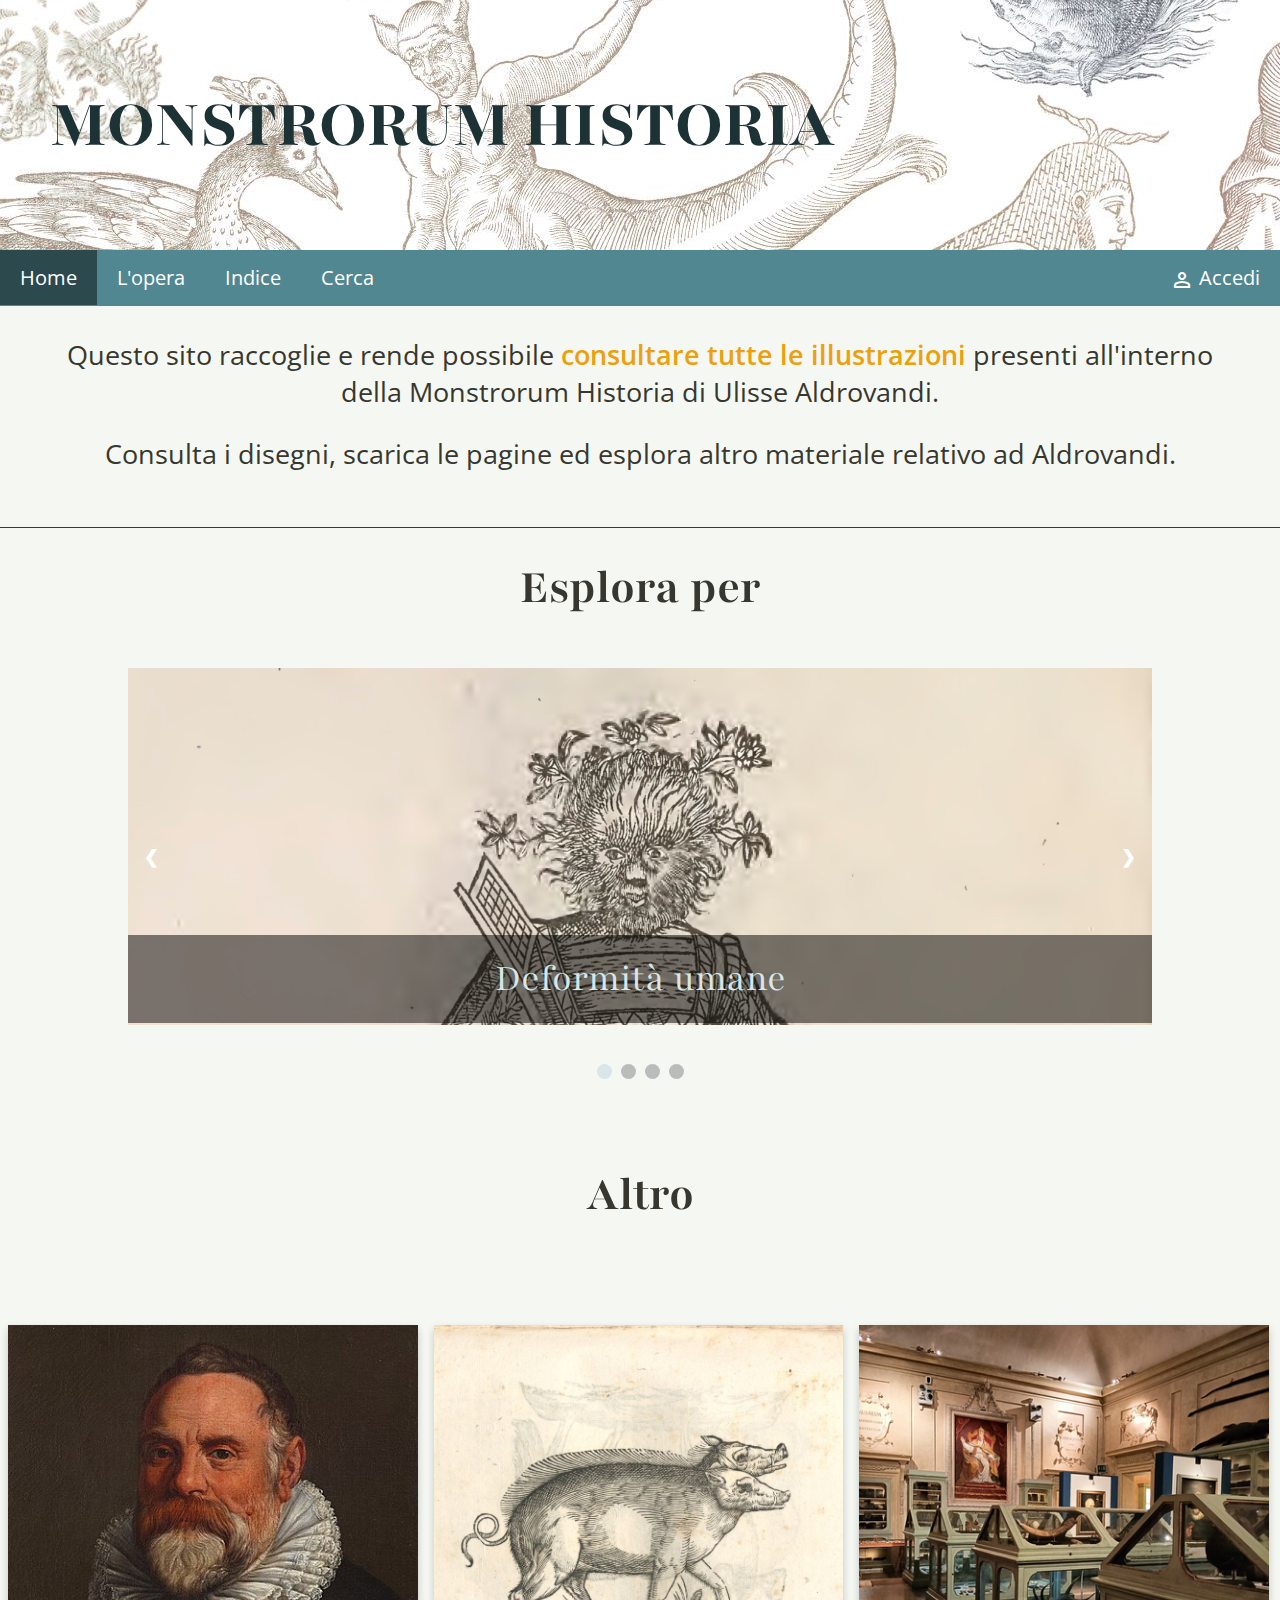
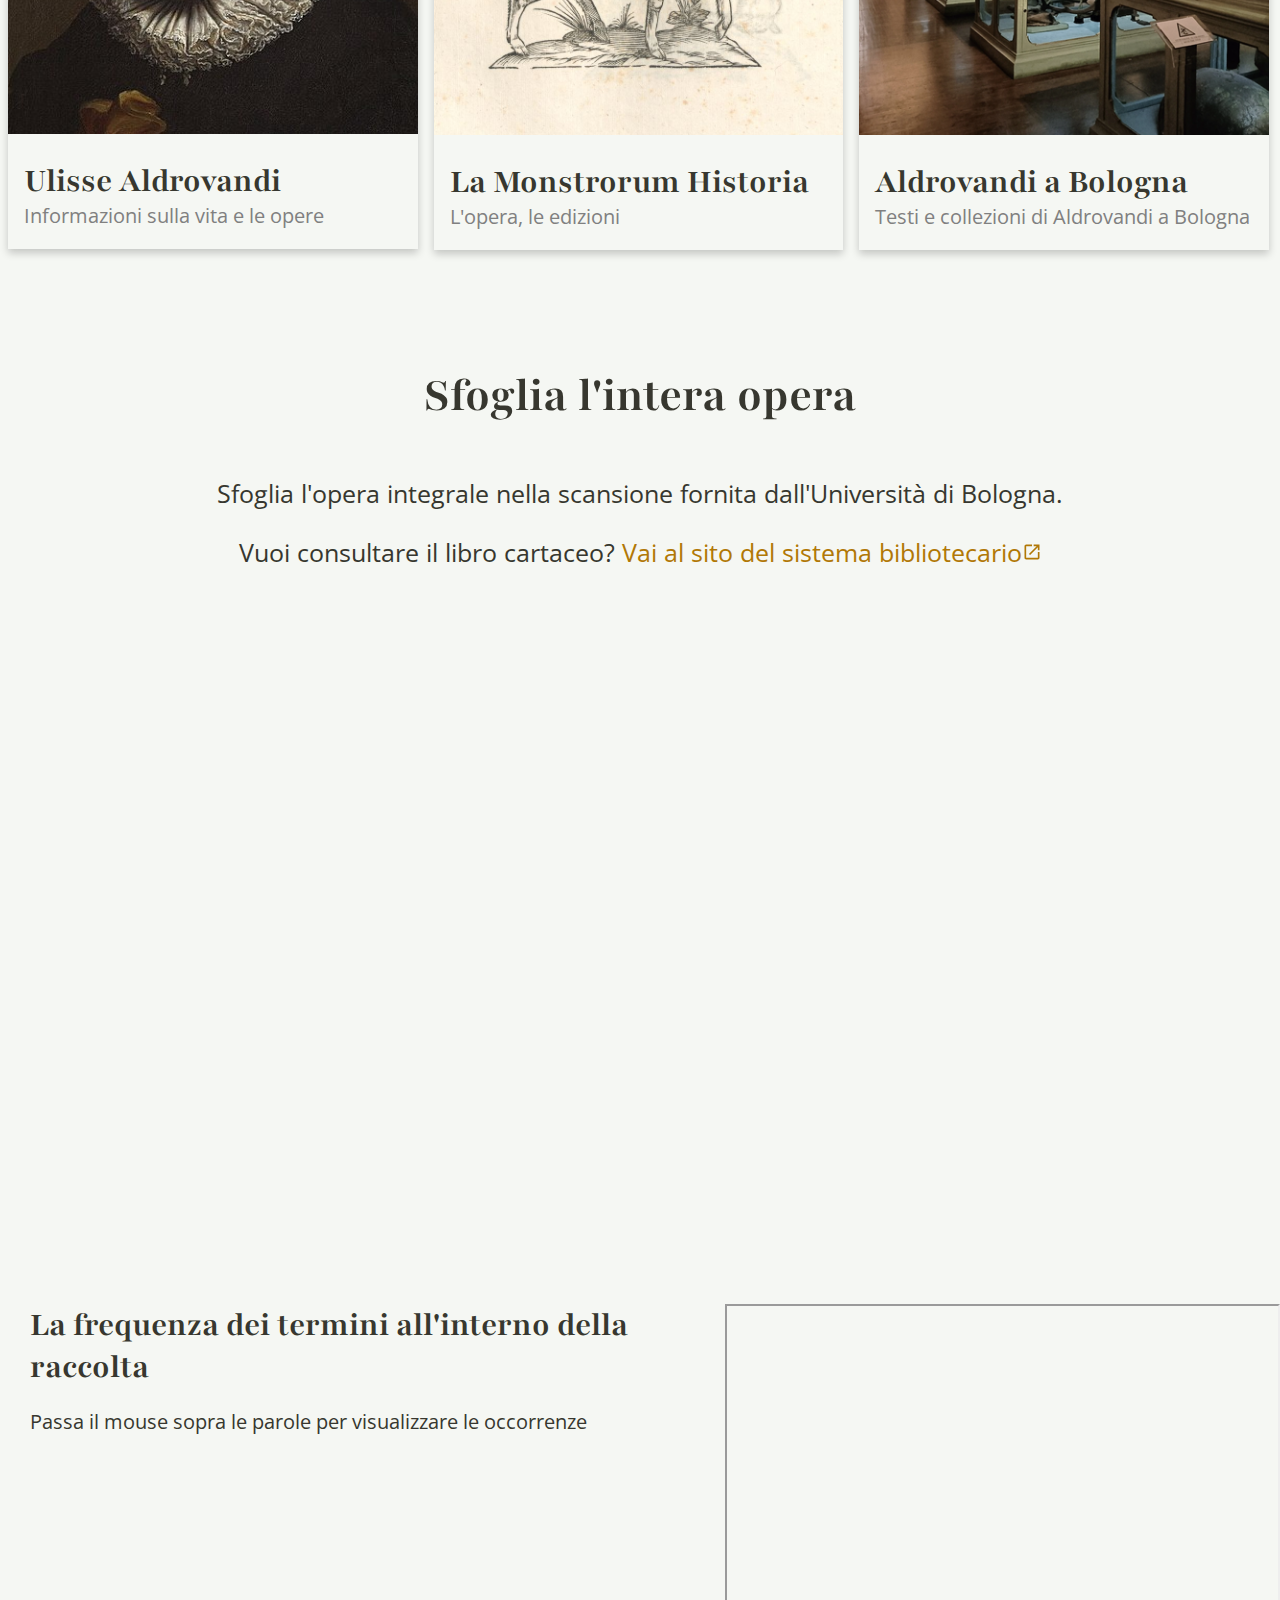
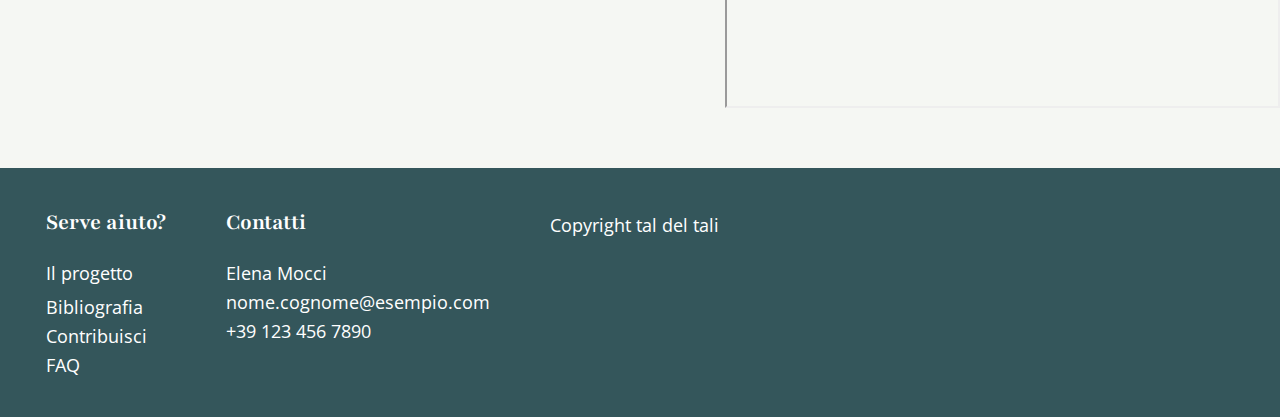
<file: index.html>
<!DOCTYPE html>
<html>
	<head>
		<title>Monstrorum Historia</title>
		<meta charset="utf-8">
		<link rel="icon" type="image/x-icon" href="images/favicon.ico">
		<link rel= "stylesheet" href= "css/style.css">
		<link rel="preconnect" href="https://fonts.googleapis.com">
		<link rel="preconnect" href="https://fonts.gstatic.com" crossorigin>
		<link href="https://fonts.googleapis.com/css2?family=Open+Sans:ital,wght@0,300..800;1,300..800&family=Playfair:ital,opsz,wght@0,5..1200,300..900;1,5..1200,300..900&display=swap" rel="stylesheet">
		<link href="https://fonts.googleapis.com/css2?family=Material+Symbols+Outlined" rel="stylesheet"/>
		<link rel="schema.DC" href="http://purl.org/dc/elements/1.1/"/>
			<META NAME="DC.Title" CONTENT="Monstrorum Historia"/>
			<META NAME="DC.Creator" CONTENT="Elena Mocci"/>
			<META NAME="DC.Subject" CONTENT="Illustrazioni, Monstrorum Historia, Ulisse Aldrovandi"/>
			<META NAME="DC.Description" CONTENT="Raccolta delle illustrazioni presenti nell'opera Monstrorum Historia di Ulisse Aldrovandi"/>
			<META NAME="DC.Date" CONTENT="2025/02/01"/>
			<META NAME="DC.Type" CONTENT="Catalogo web"/>
			<META NAME="DC.Source" CONTENT="Monstrorum historia. Cum Paralipomenis historiae omnium animalium. Bartholomaeus Ambrosinus ... labore, et studio uolumen composuit. Marcus Antonius Bernia in lucem edidit proprijs sumptibus ... cum indice copiosissimo"/>
			<META NAME="DC.Language" CONTENT="it"/>
	</head>

	<body>
		<!--segue header-->
		<div class="header_container">
		<a href="index.html"><div class="header">
			<h1>MONSTRORUM HISTORIA</h1>
		</div></a>
	</div>

		<!-- segue top navbar-->
		<div class="navbar">
		  <a class="active">Home</a>
		  <a href="opera.html">L'opera</a>
		  <a href="indice.html">Indice</a>
		  <a href="cerca.html">Cerca</a>
		  <a href="#" class="split"><span class="material-symbols-outlined">person</span> Accedi</a>
		</div>
		
		<!-- descrizione del sito-->
		<div id="presentazione_home">
		<p>Questo sito raccoglie e rende possibile <span>consultare tutte le illustrazioni</span> presenti all'interno della Monstrorum Historia di Ulisse Aldrovandi. </p>
		<p>Consulta i disegni, scarica le pagine ed esplora altro materiale relativo ad Aldrovandi.</p>
		</div>
		
		<!-- sezione destinata a ricerca e carosello cliccabile -->
		<div class="ricerca_per">
			<h2 class="page_titles">Esplora per</h2>

			<!--questo che segue è il carosello-->
			<div class="carosello_container">
				<div class="mySlides fade"><a href="deformita_umane.html" title="Vai alle illustrazioni">
				    <img src="images/puella.jpg" alt="ragazza con volto villoso" style="width:100%">
				    <div class="text">Deformità umane</div></a>
			    </div>
			    <div class="mySlides fade"><a href="" title="Vai alle illustrazioni">
				    <img src="images/animali.jpg" alt="pecora con due zampe sulla schiena" style="width:100%">
				    <div class="text">Deformità animali</div></a>
			    </div>
			    <div class="mySlides fade"><a href="" title="Vai alle illustrazioni">
				    <img src="images/spiga.jpg" alt="spiga deforme con quindici spighe attaccate allo stelo" style="width:100%">
				    <div class="text">Deformità vegetali</div></a>
				</div>
			  	<div class="mySlides fade"><a href="" title="Vai alle illustrazioni">
				    <img src="images/sole.jpg" alt="illustrazione di un sole con volto antropomorfo" style="width:100%">
				    <div class="text">Fenomeni celesti</div></a>
			  	</div>
			  	<!-- Next and previous buttons -->
			  	<a class="prev" onclick="plusSlides(-1)">&#10094;</a>
			  	<a class="next" onclick="plusSlides(1)">&#10095;</a>
				</div>
				<br>

				<!-- The dots/circles -->
				<div style="text-align:center">
				  <span class="dot" onclick="currentSlide(1)"></span>
				  <span class="dot" onclick="currentSlide(2)"></span>
				  <span class="dot" onclick="currentSlide(3)"></span>
				  <span class="dot" onclick="currentSlide(4)"></span>
				</div>
			</div>

			<script>  
			let slideIndex = 1;
showSlides(slideIndex);

function plusSlides(n) {
  showSlides(slideIndex += n);
}

function currentSlide(n) {
  showSlides(slideIndex = n);
}

function showSlides(n) {
  let i;
  let slides = document.getElementsByClassName("mySlides");
  let dots = document.getElementsByClassName("dot");
  if (n > slides.length) {slideIndex = 1}    
  if (n < 1) {slideIndex = slides.length}
  for (i = 0; i < slides.length; i++) {
    slides[i].style.display = "none";  
  }
  for (i = 0; i < dots.length; i++) {
    dots[i].className = dots[i].className.replace(" active", "");
  }
  slides[slideIndex-1].style.display = "block";  
  dots[slideIndex-1].className += " active";
}
		</script>
		

		<!-- seconda sezione per inserire altre info utili-->
		<div class="more_informations">
			<h2 class="page_titles">Altro</h2>
			<div class="row">
			  <div class="column">
			    <a href="#"><div class="card" id="card_1">
			      <img src="images/Aldrovandi.jpg" alt="Aldrovandi" style="width:100%">
			      <div class="container">
			        <h2 class="card_titles">Ulisse Aldrovandi</h2>
			        <p class="title">Informazioni sulla vita e le opere</p>
			      </div>
			    </div></a>
			  </div>

			  <div class="column">
			   <a href="#"><div class="card" id="card_2">
			      <img src="images/Monstrorum_historia.png" alt="suino con due teste" style="width:100%">
			      <div class="container">
			        <h2 class="card_titles">La Monstrorum Historia</h2>
			        <p class="title">L'opera, le edizioni</p>
			      </div>
			    </div></a>
			  </div>

			  <div class="column">
			    <a href="#"><div class="card" id="card_3">
			      <img src="images/museo.png" alt="museo dedicato ad Aldrovandi" style="width:100%">
			      <div class="container">
			        <h2 class="card_titles">Aldrovandi a Bologna</h2>
			        <p class="title">Testi e collezioni di Aldrovandi a Bologna</p>
			      </div>
			    </div></a>
			  </div>
			</div>
		</div>
		<div class="visualizzatore_pdf">
			<h2 class="page_titles">Sfoglia l'intera opera</h2>
			<p>Sfoglia l'opera integrale nella scansione fornita dall'Università di Bologna.</p>
			<p>Vuoi consultare il libro cartaceo? <a title="Vai al sito del sistema bibliotecario" href="https://sol.unibo.it/SebinaOpac/resource/vlyssis-aldrouandi-monstrorum-historia-cum-paralipomenis-historiae-omnium-animalium-bartholomaeus-am/UBO02896845" target=”_blank”>Vai al sito del sistema bibliotecario<svg xmlns="http://www.w3.org/2000/svg" height="20px" viewBox="0 -960 960 960" width="20px" fill="#B17806"><path d="M200-120q-33 0-56.5-23.5T120-200v-560q0-33 23.5-56.5T200-840h280v80H200v560h560v-280h80v280q0 33-23.5 56.5T760-120H200Zm188-212-56-56 372-372H560v-80h280v280h-80v-144L388-332Z"/></svg></a></p>
			<iframe src="https://historica.unibo.it/static/extra/mirador-3.0.0/index.html?manifest=/json/iiif/20.500.14008/78076/265809/manifest?&maxheight=600" title="Image viewer"allowfullscreen frameborder="0"></iframe>
		</div>

		<div class="tagcloud_container">
			<div class="blocco_testo">
			<h3>La frequenza dei termini all'interno della raccolta</h3>
			<p>Passa il mouse sopra le parole per visualizzare le occorrenze</p>
			</div>
			<iframe style='width: 600px; height: 400px;' src='https://voyant-tools.org/tool/Cirrus/?palette=36cb9f02798e7bac14cc09783e0c7b3b&stopList=keywords-349f397949153fe921ec8399c6564752&whiteList=&visible=100&corpus=9eaa1984a3908dab4d9015e93c12b1a6'></iframe>
		</div>

		<!-- segue footer -->
		<footer>
			<div class="container">
				<div class="footer_content">
					<h3>Serve aiuto?</h3>
					<p><a title="Vedi il project plan" href="progetto.html">Il progetto</a><p>
					<p><a href="#">Bibliografia</a></p>
					<p><a href="#">Contribuisci</a></p>
					<p><a href="#">FAQ</a></p>
				</div>
				<div class="footer_content">
					<h3>Contatti</h3>
					<p>Elena Mocci</p>
					<p>nome.cognome@esempio.com</p>
					<p>+39 123 456 7890</p>
				</div>
				<div class="footer_content">
					<p>Copyright tal del tali</p>
				</div>
			</div>
		</footer>

	</body>
</file>
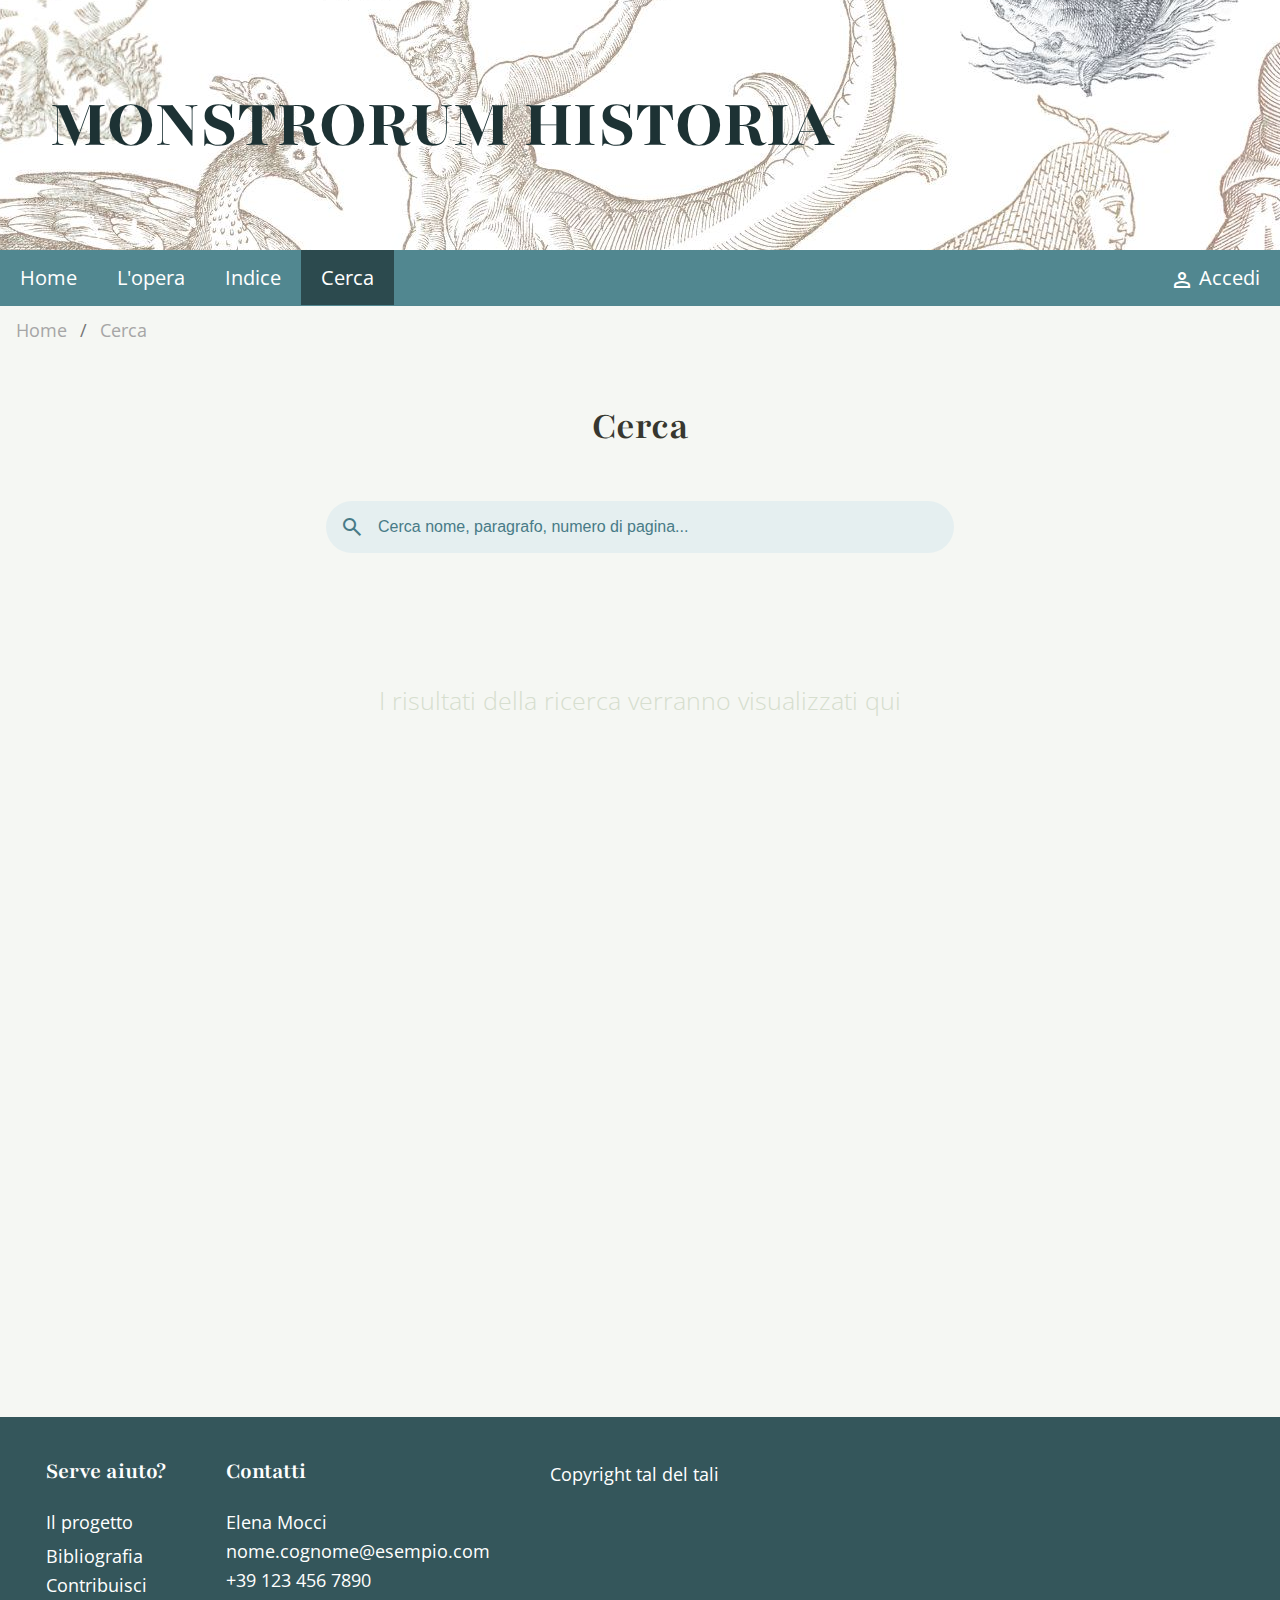
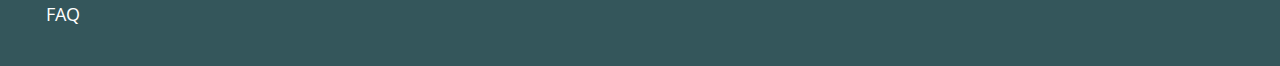
<file: cerca.html>
<!DOCTYPE html>
<html>
	<head>
		<title>Cerca</title>
		<meta charset="utf-8">
		 <link rel="icon" type="image/x-icon" href="images/favicon.ico">
		<link rel= "stylesheet" href= "css/style.css">
		<link rel="preconnect" href="https://fonts.googleapis.com">
		<link rel="preconnect" href="https://fonts.gstatic.com" crossorigin>
		<link href="https://fonts.googleapis.com/css2?family=Open+Sans:ital,wght@0,300..800;1,300..800&family=Playfair:ital,opsz,wght@0,5..1200,300..900;1,5..1200,300..900&display=swap" rel="stylesheet">
		<link rel="stylesheet" href="https://fonts.googleapis.com/css2?family=Material+Symbols+Outlined" rel="stylesheet"/>

	</head>

	<body>
		<!--segue header-->
		<div class="header_container">
			<a href="index.html"><div class="header">
				<h1>MONSTRORUM HISTORIA</h1>
			</div></a>
		</div>
			<!-- segue top navbar-->
			<div class="navbar">
			  <a href="index.html">Home</a>
			  <a href="opera.html">L'opera</a>
			  <a href="indice.html">Indice</a>
			  <a class="active">Cerca</a>
			  <a href="#" class="split"><span class="material-symbols-outlined">person</span> Accedi</a>
			</div>
			

			<ul class="breadcrumb">
				  <li><a href="index.html">Home</a></li>
				  <li>Cerca</li>
				</ul>
		

		<div id="contenuto_cerca">
		<h2 id="cerca">Cerca</h2>

		<form>
			<div class="search">
				<span class="material-symbols-outlined">search</span>
				<input class="search_input" type="search" placeholder="Cerca nome, paragrafo, numero di pagina..."> 
			</div>
		</form>
		</div>

		<div id="messaggio_pagina">
			I risultati della ricerca verranno visualizzati qui 
		</div>


		<footer>
			<div class="container">
				<div class="footer_content">
					<h3>Serve aiuto?</h3>
					<p><a href="progetto.html">Il progetto</a><p>
					<p><a href="#">Bibliografia</a></p>
					<p><a href="#">Contribuisci</a></p>
					<p><a href="#">FAQ</a></p>
				</div>
				<div class="footer_content">
					<h3>Contatti</h3>
					<p>Elena Mocci</p>
					<p>nome.cognome@esempio.com</p>
					<p>+39 123 456 7890</p>
				</div>
				<div class="footer_content">
					<p>Copyright tal del tali</p>
				</div>
			</div>
		</footer>
	</body>
</file>
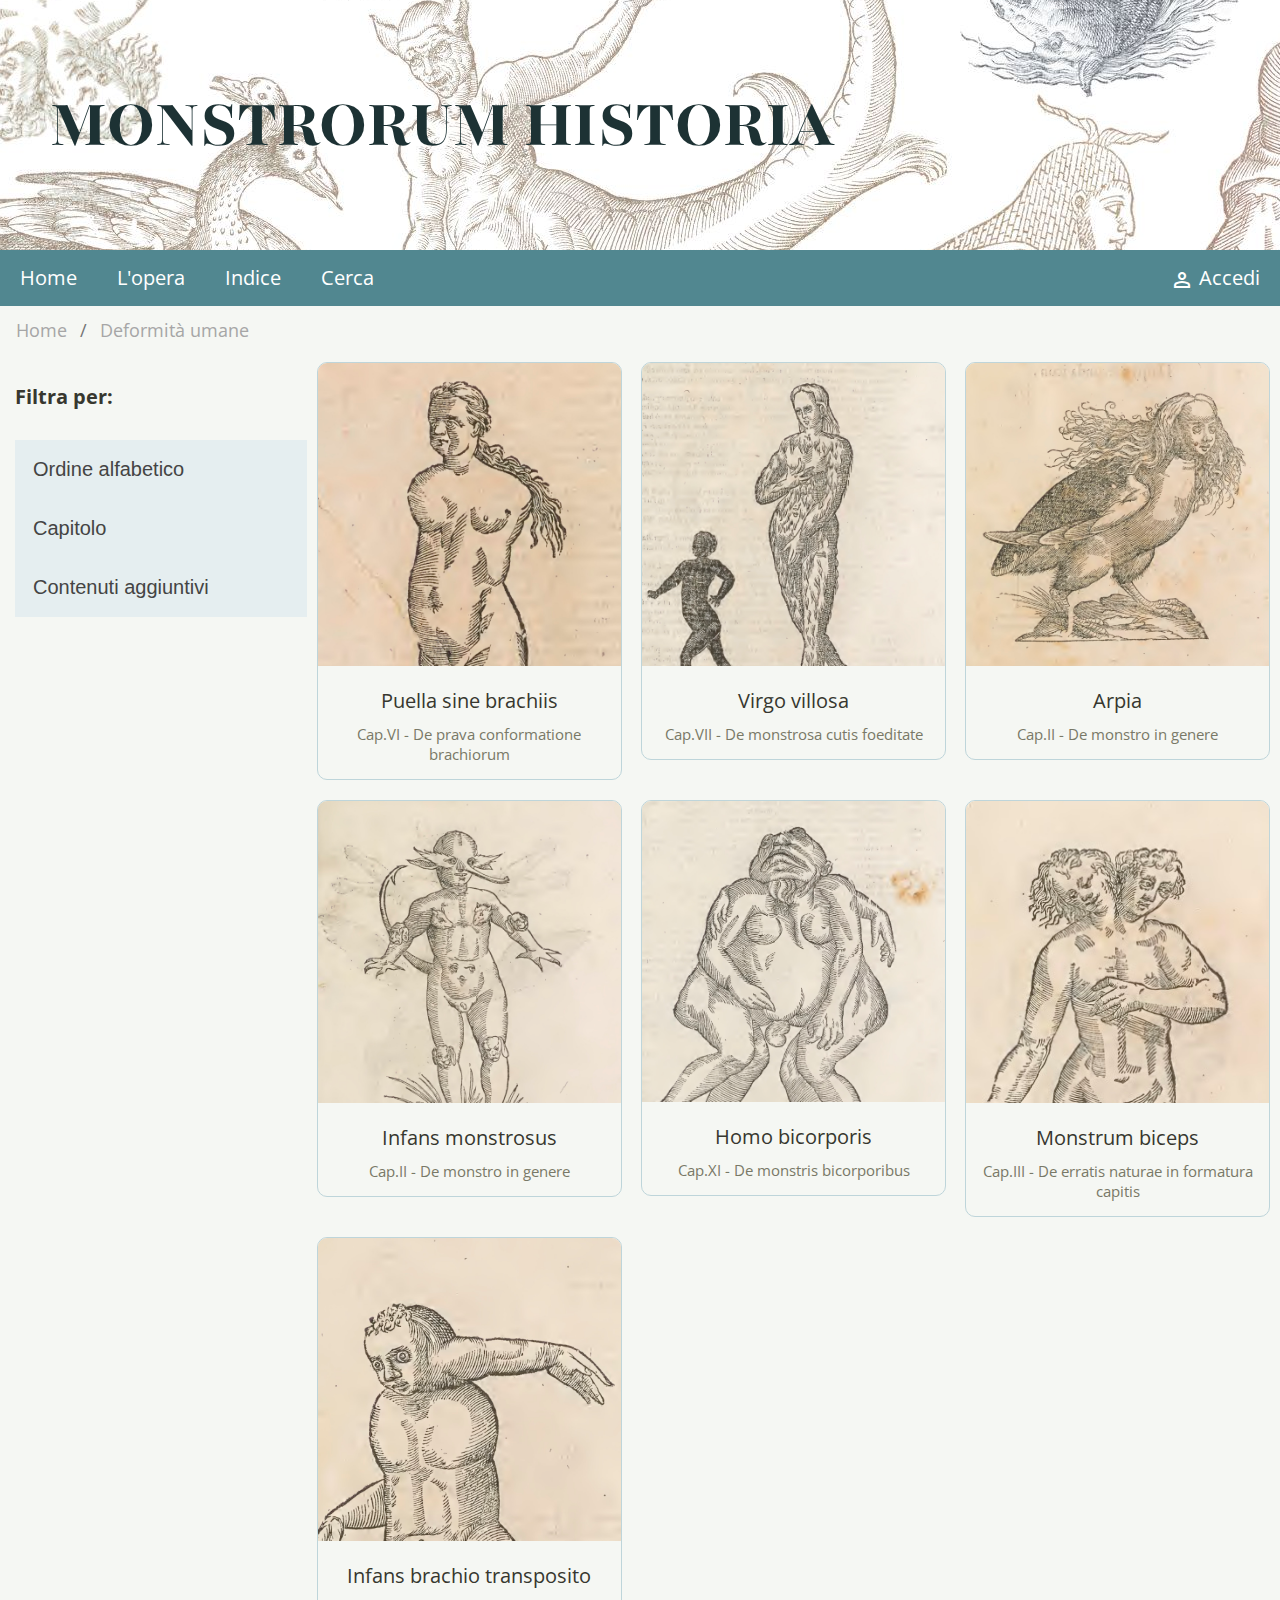
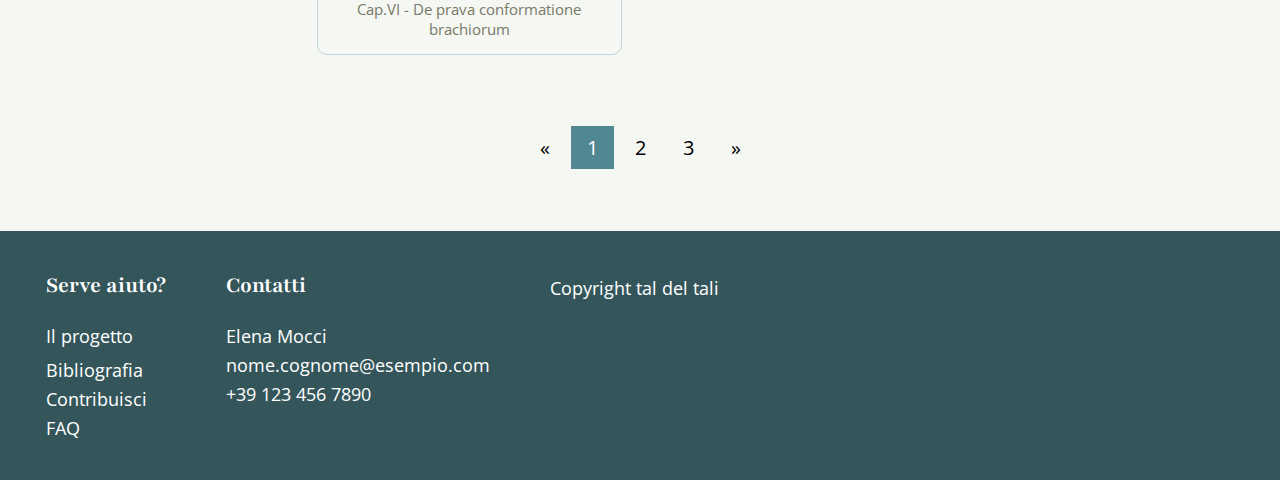
<file: deformita_umane.html>
<!DOCTYPE html>
<html>
	<head>
		<title>Deformità umane</title>
		<meta charset="utf-8">
		<link rel="icon" type="image/x-icon" href="images/favicon.ico">
		<link rel= "stylesheet" href= "css/style.css">
		<link rel="preconnect" href="https://fonts.googleapis.com">
		<link rel="preconnect" href="https://fonts.gstatic.com" crossorigin>
		<link href="https://fonts.googleapis.com/css2?family=Open+Sans:ital,wght@0,300..800;1,300..800&family=Playfair:ital,opsz,wght@0,5..1200,300..900;1,5..1200,300..900&display=swap" rel="stylesheet">
		<link rel="stylesheet" href="https://cdnjs.cloudflare.com/ajax/libs/font-awesome/4.7.0/css/font-awesome.min.css">
		<link href="https://fonts.googleapis.com/css2?family=Material+Symbols+Outlined" rel="stylesheet"/>
	</head>

	<body>


		<div class="header_container">
			<a href="index.html"><div class="header">
				<h1>MONSTRORUM HISTORIA</h1>
			</div></a>
		</div>

		<!-- segue top navbar-->
		<div class="navbar">
			<a href="index.html">Home</a>
			<a href="opera.html">L'opera</a>
			<a href="indice.html">Indice</a>
			<a href="cerca.html">Cerca</a>
			<a href="#" class="split"><span class="material-symbols-outlined">person</span> Accedi</a>
		</div>
		

			<ul class="breadcrumb">
				  <li><a href="index.html">Home</a></li>
				  <li>Deformità umane</li>
				</ul>


		<div class="main">
			<div class="sezione_filtri">
				<h4>Filtra per:</h4>
				<div class="filtri">
						<button class="accordion">Ordine alfabetico</button>
						<div class="panel">
							<div class="ordine_alfabetico">
								<button class="alphabeth_button">Dalla A alla Z</button>
								<button class="alphabeth_button">Dalla Z alla A</button>
							</div>
						</div>

						<button class="accordion">Capitolo</button>
						<div class="panel">
							<div class="lista_capitoli">
							 	<input type="checkbox" id="cap1" name="cap1" value="cap1">
								<label for="checkbox"> Cap.1</label><br>
								<input type="checkbox" id="cap2" name="cap2" value="cap2">
								<label for="cap2"> Cap.2</label><br>
								<input type="checkbox" id="cap3" name="cap3" value="cap3">
								<label for="cap3"> Cap.3</label><br>
								<input type="checkbox" id="cap4" name="cap4" value="cap4">
								<label for="cap4"> Cap.4</label><br>
								<input type="checkbox" id="cap5" name="cap5" value="cap5">
								<label for="cap5"> Cap.5</label><br>
								<input type="checkbox" id="cap6" name="cap6" value="cap6">
								<label for="cap6"> Cap.6</label><br>
							</div>
						</div>

						<button class="accordion">Contenuti aggiuntivi</button>
						<div class="panel">
							<div class="contenuti_aggiuntivi">
						  		<input type="checkbox" id="museo" name="museo" value="museo">
								<label for="checkbox">Museo collegato</label><br>
								<input type="checkbox" id="patologia" name="patologia" value="patologia">
								<label for="patologia">Patologia individuata</label><br>
								<input type="checkbox" id="mitologia" name="mitologia" value="mitologia">
								<label for="mitologia">Rimandi mitologici</label><br>
							</div>
						</div>
				</div>
			</div>

			<script>
				var acc = document.getElementsByClassName("accordion");
	var i;

	for (i = 0; i < acc.length; i++) {
	  acc[i].addEventListener("click", function() {
	    /* Toggle between adding and removing the "active" class,
	    to highlight the button that controls the panel */
	    this.classList.toggle("active");

	    /* Toggle between hiding and showing the active panel */
	    var panel = this.nextElementSibling;
	    if (panel.style.display === "block") {
	      panel.style.display = "none";
	    } else {
	      panel.style.display = "block";
	    }
	  });
	}
			</script>

			<div class="contenitore_foto">
				
				<div class="responsive2">
					  <div class="gallery">
					    <a href="puella.html">
					      <img src="images/puella_sine_brachiis2.jpg" alt="ragazza senza braccia">
					    </a>
					    <div class="desc">
					    <h4>Puella sine brachiis</h4>
					    <p>Cap.VI - De prava conformatione brachiorum</p>
					  	</div>
					  </div>
					</div>
				<div class="responsive2">
					  <div class="gallery">
					    <a href="#">
					      <img src="images/virgo_villosa.jpg" alt="ragazza virgo_villosa">
					    </a>
					    <div class="desc">
					    <h4>Virgo villosa</h4>
					    <p>Cap.VII - De monstrosa cutis foeditate</p>
					  	</div>
					  </div>
					</div>

					<div class="responsive2">
					  <div class="gallery">
					    <a href="#">
					      <img src="images/arpia.jpg" alt="Arpia">
					    </a>
					    <div class="desc">
					    <h4>Arpia</h4>
					    <p>Cap.II - De monstro in genere</p>
					  	</div>
					  </div>
					</div>

					<div class="responsive2">
					  <div class="gallery">
					    <a href="#">
					      <img src="images/infans.jpg" alt="bambino mostruoso">
					    </a>
					    <div class="desc">
					    <h4>Infans monstrosus</h4>
					    <p>Cap.II - De monstro in genere</p>
					  </div>
					  </div>
					</div>

					<div class="responsive2">
					  <div class="gallery">
					    <a href="#">
					      <img src="images/homo_bicorporis.jpg" alt="uomo con una testa e due corpi">
					    </a>
					    <div class="desc">
					    <h4>Homo bicorporis</h4>
					    <p>Cap.XI - De monstris bicorporibus</p>
					  	</div>
					  </div>
					</div>
					<div class="responsive2">
					  <div class="gallery">
					    <a href="#">
					      <img src="images/monstrum_biceps.jpg" alt="mostro con due teste">
					    </a>
					    <div class="desc">
					    <h4>Monstrum biceps</h4>
					    <p>Cap.III - De erratis naturae in formatura capitis</p>
					  	</div>
					  </div>
					</div>
					<div class="responsive2">
					  <div class="gallery">
					    <a href="#">
					      <img src="images/infans_brachio_transposito.jpg" alt="bambino con braccio collocato sul collo">
					    </a>
					    <div class="desc">
					    <h4>Infans brachio transposito</h4>
					    <p>Cap.VI - De prava conformatione brachiorum</p>
					  	</div>
					  </div>
					</div>

					<div class="clearfix"></div>
				</div>
			</div>

			<div class="pagination_container">
				<div class="pagination">
					  <a href="#">&laquo;</a>
					  <a href="#" class="active">1</a>
					  <a href="#">2</a>
					  <a href="#">3</a>
					  <a href="#">&raquo;</a>
				</div>
			</div>

			

		<footer>
			<div class="container">
				<div class="footer_content">
					<h3>Serve aiuto?</h3>
					<p><a href="progetto.html" title="Vai al project plan">Il progetto</a><p>
					<p><a href="#">Bibliografia</a></p>
					<p><a href="#">Contribuisci</a></p>
					<p><a href="#">FAQ</a></p>
				</div>
				<div class="footer_content">
					<h3>Contatti</h3>
					<p>Elena Mocci</p>
					<p>nome.cognome@esempio.com</p>
					<p>+39 123 456 7890</p>
				</div>
				<div class="footer_content">
					<p>Copyright tal del tali</p>
				</div>
			</div>
		</footer>
	</body>
</file>
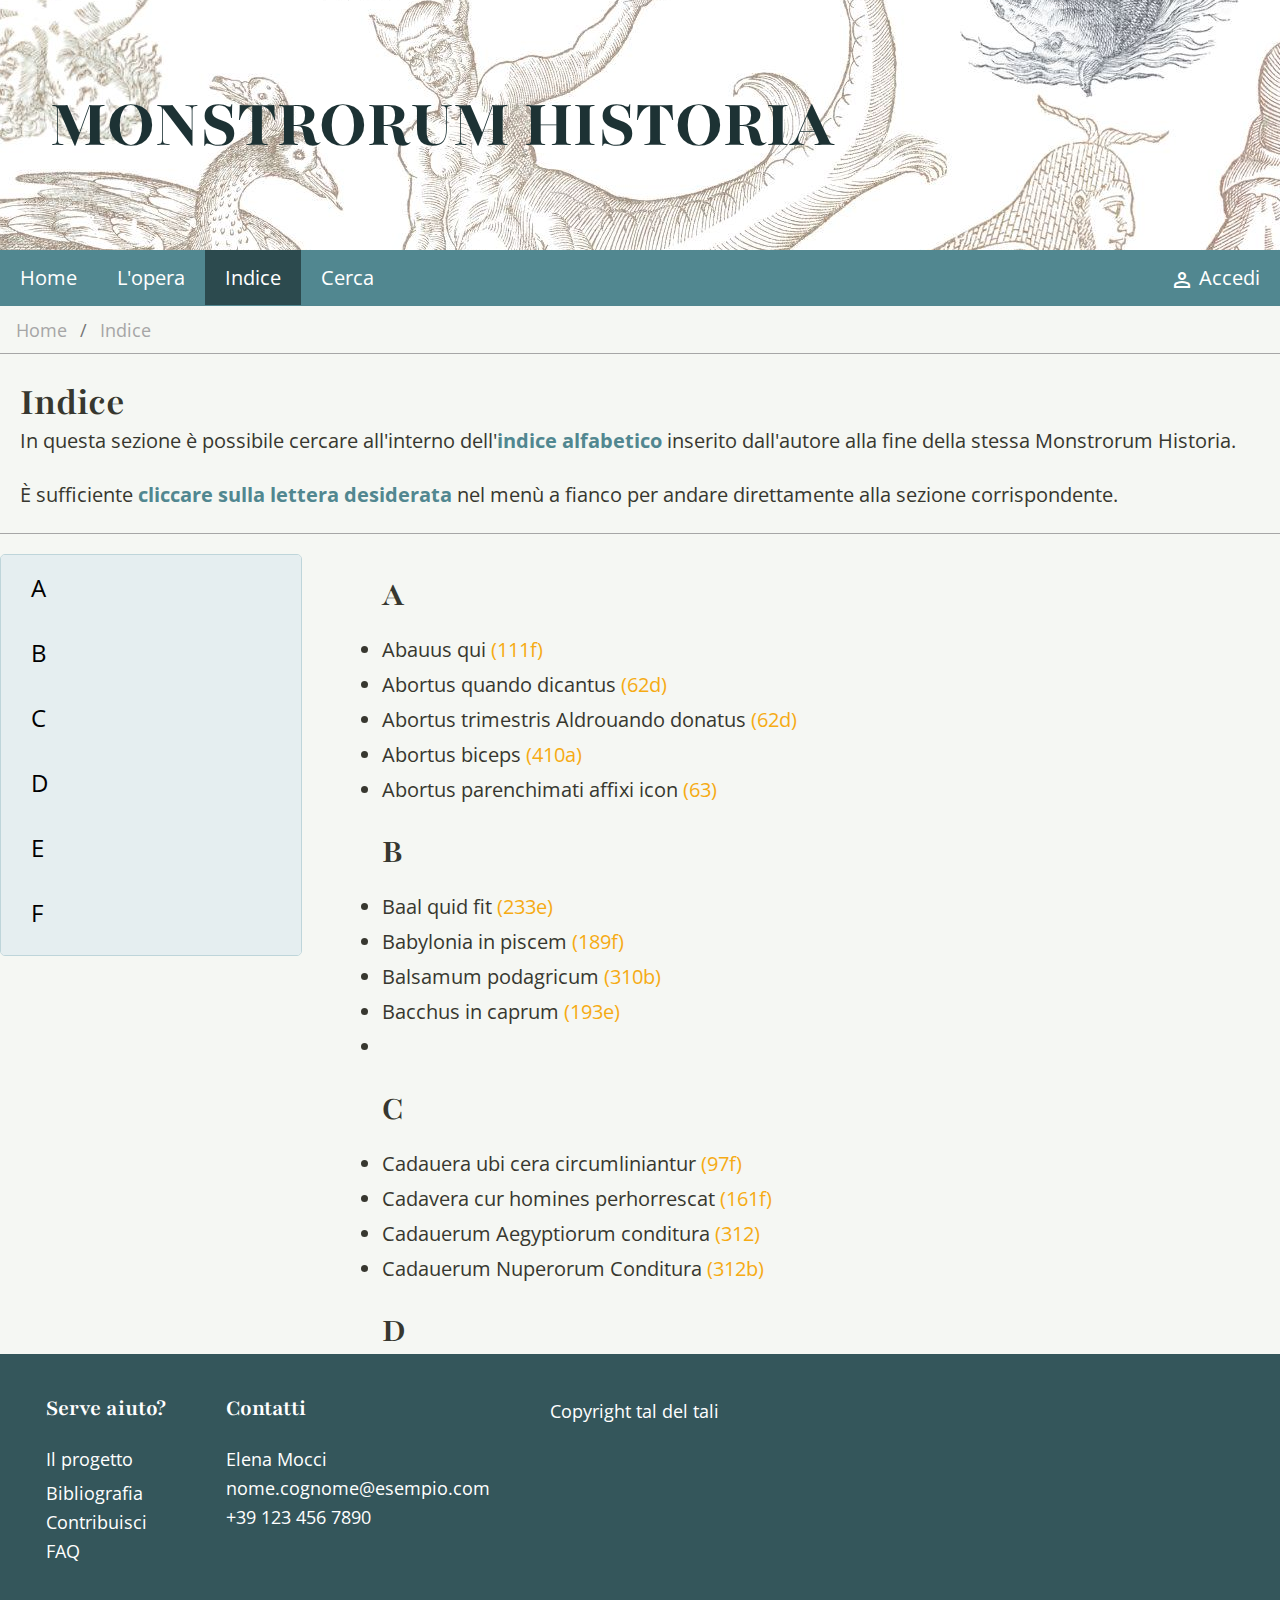
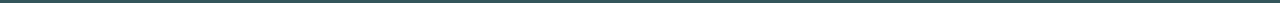
<file: indice.html>
<!DOCTYPE html>
<html>
	<head>
		<title>Indice</title>
		<meta charset="utf-8">
		<link rel="icon" type="image/x-icon" href="images/favicon.ico">
		<link rel= "stylesheet" href= "css/style.css">
		<link rel="preconnect" href="https://fonts.googleapis.com">
		<link rel="preconnect" href="https://fonts.gstatic.com" crossorigin>
		<link href="https://fonts.googleapis.com/css2?family=Open+Sans:ital,wght@0,300..800;1,300..800&family=Playfair:ital,opsz,wght@0,5..1200,300..900;1,5..1200,300..900&display=swap" rel="stylesheet">	
		<link href="https://fonts.googleapis.com/css2?family=Material+Symbols+Outlined" rel="stylesheet"/>
	</head>

	<body>
	<!--segue header-->
		<div class="header_container">
			<a href="index.html"><div class="header">
				<h1>MONSTRORUM HISTORIA</h1>
			</div></a>
		</div>
			<!-- segue top navbar-->
			<div class="navbar">
			  <a href="index.html">Home</a>
			  <a href="opera.html">L'opera</a>
			  <a href="indice.html" class="active">Indice</a>
			  <a href="cerca.html">Cerca</a>
			  <a href="#" class="split"><span class="material-symbols-outlined">person</span> Accedi</a>
			</div>
			
			

			<!-- briciole di pane-->
			<ul class="breadcrumb">
				<li><a href="index.html">Home</a></li>
				<li>Indice</li>
			</ul>
		
		<!-- segue contenuto della pagina, con, prima dell'indice, una breve descrizione-->
	
		<div id="descrizione_indice">
			<h2>Indice</h2>
			<p>In questa sezione è possibile cercare all'interno dell'<strong>indice alfabetico</strong> inserito dall'autore alla fine della stessa Monstrorum Historia.</p> <br>
			<p>&Egrave; sufficiente <strong>cliccare sulla lettera desiderata</strong> nel menù a fianco per andare direttamente alla sezione corrispondente.</p>
		</div>
	<div id="whole_index">
	<div id="sidebar_container">
		<div class="sidebar">
		  	<a href="#a">A</a>
		 	<a href="#b">B</a>
		  	<a href="#c">C</a>
		  	<a href="#d">D</a>
		  	<a href="#e">E</a>
		  	<a href="#f">F</a>
		  	<a href="#g">G</a>
		  	<a href="#h">H</a>
		  	<a href="#i">I</a>
		  	<a href="#l">L</a>
		  	<a href="#m">M</a>
		  	<a href="#n">N</a>
		  	<a href="#o">O</a>
		  	<a href="#p">P</a>
		  	<a href="#q">Q</a>
		  	<a href="#r">R</a>
		  	<a href="#">S</a>
		  	<a href="#">T</a>
		  	<a href="#">U</a>
		  	<a href="#">V</a>
		  	<a href="#">Z</a>
		</div>
	</div>
		<div id="index_container">
			<div id="index_text">
			<h2 id="a">A</h2>
			<ul>
				<li>Abauus qui <a href="#">(111f)</a></li>
				<li>Abortus quando dicantus <a href="#">(62d)</a></li>
				<li>Abortus trimestris Aldrouando donatus <a href="">(62d)</a></li>
				<li>Abortus biceps <a href="#">(410a)</a></li>
				<li>Abortus parenchimati affixi icon <a href="#">(63)</a></li>
			</ul>
			<h2 id="b">B</h2>
			<ul>
				<li>Baal quid fit <a href="#">(233e)</a></li>
				<li>Babylonia in piscem <a href="#">(189f)</a></li>
				<li>Balsamum podagricum <a href="#">(310b)</a></li>
				<li>Bacchus in caprum <a href="#">(193e)</a></li>
				<li></li>
			</ul>
			<h2 id="c">C</h2>
			<ul>
				<li>Cadauera ubi cera circumliniantur <a href="#">(97f)</a></li>
				<li>Cadavera cur homines perhorrescat <a href="#">(161f)</a></li>
				<li>Cadauerum Aegyptiorum conditura <a href="#">(312)</a></li>
				<li>Cadauerum Nuperorum Conditura <a href="#">(312b)</a></li>
			</ul>

			<h2 id="d">D</h2>
			<ul>
				<li>Daphnis metamorphosis <a href="#">(148d)</a></li>
				<li>Demonum lingua qualis <a href="#"></a>(228b)</li>
				<li>Demonum vis <a href="#">(400b)</a></li>
				<li>Demoniformis partus causa <a href="#">(399e)</a></li>
				<li>Delphini et hominis sympathia <a href="#">(72d)</a></li>
			</ul>
			<h2 id="e">E</h2>
		 	<ul>
				<li>Ebry vitium <a href="#">(271e)</a></li>
				<li>Ebry aquafacti <a href="#">(209e)</a></li>
				<li>Echo Iunonis filia <a href="#">(188c)</a></li>
				<li>Edulia varia <a href="#">(75e)</a></li>
				<li>Effluuia quid sint <a href="#">(733h)</a></li>
			</ul>
			</div>
		</div>
	</div>
	<div>
		<footer>
			<div class="container">
				<div class="footer_content">
					<h3>Serve aiuto?</h3>
					<p><a href="progetto.html" title="Vedi il project plan">Il progetto</a><p>
					<p><a href="#">Bibliografia</a></p>
					<p><a href="#">Contribuisci</a></p>
					<p><a href="#">FAQ</a></p>
				</div>
				<div class="footer_content">
					<h3>Contatti</h3>
					<p>Elena Mocci</p>
					<p>nome.cognome@esempio.com</p>
					<p>+39 123 456 7890</p>
				</div>
				<div class="footer_content">
					<p>Copyright tal del tali</p>
				</div>
			</div>
		</footer>
	</div>
	</body>
</file>
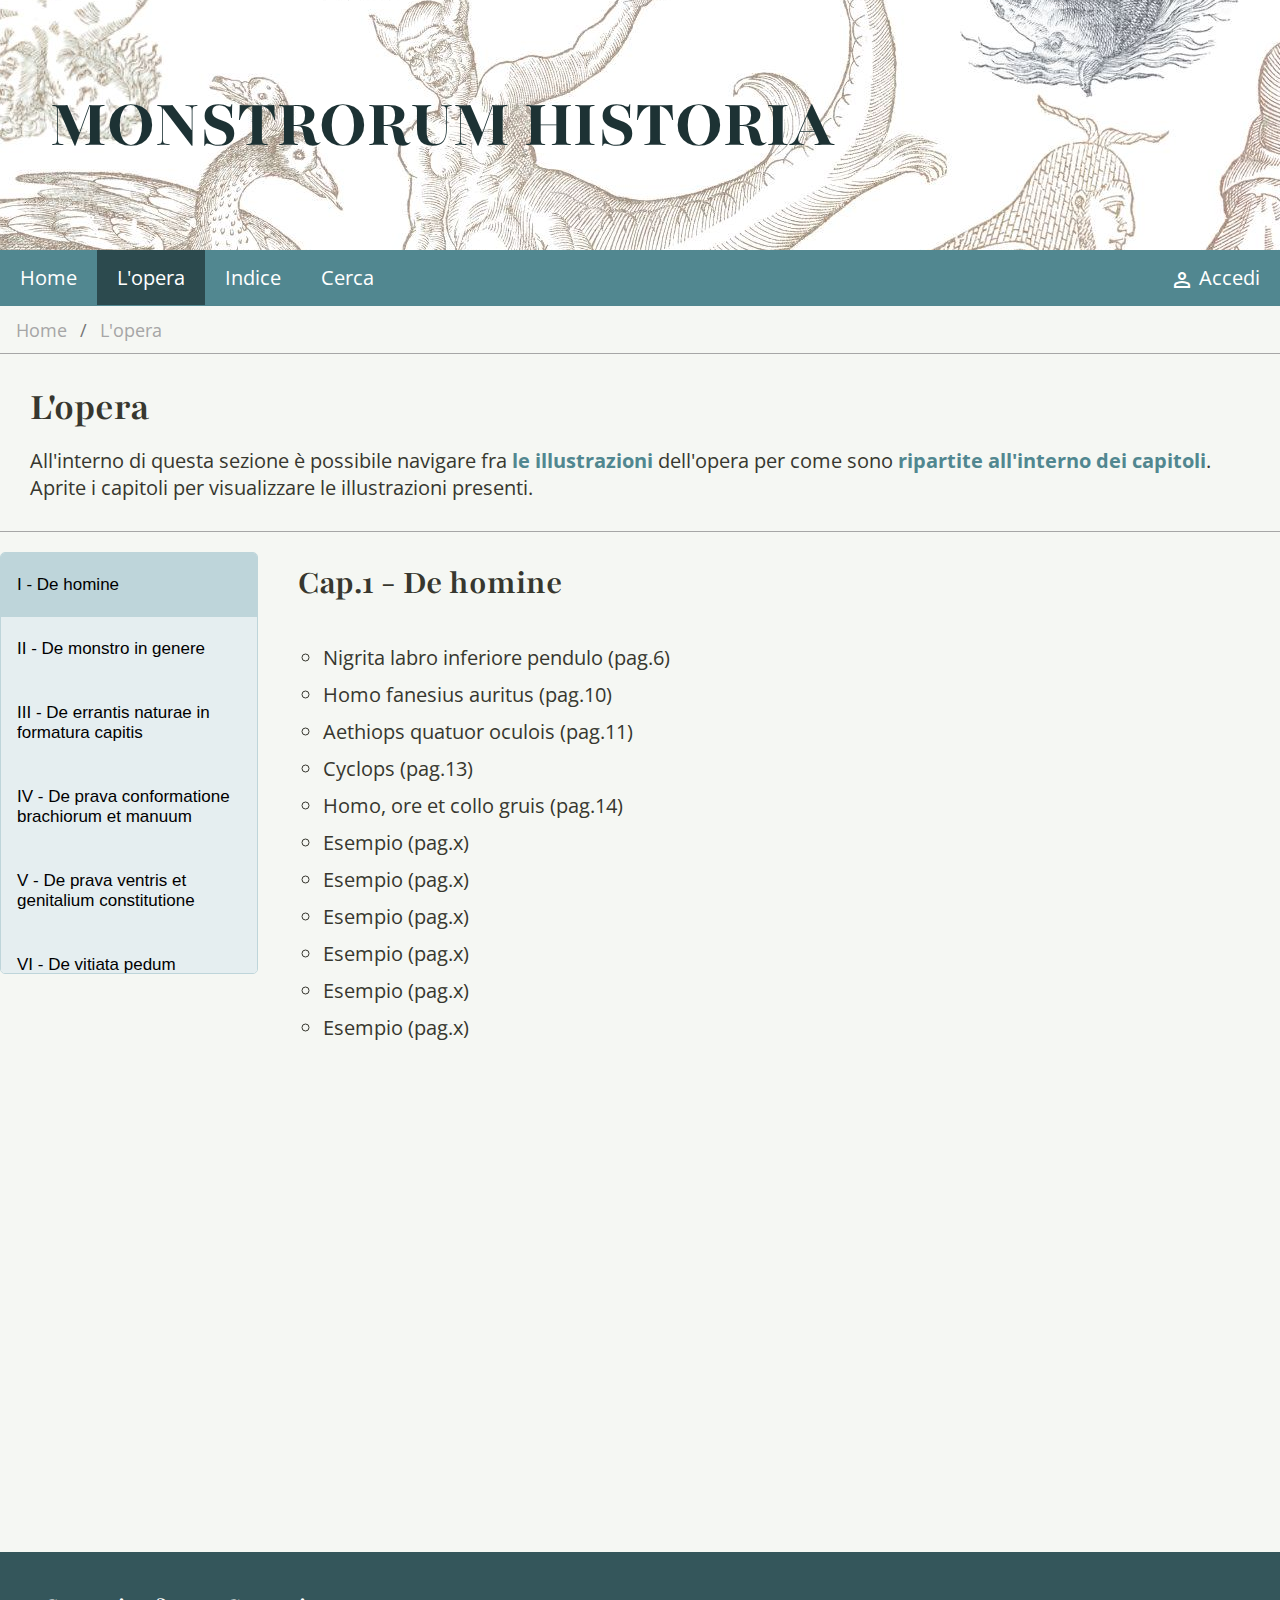
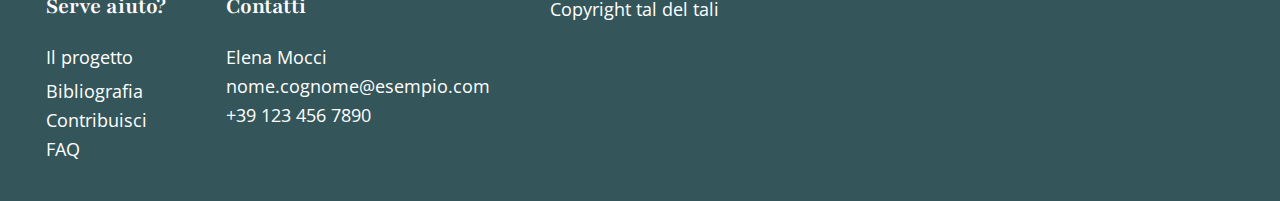
<file: opera.html>
<!DOCTYPE html>
<html>
	<head>
		<title>L'opera</title>
		<meta charset="utf-8">
		<link rel="icon" type="image/x-icon" href="images/favicon.ico">
		<link rel= "stylesheet" href= "css/style.css">
		<link rel="preconnect" href="https://fonts.googleapis.com">
		<link rel="preconnect" href="https://fonts.gstatic.com" crossorigin>
		<link href="https://fonts.googleapis.com/css2?family=Open+Sans:ital,wght@0,300..800;1,300..800&family=Playfair:ital,opsz,wght@0,5..1200,300..900;1,5..1200,300..900&display=swap" rel="stylesheet">	
		<link href="https://fonts.googleapis.com/css2?family=Material+Symbols+Outlined" rel="stylesheet"/>
	</head>

	<body>
	<!--segue header-->
	<div class="header_container">
		<a href="index.html"><div class="header">
			<h1>MONSTRORUM HISTORIA</h1>
		</div></a>
	</div>
			<!-- segue top navbar-->
			<div class="navbar">
			  <a href="index.html">Home</a>
			  <a href="#" class="active">L'opera</a>
			  <a href="indice.html" >Indice</a>
			  <a href="cerca.html">Cerca</a>
			  <a href="#" class="split"><span class="material-symbols-outlined">person</span> Accedi</a>
			</div>
			
		
				<ul class="breadcrumb">
				  <li><a href="index.html">Home</a></li>
				  <li>L'opera</li>
				</ul>

		<div id="messaggio_opera">
		<h2>L'opera</h2>
		<p>All'interno di questa sezione è possibile navigare fra <strong>le illustrazioni</strong> dell'opera per come sono <strong>ripartite all'interno dei capitoli</strong>. <br> Aprite i capitoli per visualizzare le illustrazioni presenti.</p>
		</div>
	<div id="whole_tab">
		<div class="tab">
		  <button class="tablinks" onclick="openCity(event, 'cap.1')" id="defaultOpen">I - De homine</button>
		  <button class="tablinks" onclick="openCity(event, 'cap.2')">II - De monstro in genere</button>
		  <button class="tablinks" onclick="openCity(event, 'cap.3')">III - De errantis naturae in formatura capitis</button>
		  <button class="tablinks" onclick="openCity(event, 'cap.4')">IV - De prava conformatione brachiorum et manuum</button>
		  <button class="tablinks" onclick="openCity(event, 'cap.5')">V - De prava ventris et genitalium constitutione</button>
		  <button class="tablinks" onclick="openCity(event, 'cap.6')">VI - De vitiata pedum conformatione</button>
		</div>
	
		<div id="cap.1" class="tabcontent">
		  <h3>Cap.1 - De homine</h3>
		  <ul>
		  	<a href="#"><li>Nigrita labro inferiore pendulo (pag.6)</li></a>
			<a href="#"><li>Homo fanesius auritus (pag.10)</li></a>		  	
		  	<a href="#"><li>Aethiops quatuor oculois (pag.11)</li></a>
		  	<a href="#"><li>Cyclops (pag.13)</li></a>
		  	<a href="#"><li>Homo, ore et collo gruis (pag.14)</li></a>
		  	<a href="#"><li>Esempio (pag.x)</li></a>
		  	<a href="#"><li>Esempio (pag.x)</li></a>
		  	<a href="#"><li>Esempio (pag.x)</li></a>
		  	<a href="#"><li>Esempio (pag.x)</li></a>
		  	<a href="#"><li>Esempio (pag.x)</li></a>
		  	<a href="#"><li>Esempio (pag.x)</li></a>
		  </ul>
		</div>

		<div id="cap.2" class="tabcontent">
		  <h3>Cap.2 - De monstro in genere </h3>
		  <ul>
		  	<a href="#"><li>Animal africanum deforme (pag.323)</li></a>
			<a href="#"><li>Gallus indicus auritus tridactylus (pag.324)</li></a>		  	
		  	<a href="#"><li>Mola anthropomorphos (pag.330)</li></a>
		  	<a href="#"><li>Harpiae prima icon (pag.337)</li></a>
		  	<a href="#"><li>Harpiae secunda icon (pag.338)</li></a>
		  	<a href="#"><li>Esempio (pag.x)</li></a>
		  	<a href="#"><li>Esempio (pag.x)</li></a>
		  	<a href="#"><li>Esempio (pag.x)</li></a>
		  	<a href="#"><li>Esempio (pag.x)</li></a>
		  	<a href="#"><li>Esempio (pag.x)</li></a>
		  	<a href="#"><li>Esempio (pag.x)</li></a>
		  </ul>
		</div>

		<div id="cap.3" class="tabcontent">
		  <h3>Cap.3 - De errantis naturae in formatura capitis</h3>
		  <ul>	
		  	<a href="vitulus.html"><li>Vitulus biceps capitibus in occipitio copulatis (pag.421)</li></a>
		  	<a href="#"><li>Esempio (pag.x)</li></a>
		  	<a href="#"><li>Esempio (pag.x)</li></a>
		  	<a href="#"><li>Esempio (pag.x)</li></a>
		  	<a href="#"><li>Esempio (pag.x)</li></a>
		  	<a href="#"><li>Esempio (pag.x)</li></a>
		  </ul>	
		</div>

		<div id="cap.4" class="tabcontent">
		  <h3>Cap.4 - De prava conformatione brachiorum et manuum</h3>
		  	<ul>	
		  	<a href="puella.html"><li>Puella sine brachiis (pag.476)</li></a>
		  	<a href="#"><li>Esempio (pag.x)</li></a>
		  	<a href="#"><li>Esempio (pag.x)</li></a>
		  	<a href="#"><li>Esempio (pag.x)</li></a>
		  	<a href="#"><li>Esempio (pag.x)</li></a>
		  	<a href="#"><li>Esempio (pag.x)</li></a>
		  </ul>	
		</div>

		<div id="cap.5" class="tabcontent">
		  <h3>Cap.5 - De prava ventris et genitalium constitutione</h3>
		  	<ul>	
		  	<a href="#"><li>Esempio (pag.x)</li></a>
		  	<a href="#"><li>Esempio (pag.x)</li></a>
		  	<a href="#"><li>Esempio (pag.x)</li></a>
		  	<a href="#"><li>Esempio (pag.x)</li></a>
		  	<a href="#"><li>Esempio (pag.x)</li></a>
		  	<a href="#"><li>Esempio (pag.x)</li></a>
		  </ul>	
		</div>

		<div id="cap.6" class="tabcontent">
		  <h3>Cap.6 - De vitiata pedum conformatione</h3>
		  <ul>	
		  	<a href="#"><li>Esempio (pag.x)</li></a>
		  	<a href="#"><li>Esempio (pag.x)</li></a>
		  	<a href="#"><li>Esempio (pag.x)</li></a>
		  	<a href="#"><li>Esempio (pag.x)</li></a>
		  	<a href="#"><li>Esempio (pag.x)</li></a>
		  	<a href="#"><li>Esempio (pag.x)</li></a>
		  </ul>	
		</div>		
	</div>
		<script>
		function openCity(evt, cityName) {
		  var i, tabcontent, tablinks;
		  tabcontent = document.getElementsByClassName("tabcontent");
		  for (i = 0; i < tabcontent.length; i++) {
		    tabcontent[i].style.display = "none";
		  }
		  tablinks = document.getElementsByClassName("tablinks");
		  for (i = 0; i < tablinks.length; i++) {
		    tablinks[i].className = tablinks[i].className.replace(" active", "");
		  }
		  document.getElementById(cityName).style.display = "block";
		  evt.currentTarget.className += " active";
		}

		// Get the element with id="defaultOpen" and click on it
		document.getElementById("defaultOpen").click();
		</script>

		<footer>
			<div class="container">
				<div class="footer_content">
					<h3>Serve aiuto?</h3>
					<p><a href="progetto.html" title="Vedi il project plan">Il progetto</a><p>
					<p><a href="#">Bibliografia</a></p>
					<p><a href="#">Contribuisci</a></p>
					<p><a href="#">FAQ</a></p>
				</div>
				<div class="footer_content">
					<h3>Contatti</h3>
					<p>Elena Mocci</p>
					<p>nome.cognome@esempio.com</p>
					<p>+39 123 456 7890</p>
				</div>
				<div class="footer_content">
					<p>Copyright tal del tali</p>
				</div>
			</div>
		</footer>
		
</body>
</html>
</file>
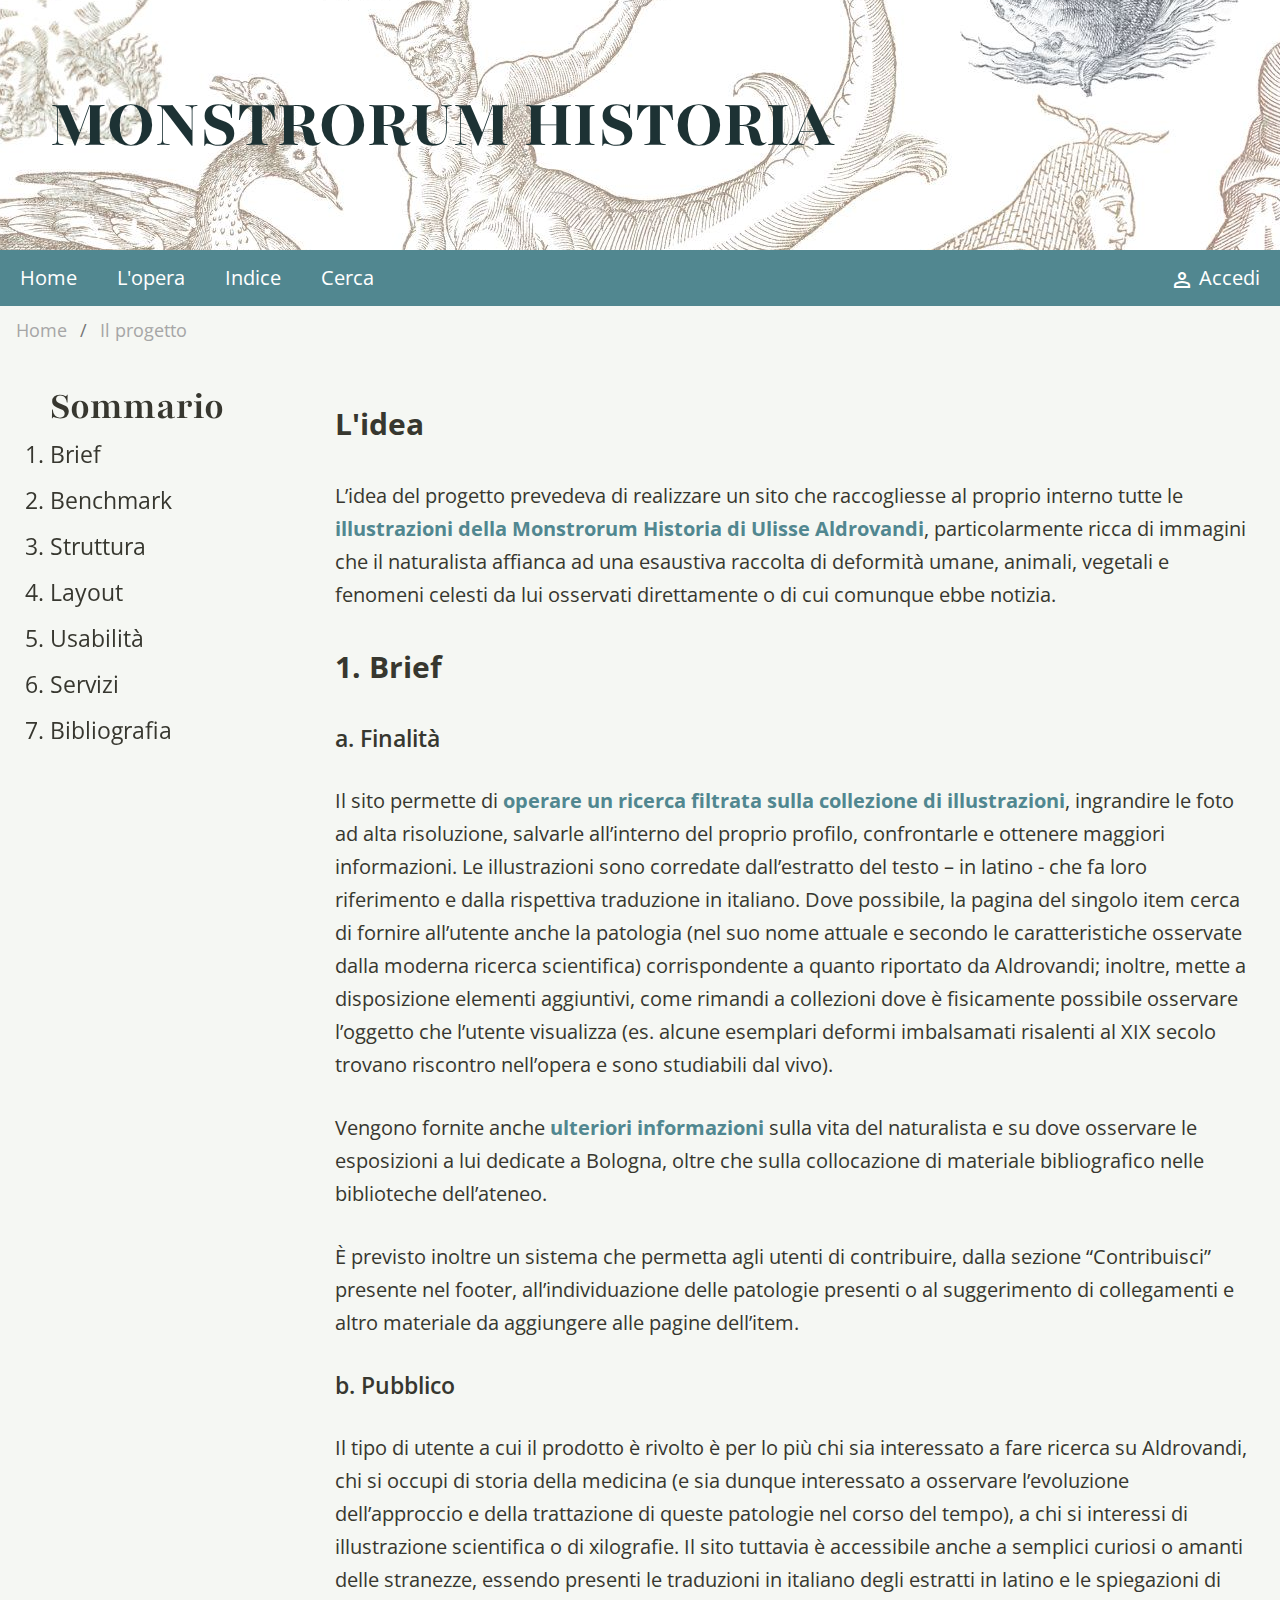
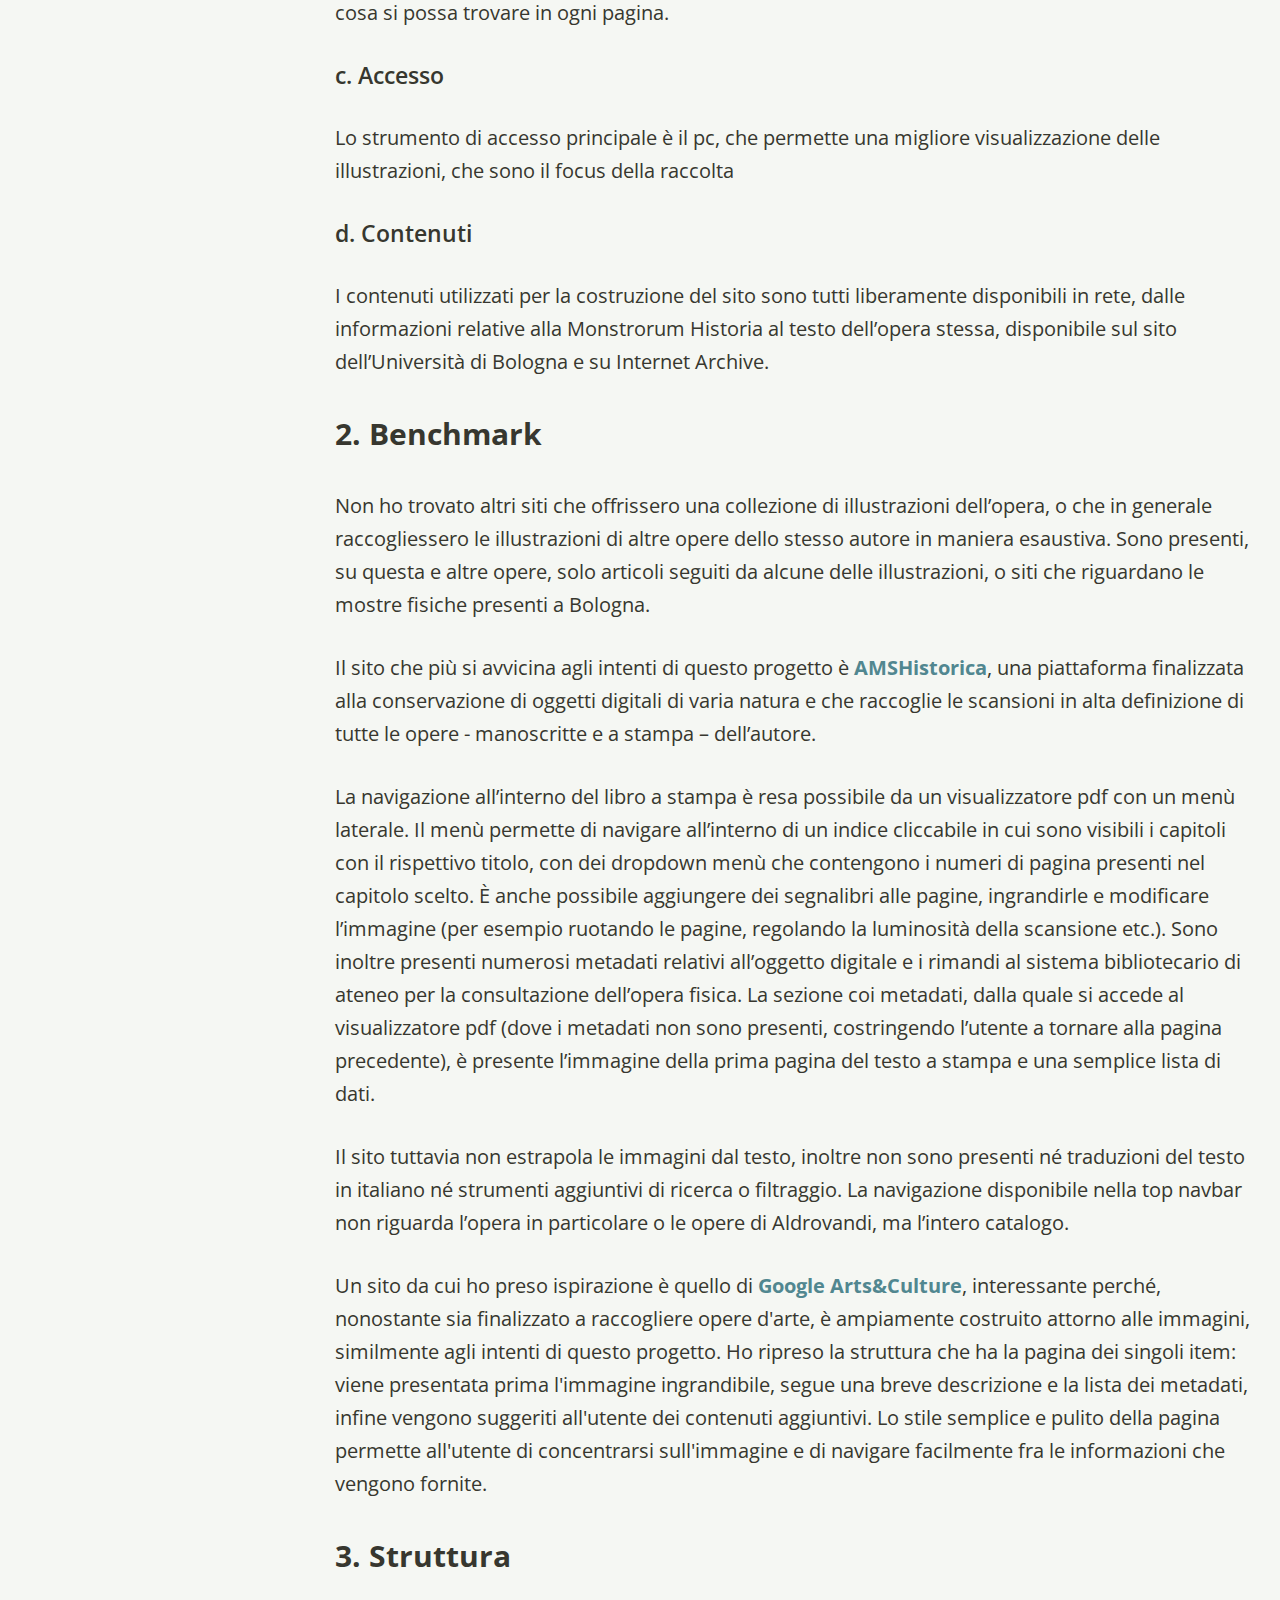
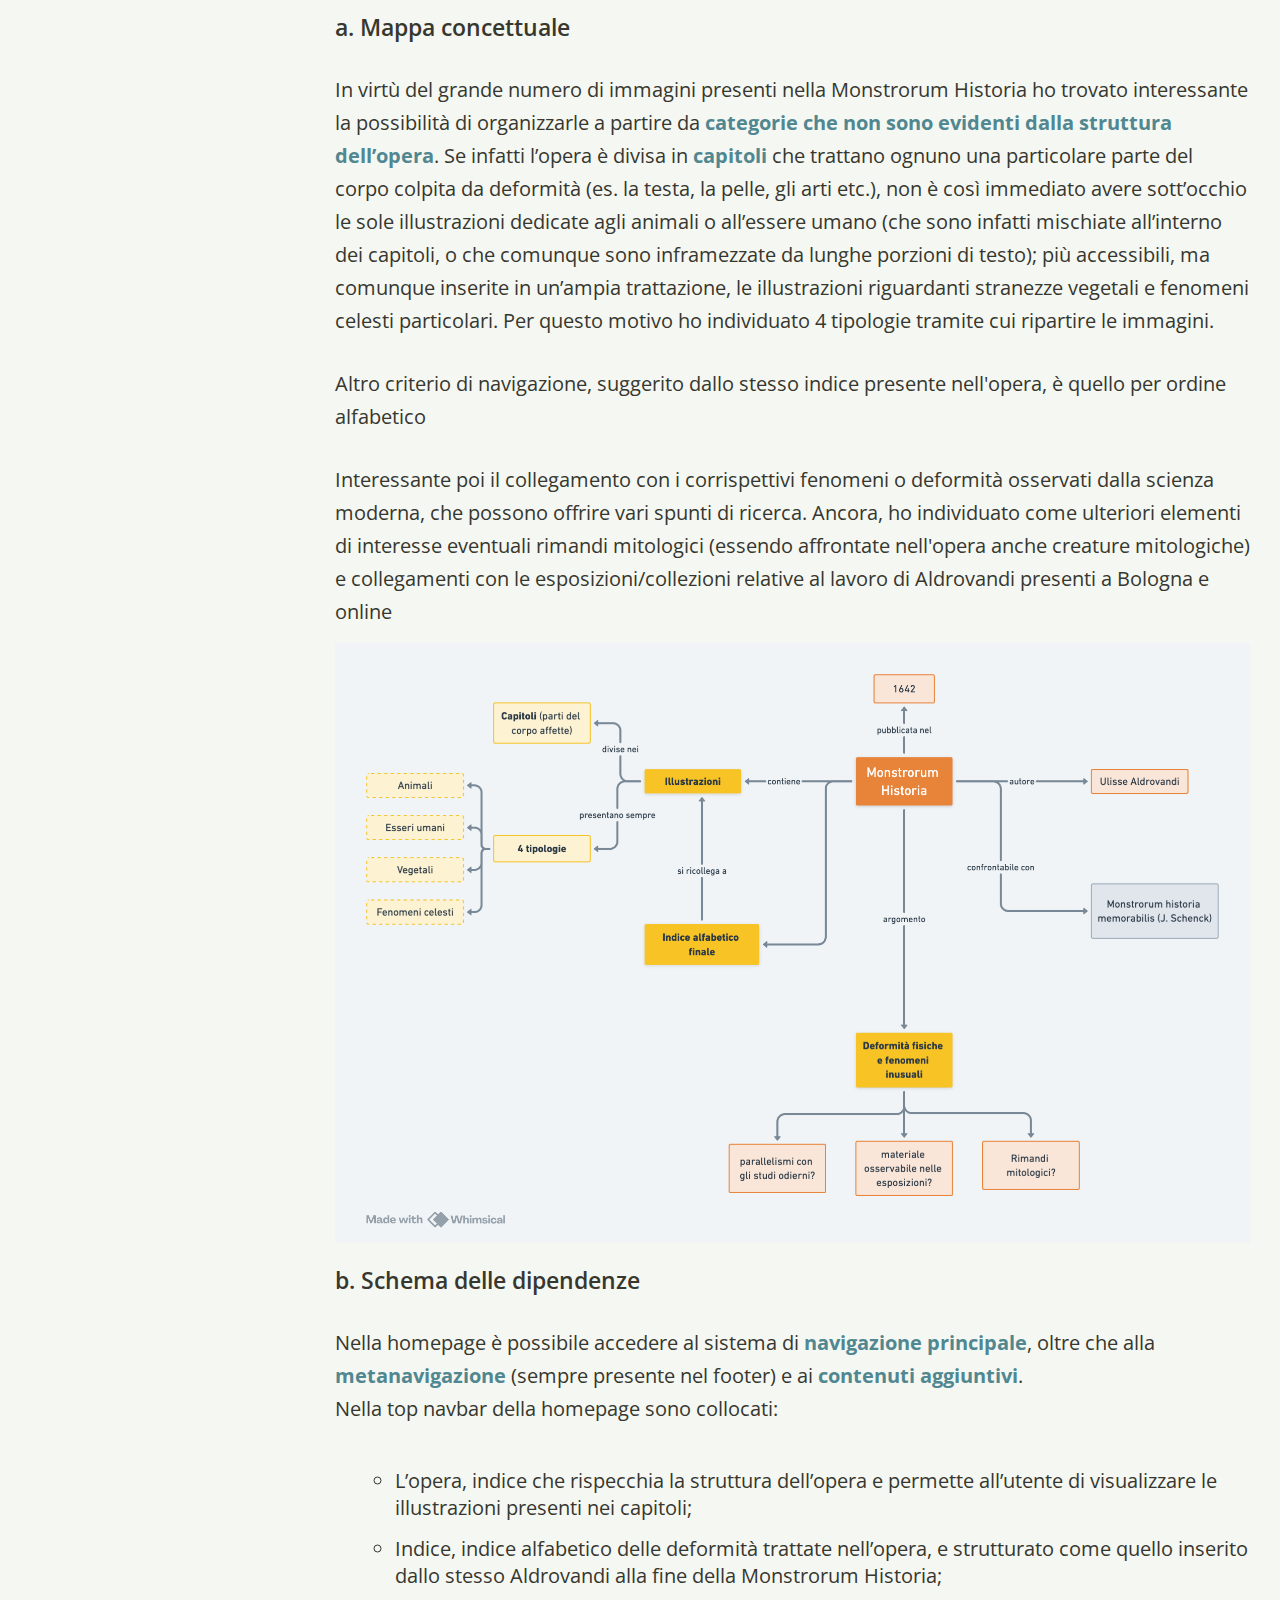
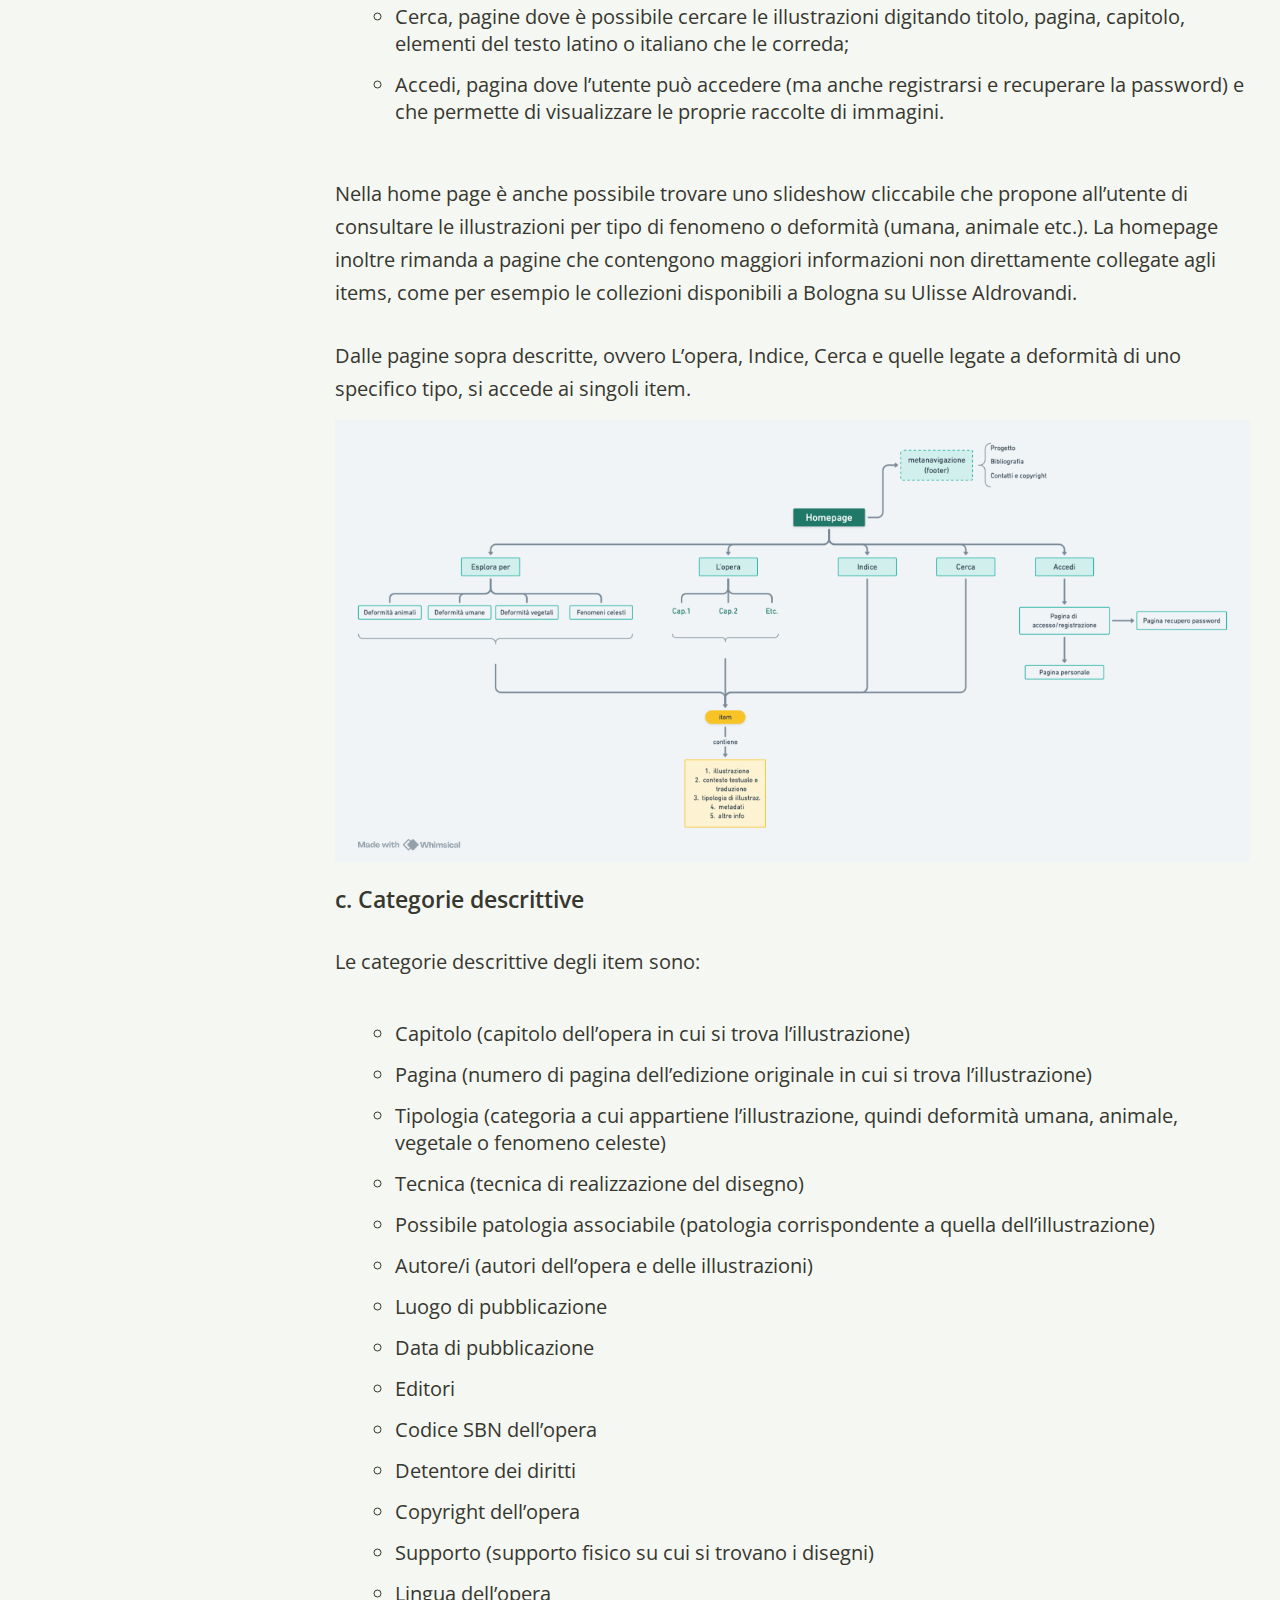
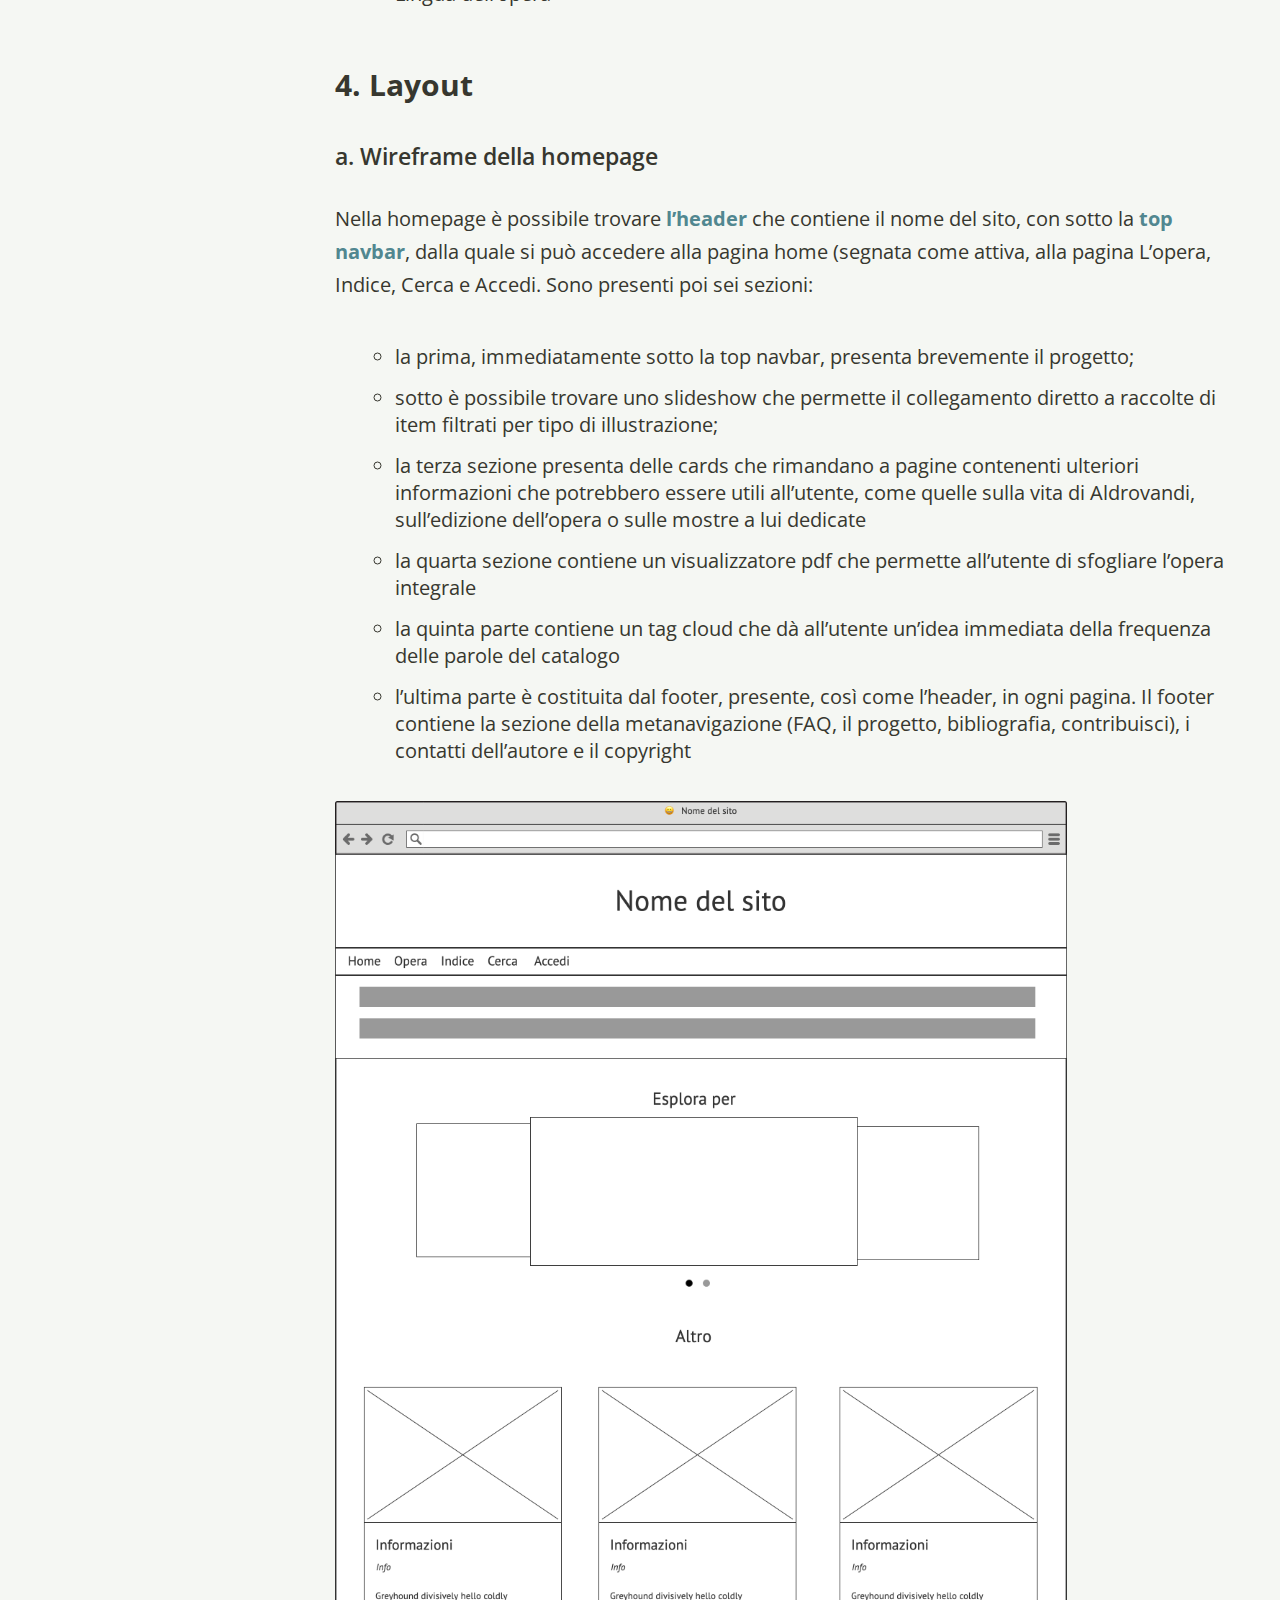
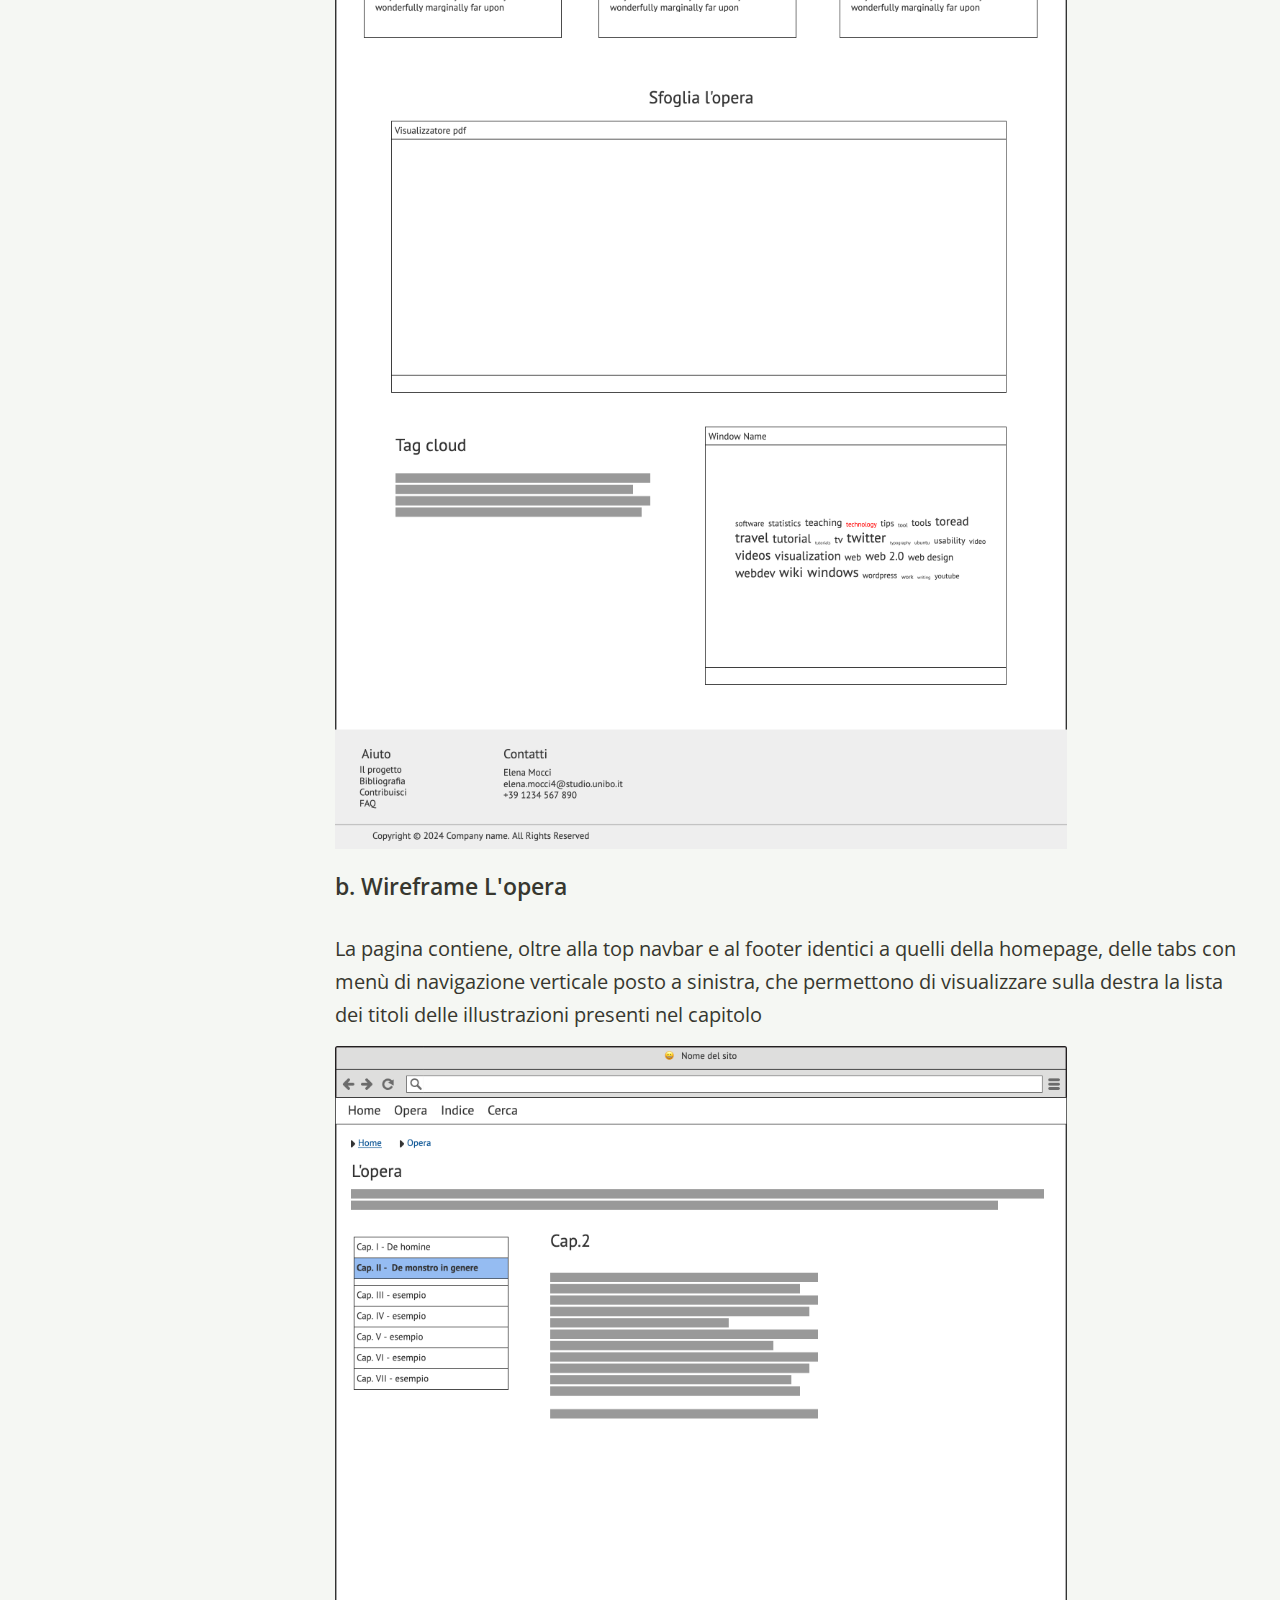
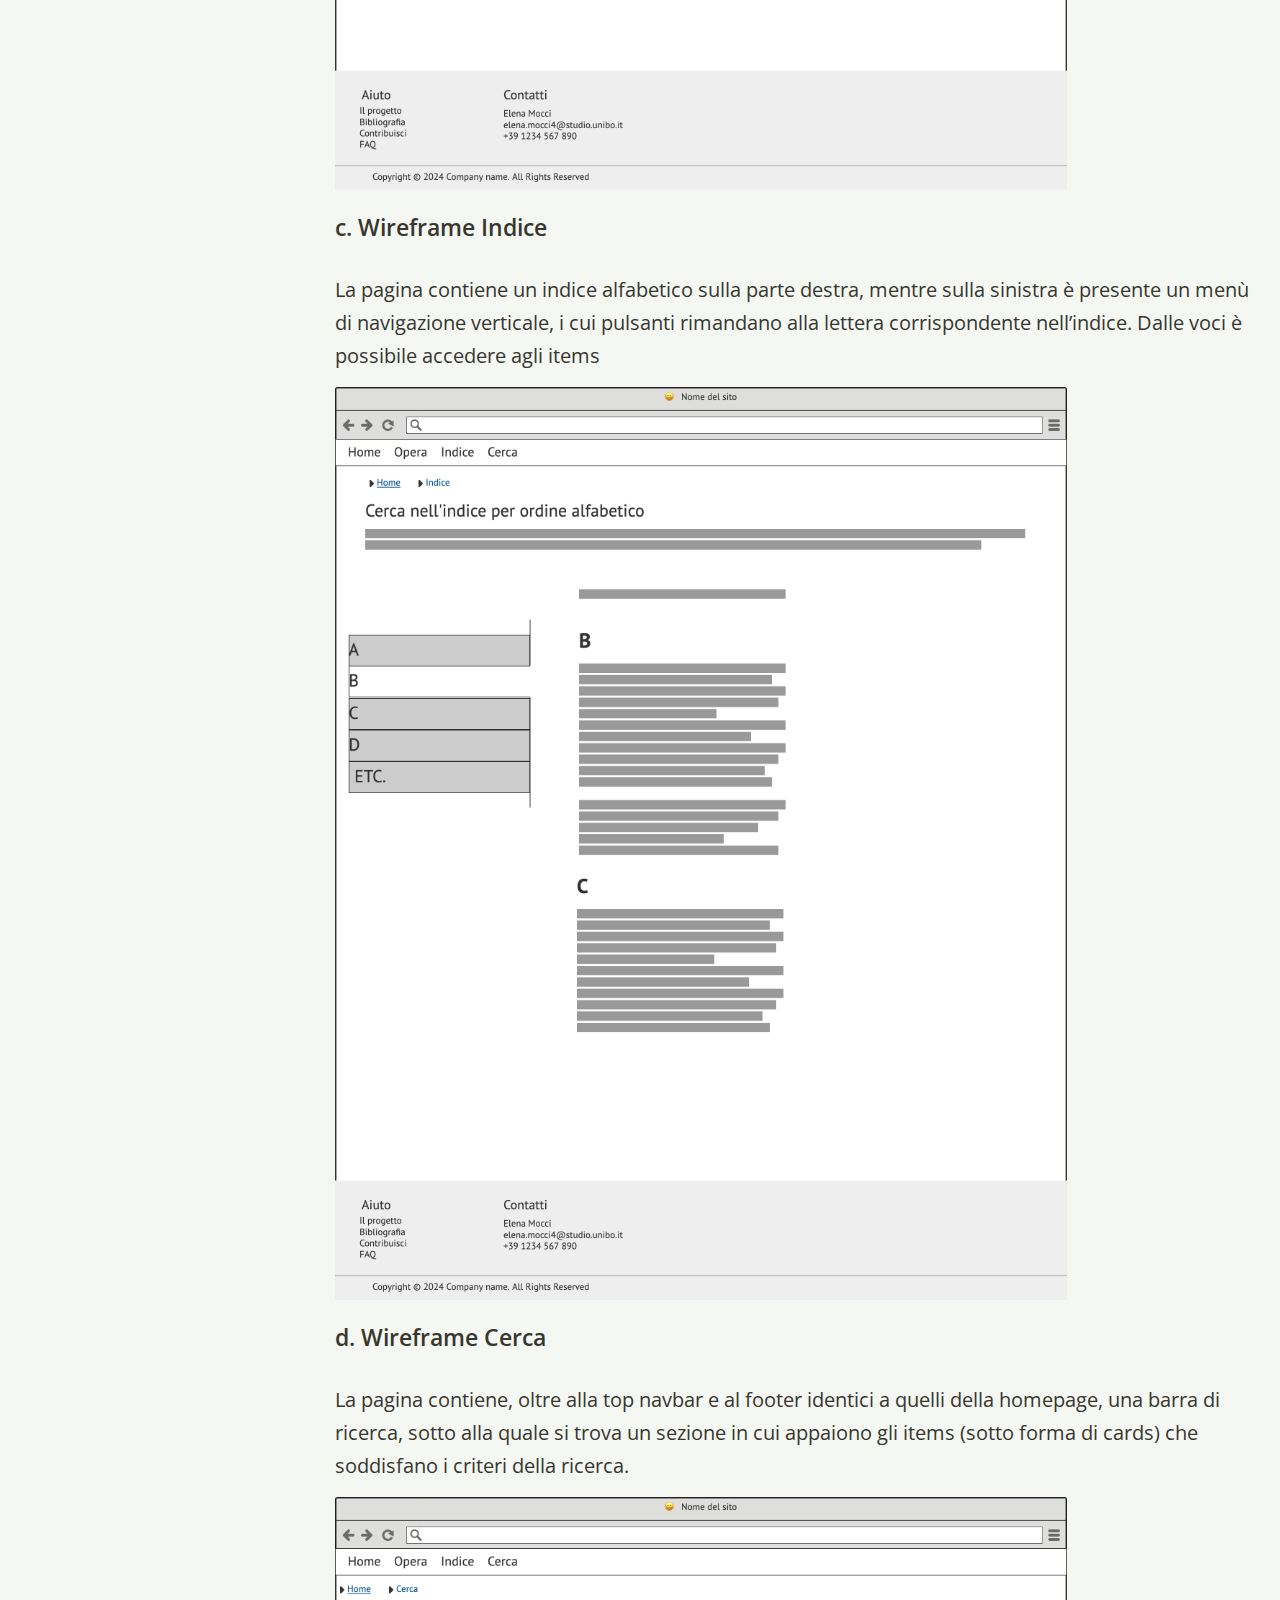
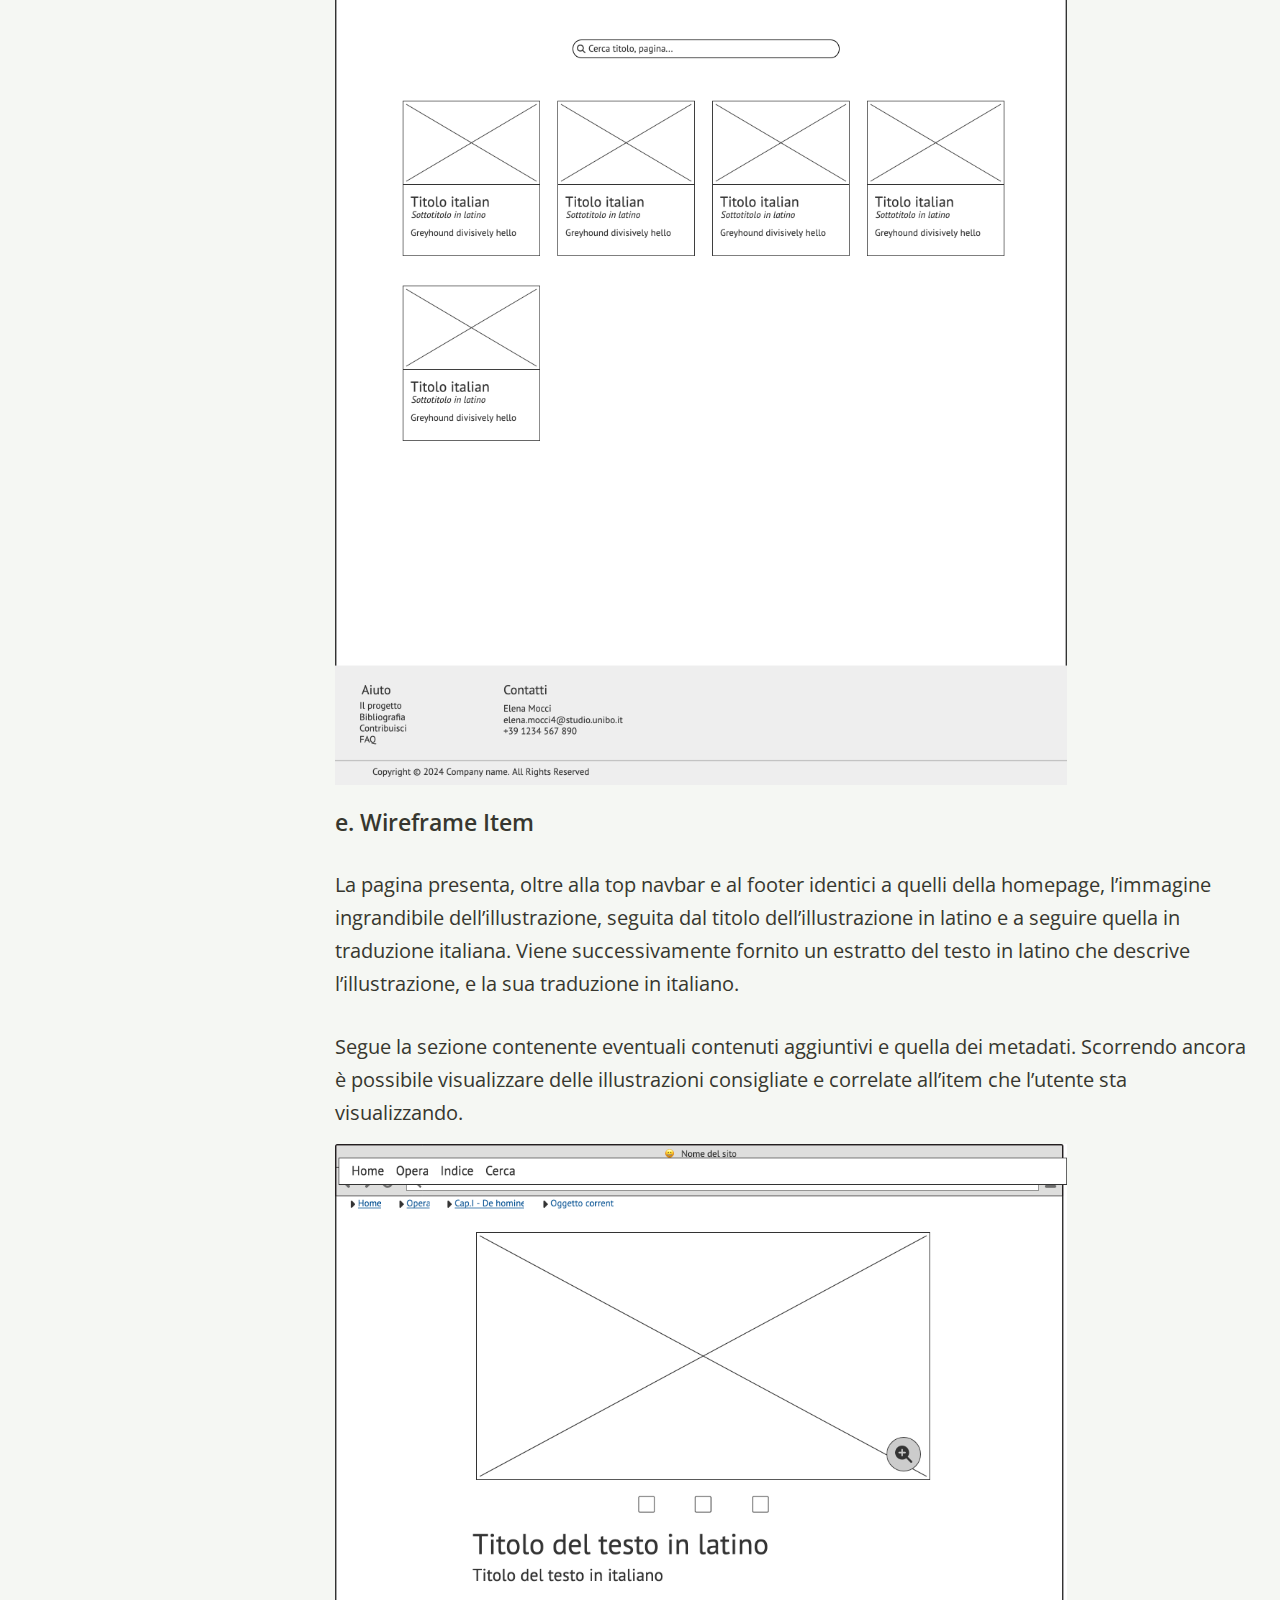
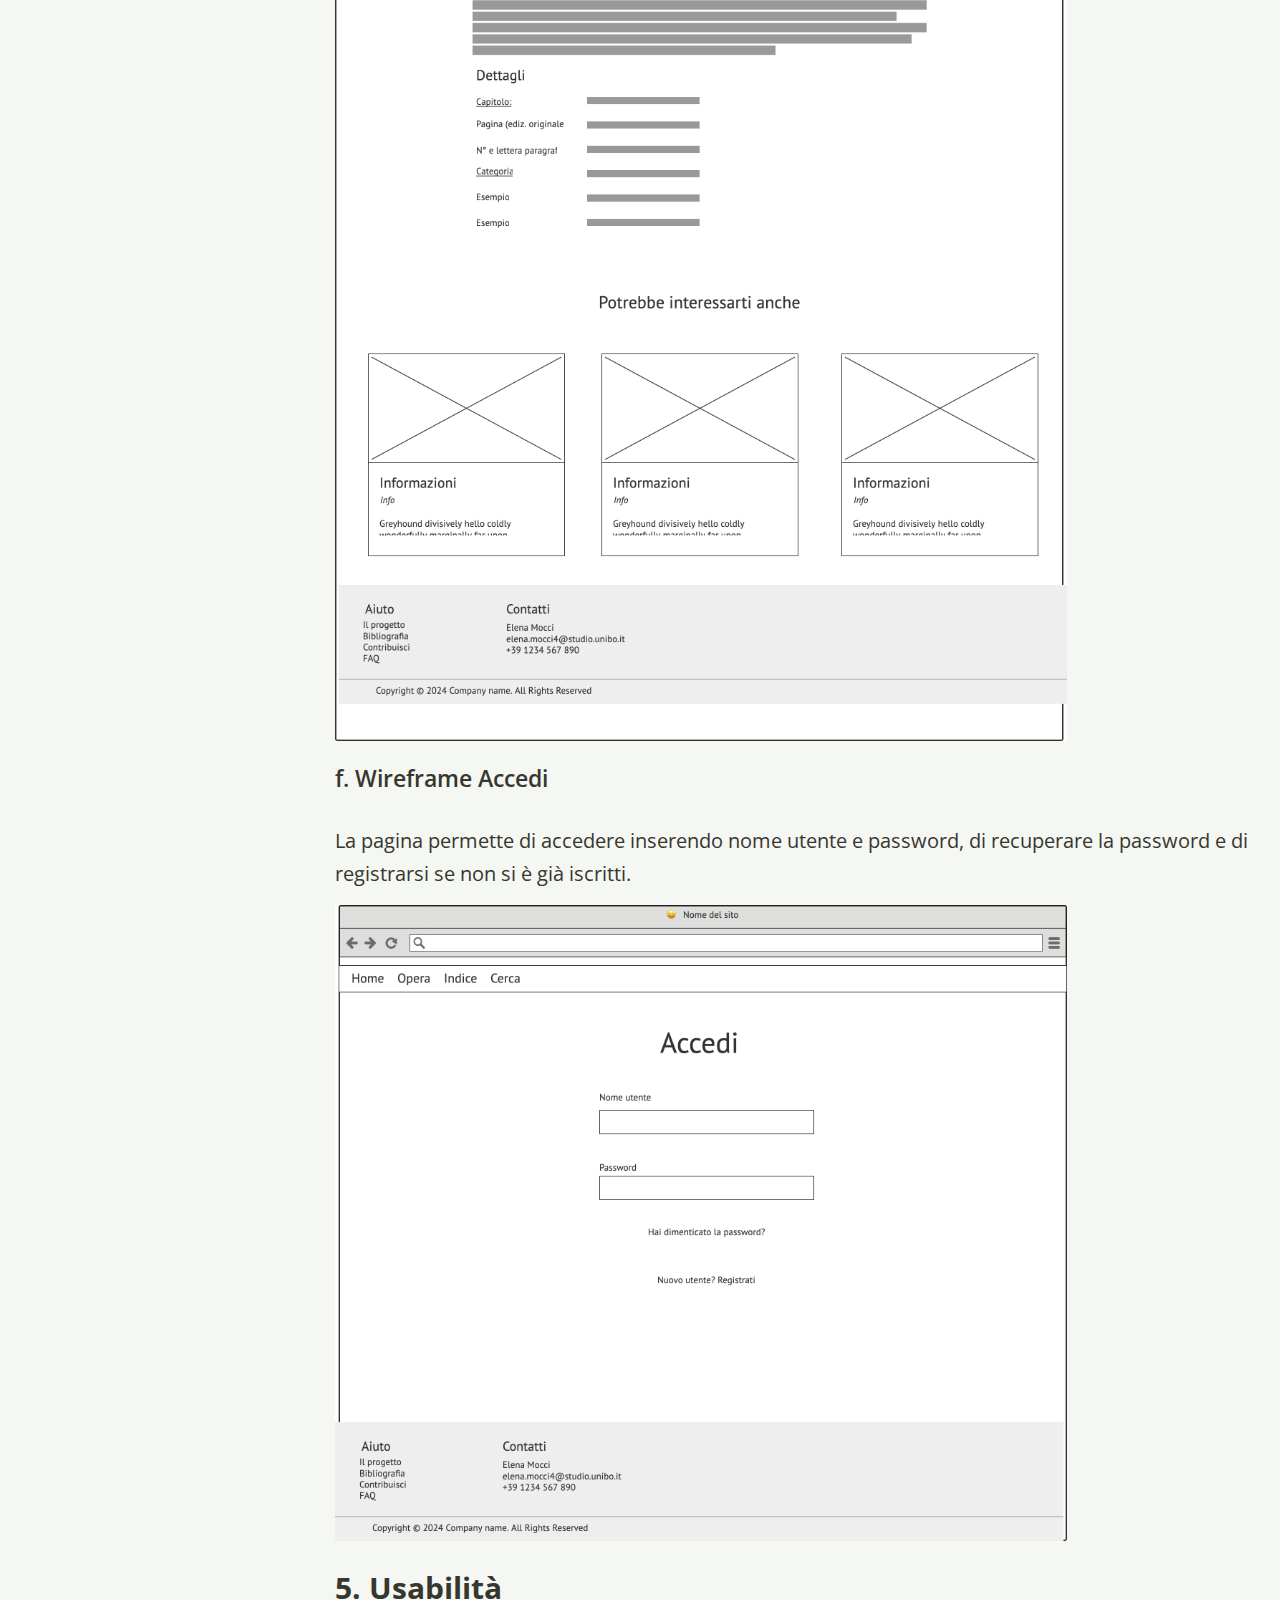
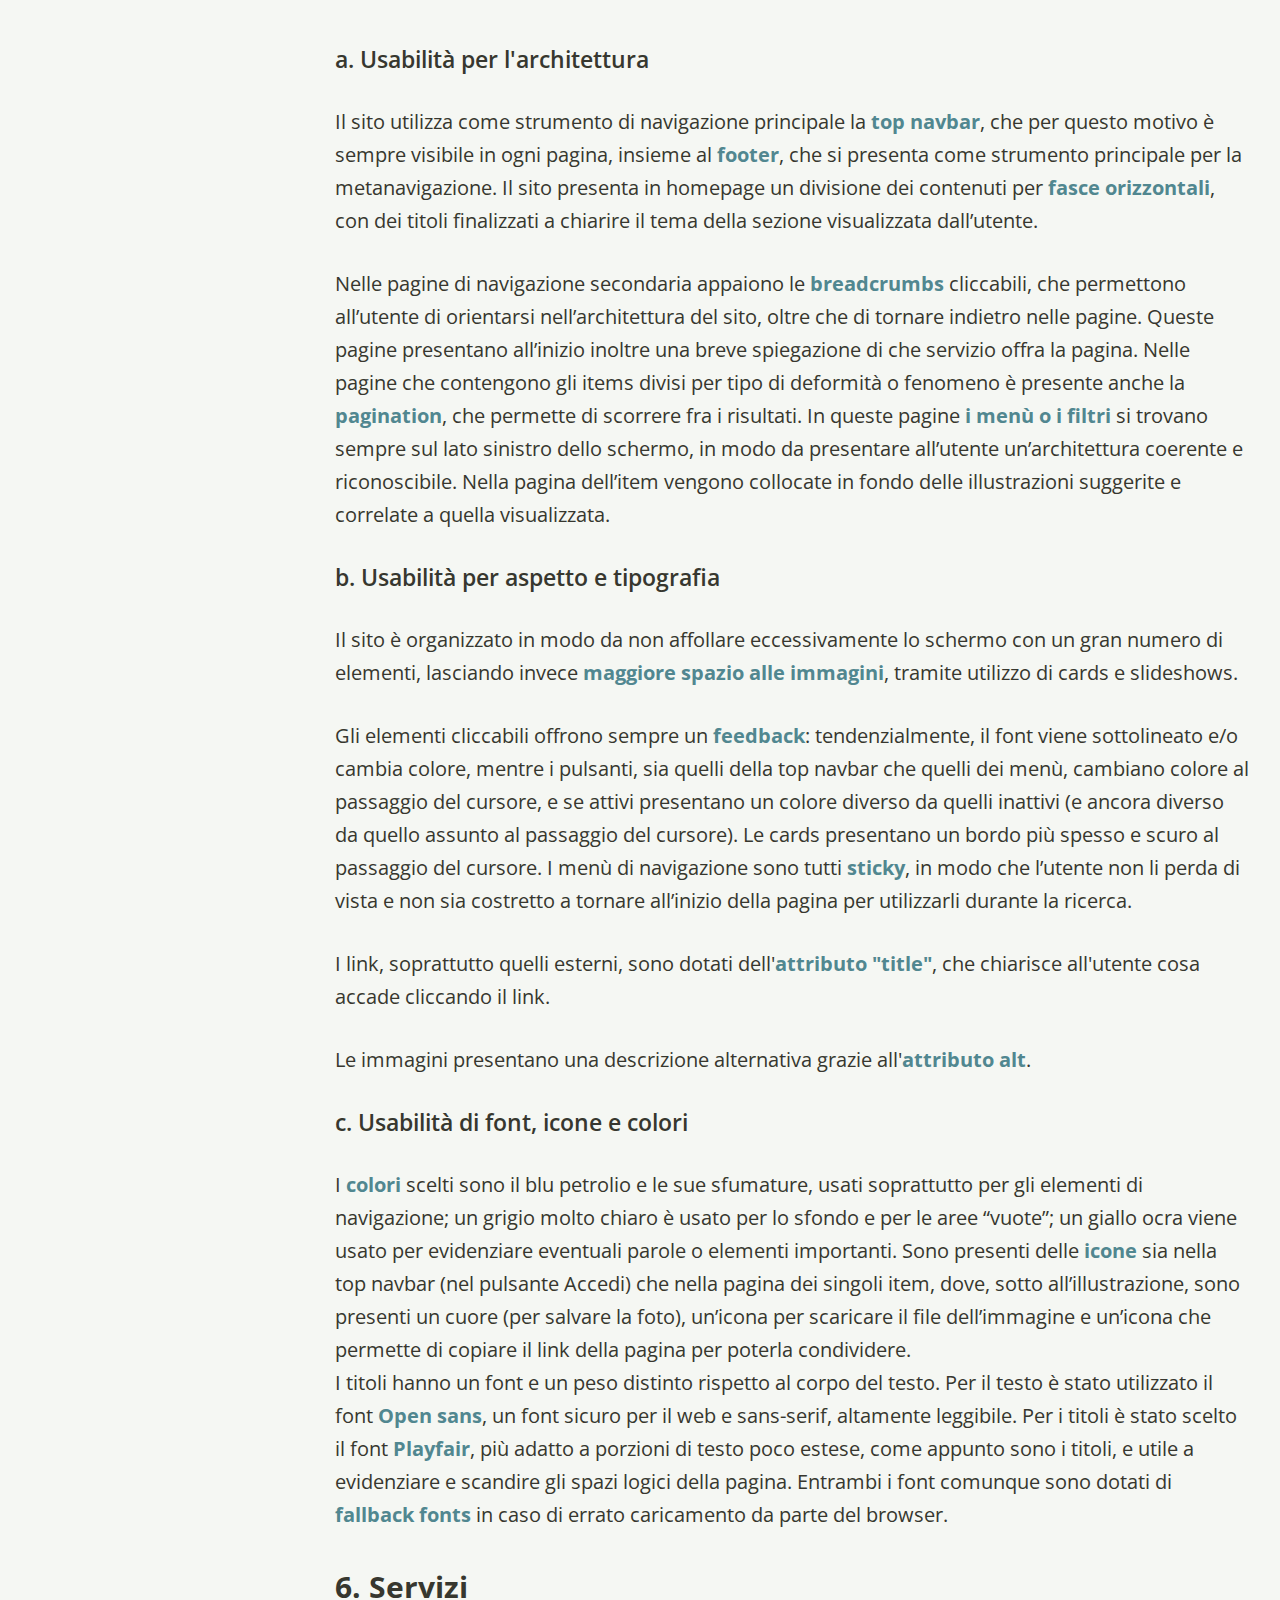
<file: progetto.html>
<!DOCTYPE html>
<html>
	<head>
		<title>Il progetto</title>
		<meta charset="utf-8">
		<link rel="icon" type="image/x-icon" href="images/favicon.ico">
		<link rel= "stylesheet" href= "css/style.css">
		<link rel="preconnect" href="https://fonts.googleapis.com">
		<link rel="preconnect" href="https://fonts.gstatic.com" crossorigin>
		<link href="https://fonts.googleapis.com/css2?family=Open+Sans:ital,wght@0,300..800;1,300..800&family=Playfair:ital,opsz,wght@0,5..1200,300..900;1,5..1200,300..900&display=swap" rel="stylesheet">	
		<link href="https://fonts.googleapis.com/css2?family=Material+Symbols+Outlined" rel="stylesheet"/>
	</head>

	<body>
	<!--segue header-->
		<div class="header_container">
			<a href="index.html"><div class="header">
				<h1>MONSTRORUM HISTORIA</h1>
			</div></a>
		</div>
			<!-- segue top navbar-->
			<div class="navbar">
			  <a href="index.html">Home</a>
			  <a href="opera.html">L'opera</a>
			  <a href="indice.html" >Indice</a>
			  <a href="cerca.html">Cerca</a>
			  <a href="#" class="split"><span class="material-symbols-outlined">person</span> Accedi</a>
			</div>
			</div>
			

				<ul class="breadcrumb">
				  <li><a href="index.html">Home</a></li>
				  <li>Il progetto</li>
				</ul>

		<div class="contenitore_progetto">
			<div class="contenitore_sommario">
				<div class="sommario">
				<h2>Sommario</h2>
				<ol>
					<a href="#brief"><li>Brief</li></a>
					<a href="#benchmark"><li>Benchmark</li></a>
					<a href="#struttura"><li>Struttura</li></a>
					<a href="#layout"><li>Layout</li></a>
					<a href="#usabilità"><li>Usabilità</li></a>
					<a href="#servizi"><li>Servizi</li></a>
					<a href="#bibliografia"><li>Bibliografia</li></a>
				</ol>	
				</div>
			</div>
			<div class="corpo_progetto">
				<h2>L'idea</h2>
				<p>L’idea del progetto prevedeva di realizzare un sito che raccogliesse al proprio interno tutte le <strong>illustrazioni della Monstrorum Historia di Ulisse Aldrovandi</strong>, particolarmente ricca di immagini che il naturalista affianca ad una esaustiva raccolta di deformità umane, animali, vegetali e fenomeni celesti da lui osservati direttamente o di cui comunque ebbe notizia. </p>

				<h2 id="brief">1. Brief</h2>
				<h3>a. Finalità</h3>
				<p>Il sito permette di <strong>operare un ricerca filtrata sulla collezione di illustrazioni</strong>, ingrandire le foto ad alta risoluzione, salvarle all’interno del proprio profilo, confrontarle e ottenere maggiori informazioni. Le illustrazioni sono corredate dall’estratto del testo – in latino - che fa loro riferimento e dalla rispettiva traduzione in italiano. Dove possibile, la pagina del singolo item cerca di fornire all’utente anche la patologia (nel suo nome attuale e secondo le caratteristiche osservate dalla moderna ricerca scientifica) corrispondente a quanto riportato da Aldrovandi; inoltre, mette a disposizione elementi aggiuntivi, come rimandi a collezioni dove è fisicamente possibile osservare l’oggetto che l’utente visualizza (es. alcune esemplari deformi imbalsamati risalenti al XIX secolo trovano riscontro nell’opera e sono studiabili dal vivo).</p>
				<p>Vengono fornite anche <strong>ulteriori informazioni</strong> sulla vita del naturalista e su dove osservare le esposizioni a lui dedicate a Bologna, oltre che sulla collocazione di materiale bibliografico nelle biblioteche dell’ateneo.</p>
				<p>È previsto inoltre un sistema che permetta agli utenti di contribuire, dalla sezione “Contribuisci” presente nel footer, all’individuazione delle patologie presenti o al suggerimento di collegamenti e altro materiale da aggiungere alle pagine dell’item.</p>
				<h3>b. Pubblico</h3>
				<p>Il tipo di utente a cui il prodotto è rivolto è per lo più chi sia interessato a fare ricerca su Aldrovandi, chi si occupi di storia della medicina (e sia dunque interessato a osservare l’evoluzione dell’approccio e della trattazione di queste patologie nel corso del tempo), a chi si interessi di illustrazione scientifica o di xilografie.
				Il sito tuttavia è accessibile anche a semplici curiosi o amanti delle stranezze, essendo presenti le traduzioni in italiano degli estratti in latino e le spiegazioni di cosa si possa trovare in ogni pagina.</p>

				<h3>c. Accesso</h3>
				<p>Lo strumento di accesso principale è il pc, che permette una migliore visualizzazione delle illustrazioni, che sono il focus della raccolta</p>

				<h3>d. Contenuti</h3>
				<p>I contenuti utilizzati per la costruzione del sito sono tutti liberamente disponibili in rete, dalle informazioni relative alla Monstrorum Historia al testo dell’opera stessa, disponibile sul sito dell’Università di Bologna e su Internet Archive.</p>

				<h2 id="benchmark">2. Benchmark</h2>
				<p>Non ho trovato altri siti che offrissero una collezione di illustrazioni dell’opera, o che in generale raccogliessero le illustrazioni di altre opere dello stesso autore in maniera esaustiva. Sono presenti, su questa e altre opere, solo articoli seguiti da alcune delle illustrazioni, o siti che riguardano le mostre fisiche presenti a Bologna.</p>
				<p>Il sito che più si avvicina agli intenti di questo progetto è <strong>AMSHistorica</strong>, una piattaforma finalizzata alla conservazione di oggetti digitali di varia natura e che raccoglie le scansioni in alta definizione di tutte le opere - manoscritte e a stampa – dell’autore.</p>
				<p>La navigazione all’interno del libro a stampa è resa possibile da un visualizzatore pdf con un menù laterale. Il menù permette di navigare all’interno di un indice cliccabile in cui sono visibili i capitoli con il rispettivo titolo, con dei dropdown menù che contengono i numeri di pagina presenti nel capitolo scelto. È anche possibile aggiungere dei segnalibri alle pagine, ingrandirle e modificare l’immagine (per esempio ruotando le pagine, regolando la luminosità della scansione etc.). Sono inoltre presenti numerosi metadati relativi all’oggetto digitale e i rimandi al sistema bibliotecario di ateneo per la consultazione dell’opera fisica. La sezione coi metadati, dalla quale si accede al visualizzatore pdf (dove i metadati non sono presenti, costringendo l’utente a tornare alla pagina precedente), è presente l’immagine della prima pagina del testo a stampa e una semplice lista di dati.</p>
				<p>Il sito tuttavia non estrapola le immagini dal testo, inoltre non sono presenti né traduzioni del testo in italiano né strumenti aggiuntivi di ricerca o filtraggio.
				La navigazione disponibile nella top navbar non riguarda l’opera in particolare o le opere di Aldrovandi, ma l’intero catalogo.</p>

				<p>Un sito da cui ho preso ispirazione è quello di <strong>Google Arts&ampCulture</strong>, interessante perché, nonostante sia finalizzato a raccogliere opere d'arte, è ampiamente costruito attorno alle immagini, similmente agli intenti di questo progetto. Ho ripreso la struttura che ha la pagina dei singoli item: viene presentata prima l'immagine ingrandibile, segue una breve descrizione e la lista dei metadati, infine vengono suggeriti all'utente dei contenuti aggiuntivi. Lo stile semplice e pulito della pagina permette all'utente di concentrarsi sull'immagine e di navigare facilmente fra le informazioni che vengono fornite. </p>

				<h2 id="struttura">3. Struttura</h2>
				<h3>a. Mappa concettuale</h3>
				<p>In virtù del grande numero di immagini presenti nella Monstrorum Historia ho trovato interessante la possibilità di organizzarle a partire da <strong>categorie che non sono evidenti dalla struttura dell’opera</strong>. Se infatti l’opera è divisa in <strong>capitoli</strong> che trattano ognuno una particolare parte del corpo colpita da deformità (es. la testa, la pelle, gli arti etc.), non è così immediato avere sott’occhio le sole illustrazioni dedicate agli animali o all’essere umano (che sono infatti mischiate all’interno dei capitoli, o che comunque sono inframezzate da lunghe porzioni di testo); più accessibili, ma comunque inserite in un’ampia trattazione, le illustrazioni riguardanti stranezze vegetali e fenomeni celesti particolari. Per questo motivo ho individuato 4 tipologie tramite cui ripartire le immagini. </p>
				<p>Altro criterio di navigazione, suggerito dallo stesso indice presente nell'opera, è quello per ordine alfabetico</p>
				<p>Interessante poi il collegamento con i corrispettivi fenomeni o deformità osservati dalla scienza moderna, che possono offrire vari spunti di ricerca. Ancora, ho individuato come ulteriori elementi di interesse eventuali rimandi mitologici (essendo affrontate nell'opera anche creature mitologiche) e collegamenti con le esposizioni/collezioni relative al lavoro di Aldrovandi presenti a Bologna e online</p>
				<img src="images/mappa_concettuale.png" width="100%">

				<h3>b. Schema delle dipendenze</h3>
				<p>Nella homepage è possibile accedere al sistema di <strong>navigazione principale</strong>, oltre che alla <strong>metanavigazione</strong> (sempre presente nel footer) e ai <strong>contenuti aggiuntivi</strong>. <br>Nella top navbar della homepage sono collocati:
				<ul> 
				<li>L’opera, indice che rispecchia la struttura dell’opera e permette all’utente di visualizzare le illustrazioni presenti nei capitoli;</li>
				<li>Indice, indice alfabetico delle deformità trattate nell’opera, e strutturato come quello inserito dallo stesso Aldrovandi alla fine della Monstrorum Historia;</li>
				<li>Cerca, pagine dove è possibile cercare le illustrazioni digitando titolo, pagina, capitolo, elementi del testo latino o italiano che le correda;</li>
				<li>Accedi, pagina dove l’utente può accedere (ma anche registrarsi e recuperare la password) e che permette di visualizzare le proprie raccolte di immagini.</li>
				</ul> </p>

				<p>Nella home page è anche possibile trovare uno slideshow cliccabile che propone all’utente di consultare le illustrazioni per tipo di fenomeno o deformità (umana, animale etc.). La homepage inoltre rimanda a pagine che contengono maggiori informazioni non direttamente collegate agli items, come per esempio le collezioni disponibili a Bologna su Ulisse Aldrovandi.</p>

				<p>Dalle pagine sopra descritte, ovvero L’opera, Indice, Cerca e quelle legate a deformità di uno specifico tipo, si accede ai singoli item.</p>

				<img src="images/schema_dipendenze.png" width="100%">

				<h3>c. Categorie descrittive</h3>
				<p>Le categorie descrittive degli item sono:
				<ul>
				<li>Capitolo (capitolo dell’opera in cui si trova l’illustrazione)</li>
				<li>Pagina (numero di pagina dell’edizione originale in cui si trova l’illustrazione)</li>
				<li>Tipologia (categoria a cui appartiene l’illustrazione, quindi deformità umana, animale, vegetale o fenomeno celeste)</li>
				<li>Tecnica (tecnica di realizzazione del disegno)</li>
				<li>Possibile patologia associabile (patologia corrispondente a quella dell’illustrazione)</li>
				<li>Autore/i (autori dell’opera e delle illustrazioni)</li>
				<li>Luogo di pubblicazione</li>
				<li>Data di pubblicazione</li>
				<li>Editori</li>
				<li>Codice SBN dell’opera</li>
				<li>Detentore dei diritti</li>
				<li>Copyright dell’opera</li>
				<li>Supporto (supporto fisico su cui si trovano i disegni)</li>
				<li>Lingua dell’opera</li>
				</ul></p>

				<h2 id="layout">4. Layout</h2>
				<h3>a. Wireframe della homepage</h3>
				<p>Nella homepage è possibile trovare <strong>l’header</strong> che contiene il nome del sito, con sotto la <strong>top navbar</strong>, dalla quale si può accedere alla pagina home (segnata come attiva, alla pagina L’opera, Indice, Cerca e Accedi.
				Sono presenti poi sei sezioni:
				<ul>
				<li>la prima, immediatamente sotto la top navbar, presenta brevemente il progetto;</li>
				<li>sotto è possibile trovare uno slideshow che permette il collegamento diretto a raccolte di item filtrati per tipo di illustrazione;</li>
				<li>la terza sezione presenta delle cards che rimandano a pagine contenenti ulteriori informazioni che potrebbero essere utili all’utente, come quelle sulla vita di Aldrovandi, sull’edizione dell’opera o sulle mostre a lui dedicate</li>
				<li>la quarta sezione contiene un visualizzatore pdf che permette all’utente di sfogliare l’opera integrale</li>
				<li>la quinta parte contiene un tag cloud che dà all’utente un’idea immediata della frequenza delle parole del catalogo</li>
				<li>l’ultima parte è costituita dal footer, presente, così come l’header, in ogni pagina. Il footer contiene la sezione della metanavigazione (FAQ, il progetto, bibliografia, contribuisci), i contatti dell’autore e il copyright</li>
				</ul></p>
				<img src="images/Homepage.png" width="80%">
				<h3>b. Wireframe L'opera</h3>
				<p>La pagina contiene, oltre alla top navbar e al footer identici a quelli della homepage, delle tabs con menù di navigazione verticale posto a sinistra, che permettono di visualizzare sulla destra la lista dei titoli delle illustrazioni presenti nel capitolo</p>
				<img src="images/Opera.png" width="80%">
				<h3>c. Wireframe Indice</h3>
				<p>La pagina contiene un indice alfabetico sulla parte destra, mentre sulla sinistra è presente un menù di navigazione verticale, i cui pulsanti rimandano alla lettera corrispondente nell’indice. Dalle voci è possibile accedere agli items</p>
				<img src="images/Indice.png" width="80%">
				<h3>d. Wireframe Cerca</h3>
				<p>La pagina contiene, oltre alla top navbar e al footer identici a quelli della homepage, una barra di ricerca, sotto alla quale si trova un sezione in cui appaiono gli items (sotto forma di cards) che soddisfano i criteri della ricerca.</p>
				<img src="images/Cerca.png" width="80%">
				<h3>e. Wireframe Item</h3>
				<p>La pagina presenta, oltre alla top navbar e al footer identici a quelli della homepage, l’immagine ingrandibile dell’illustrazione, seguita dal titolo dell’illustrazione in latino e a seguire quella in traduzione italiana. Viene successivamente fornito un estratto del testo in latino che descrive l’illustrazione, e la sua traduzione in italiano.</p>
				<p>Segue la sezione contenente eventuali contenuti aggiuntivi e quella dei metadati. Scorrendo ancora è possibile visualizzare delle illustrazioni consigliate e correlate all’item che l’utente sta visualizzando.</p>
				<img src="images/Oggetti.png" width="80%">
				<h3>f. Wireframe Accedi</h3>
				<p>La pagina permette di accedere inserendo nome utente e password, di recuperare la password e di registrarsi se non si è già iscritti.</p>
				<img src="images/Accedi.png" width="80%">
				
				<h2 id="usabilità">5. Usabilità</h2>
				<h3>a. Usabilità per l'architettura</h3>
				<p>Il sito utilizza come strumento di navigazione principale la <strong>top navbar</strong>, che per questo motivo è sempre visibile in ogni pagina, insieme al <strong>footer</strong>, che si presenta come strumento principale per la metanavigazione. Il sito presenta in homepage un divisione dei contenuti per <strong>fasce orizzontali</strong>, con dei titoli finalizzati a chiarire il tema della sezione visualizzata dall’utente.</p>
				<p>Nelle pagine di navigazione secondaria appaiono le <strong>breadcrumbs</strong> cliccabili, che permettono all’utente di orientarsi nell’architettura del sito, oltre che di tornare indietro nelle pagine. Queste pagine presentano all’inizio inoltre una breve spiegazione di che servizio offra la pagina.
				Nelle pagine che contengono gli items divisi per tipo di deformità o fenomeno è presente anche la <strong>pagination</strong>, che permette di scorrere fra i risultati.
				In queste pagine <strong>i menù o i filtri</strong> si trovano sempre sul lato sinistro dello schermo, in modo da presentare all’utente un’architettura coerente e riconoscibile.
				Nella pagina dell’item vengono collocate in fondo delle illustrazioni suggerite e correlate a quella visualizzata.</p>
				<h3>b. Usabilità per aspetto e tipografia</h3>
				<p>Il sito è organizzato in modo da non affollare eccessivamente lo schermo con un gran numero di elementi, lasciando invece <strong>maggiore spazio  alle immagini</strong>, tramite utilizzo di cards e slideshows.</p>
				<p>Gli elementi cliccabili offrono sempre un <strong>feedback</strong>: tendenzialmente, il font viene sottolineato e/o cambia colore, mentre i pulsanti, sia quelli della top navbar che quelli dei menù, cambiano colore al passaggio del cursore, e se attivi presentano un colore diverso da quelli inattivi (e ancora diverso da quello assunto al passaggio del cursore). Le cards presentano un bordo più spesso e scuro al passaggio del cursore.
				I menù di navigazione sono tutti <strong>sticky</strong>, in modo che l’utente non li perda di vista e non sia costretto a tornare all’inizio della pagina per utilizzarli durante la ricerca.</p>
				<p>I link, soprattutto quelli esterni, sono dotati dell'<strong>attributo "title"</strong>, che chiarisce all'utente cosa accade cliccando il link.</p>
				<p>Le immagini presentano una descrizione alternativa grazie all'<strong>attributo alt</strong>.</p>
				<h3>c. Usabilità di font, icone e colori</h3>
				<p>I <strong>colori</strong> scelti sono il blu petrolio e le sue sfumature, usati soprattutto per gli elementi di navigazione; un grigio molto chiaro è usato per lo sfondo e per le aree “vuote”; un giallo ocra viene usato per evidenziare eventuali parole o elementi importanti. Sono presenti delle <strong>icone</strong> sia nella top navbar (nel pulsante Accedi) che nella pagina dei singoli item, dove, sotto all’illustrazione, sono presenti un cuore (per salvare la foto), un’icona per scaricare il file dell’immagine e un’icona che permette di copiare il link della pagina per poterla condividere.<br>
				I titoli hanno un font e un peso distinto rispetto al corpo del testo. Per il testo è stato utilizzato il font <strong>Open sans</strong>, un font sicuro per il web e sans-serif, altamente leggibile. Per i titoli è stato scelto il font <strong>Playfair</strong>, più adatto a porzioni di testo poco estese, come appunto sono i titoli, e utile a evidenziare e scandire gli spazi logici della pagina. Entrambi i font comunque sono dotati di <strong>fallback fonts</strong> in caso di errato caricamento da parte del browser.</p>
				<h2 id="servizi">6. Servizi</h2>
				<h3>a. Servizi di browsing</h3>
				<p> Nella homepage viene data la possibilità all’utente di cercare per soggetto dell’illustrazione; le pagine dedicate ai vari soggetti sono dotate di <strong>filtri</strong> che permettono di scegliere l’ordine in cui sistemare le illustrazioni, cercare per capitolo e per disponibilità di contenuti aggiuntivi. Accedendo alla pagina L'opera è possibile trovare  una divisione degli items per capitoli; la parte dedicata all’indice permette di sfogliare le illustrazioni in ordine alfabetico.<br>
				Ogni pagina è dotata di breadcrumbs che permettano all’utente di orientarsi nella struttura del sito, mentre le pagine che offrono numerosi items sono dotate di pagination per una navigazione più ordinata.
				Potrebbero essere aggiunti dei filtri nella pagina di ricerca per filtrare i risultati che l’utente ottiene.
				</p>
				<h3 id="utilities">b. Utilities e tools</h3>
				<p>I tool utilizzati comprendono:
				<ul>
					<li><strong>accordion</strong>, utilizzati nei filtri di ricerca</li>
					<li><strong>bottoni</strong>, presenti nella pagina dedicata alle illustrazioni umane</li> 
					<li><strong>cards</strong>, usate per presentare le illustrazioni nelle pagine a tema, nelle pagine item nella sezione delle illustrazioni consigliate, e nella pagina di ricerca, per presentare gli items che soddisfano la ricerca</li>
					<li><strong>carousel</strong>, utilizzato nella homepage per presentare una navigazione tematica fra le illustrazioni</li>
					<li><strong>tabs</strong>, utilizzata nella pagina dedicata alla navigazione all’interno dei capitoli</li>
					<li><strong>sticky navbar</strong>, utilizzate per la top navbar e per i menù laterali di qualsiasi tipo</li>
					<li><strong>pagination</strong>, utilizzata nelle pagine tematiche</li>
					<li><strong>breadcrumbs</strong>, utilizzate in ogni pagina</li>
					<li><strong>visualizzatore pdf</strong>, presente in homepage per consentire all’utente di sfogliare la versione digitale dell’opera</li>
					<li><strong>tagcloud</strong>, presente in homepage per dare all’utente a colpo d’occhio un’idea della frequenza delle parole nel catalogo</li>
				</ul></p>
				<p>Raccogliendo tutte le illustrazioni e gli estratti dell’opera a esse riferite si può pensare di utilizzare un tool di analisi testuale più accurato del tagcloud.<br>
				Si potrebbe pensare anche di fornire uno strumento che metta a confronto le illustrazioni e la trattazione di Aldrovandi con i contenuti della Monstrorum Historia Memorabilis del medico tedesco, – e coevo di Aldrovandi – Johann Georg Schenck, anch’essa disponibile liberamente online all’interno di Internet Archive e similissima negli intenti. Quest’ultimo potrebbe essere utile per utenti interessati ad una ricerca più tecnica e specialistica.</p>
				
				<h2 id="bibliografia">8. Bibliografia</h2>
				<h3>a. Testi e immagini:</h3>
				<ul>
					<li>I testi originali in latino, la partizione dei capitoli, l’indice alfabetico e le immagini delle illustrazioni sono estratti dall’opera originale nella scansione messa a disposizione dall’università di Bologna nel sito AMSHistoria all’indirizzo: <a href="https://historica.unibo.it/handle/20.500.14008/78076?mode=full" target="_blank">https://historica.unibo.it/handle/20.500.14008/78076?mode=full</a>. I metadati relativi all’opera sono ricavati dalla stessa pagina</li>
					<li>le traduzioni sono state realizzate da me</li>
					<li>le informazioni relative alla conservazione di esemplari simili a quelli descritti da Aldrovandi nel Museo di teratologia veterinaria di Ozzano ed eventuali parallelismi con deformità oggi riconosciute e studiate sono ricavate dal seguente articolo: 
					<i>Maria Morini, La teratologia animale tra mito e scienza: dalla monstrorum historia di Ulisse Aldrovandi agli studi moderni, attraverso due secoli di storia, «Bibliomanie. Letterature, storiografie, semiotiche», 57, no. 1, giugno 2024, doi:10.48276/issn.2280-8833.11294 </i> (<a href="https://www.bibliomanie.it/?p=11294" target="_blank">https://www.bibliomanie.it/?p=11294</a>)</li>
				</ul>
				<h3>b. Strumenti per lo sviluppo e tools</h3>
				<ul>
					<li>Le mappe concettuali sono state realizzate con Whimsical (<a href="https://whimsical.com/" target="_blank">https://whimsical.com/</a>)</li>
					<li>I wireframes sono stati realizzati con Balsamiq (<a href="https://balsamiq.com/" target="_blank">https://balsamiq.com/</a>)</li>
					<li>Il codice è stato scritto con Sublime Text (<a href="https://www.sublimetext.com/" target="_blank">https://www.sublimetext.com/</a>)</li>
					<li>Sono stati utilizzati i tutorial relativi a HTML e CSS presenti sul sito W3 school (<a href="https://www.w3schools.com/" target="_blank">https://www.w3schools.com/</a>)</li>
					<li>Copertina dell'header è stata realizzata con Canva (<a href="https://www.canva.com/" target="_blank">https://www.canva.com/</a>)</li>
					<li>Favicon realizzata con Favicon.io (<a href="https://favicon.io/">https://favicon.io/</a>)</li>
					<li>Il visualizzatore pdf proviene dal sito AMSHistorica (<a href="https://historica.unibo.it/explore?bitstream_id=350299&handle=20.500.14008/78076&provider=iiif-image&viewer=mirador" target="_blank">https://historica.unibo.it/explore?bitstream_id=350299&handle=20.500.14008/78076&provider=iiif-image&viewer=mirador</a>)</li>
					<li>Il tagcloud è stato realizzato con Voyant tools (<a href="https://voyant-tools.org/" target="_blank">https://voyant-tools.org/</a>)</li>
				</ul>
			</div>
		</div>
		<footer>
			<div class="container">
				<div class="footer_content">
					<h3>Serve aiuto?</h3>
					<p><a href="progetto.html">Il progetto</a><p>
					<p><a href="#">Bibliografia</a></p>
					<p><a href="#">Contribuisci</a></p>
					<p><a href="#">FAQ</a></p>
				</div>
				<div class="footer_content">
					<h3>Contatti</h3>
					<p>Elena Mocci</p>
					<p>nome.cognome@esempio.com</p>
					<p>+39 123 456 7890</p>
				</div>
				<div class="footer_content">
					<p>Copyright tal del tali</p>
				</div>
			</div>
		</footer>
	</body>
</file>
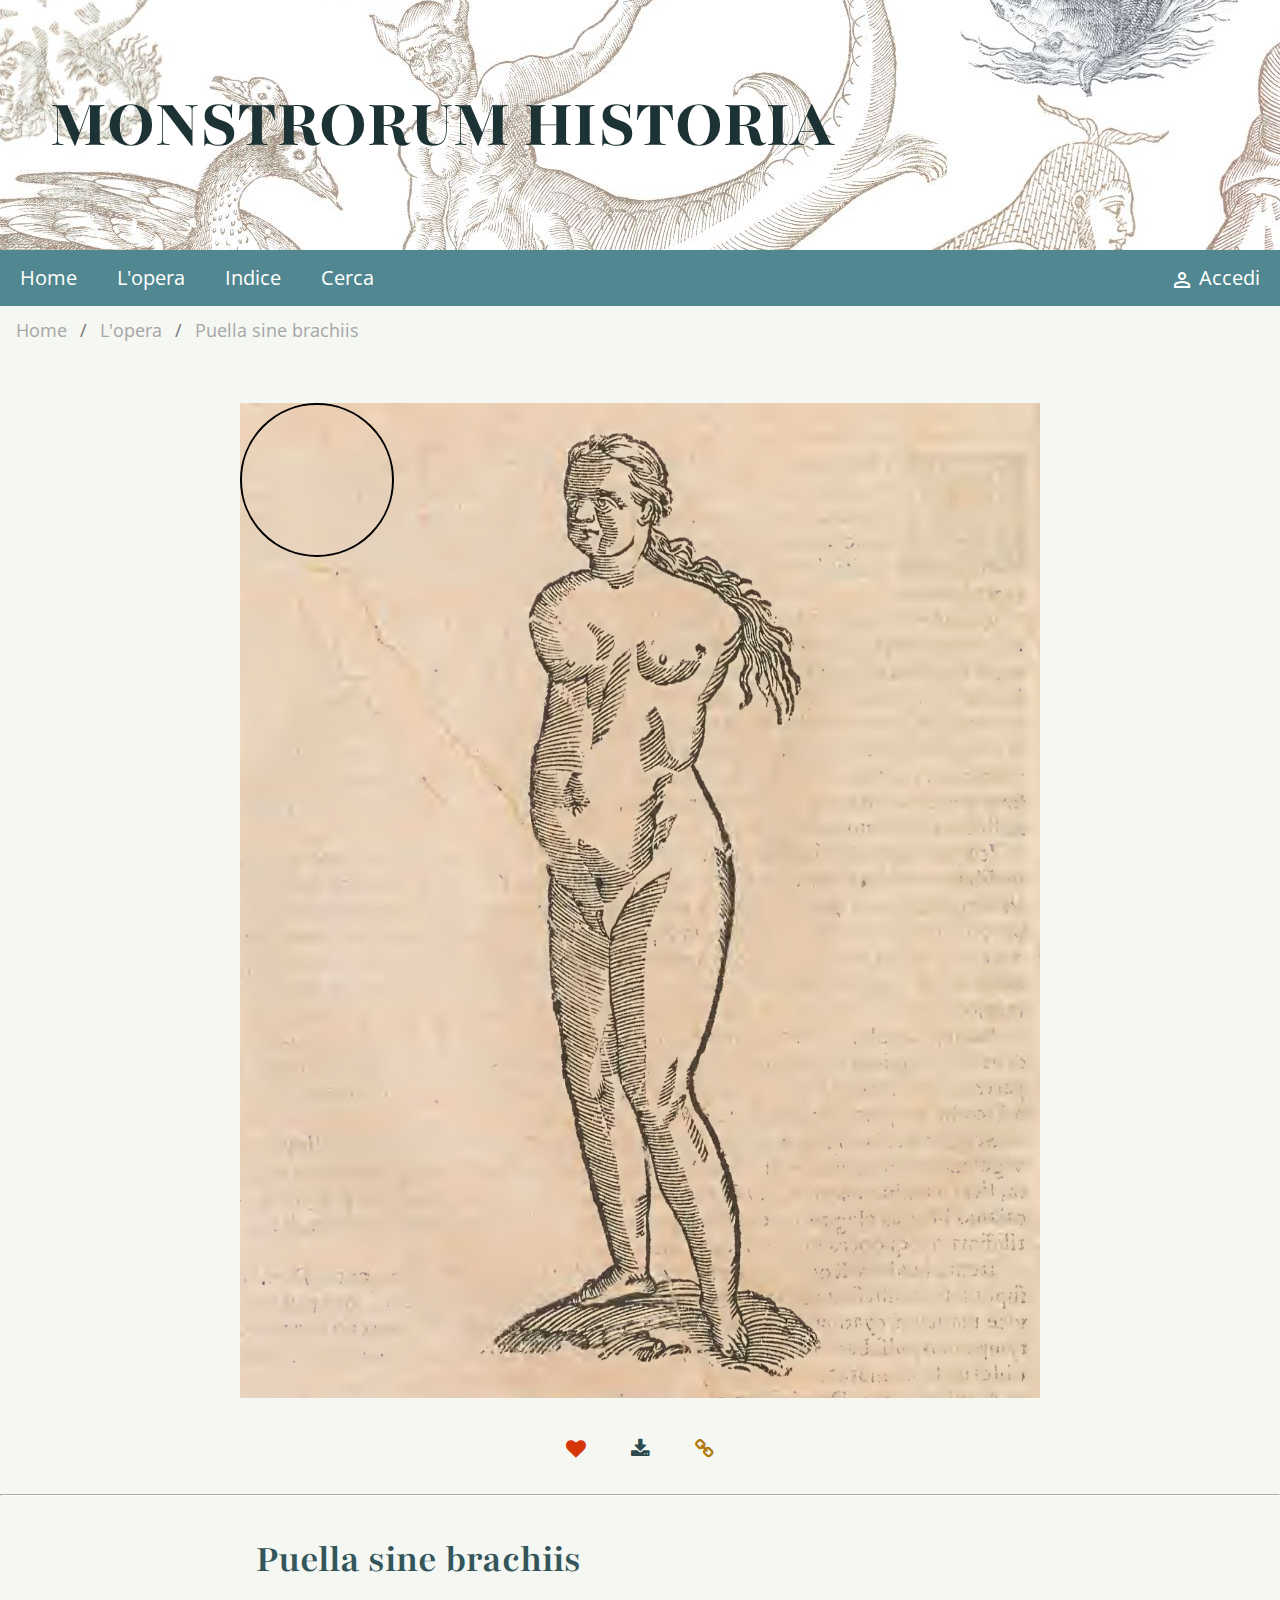
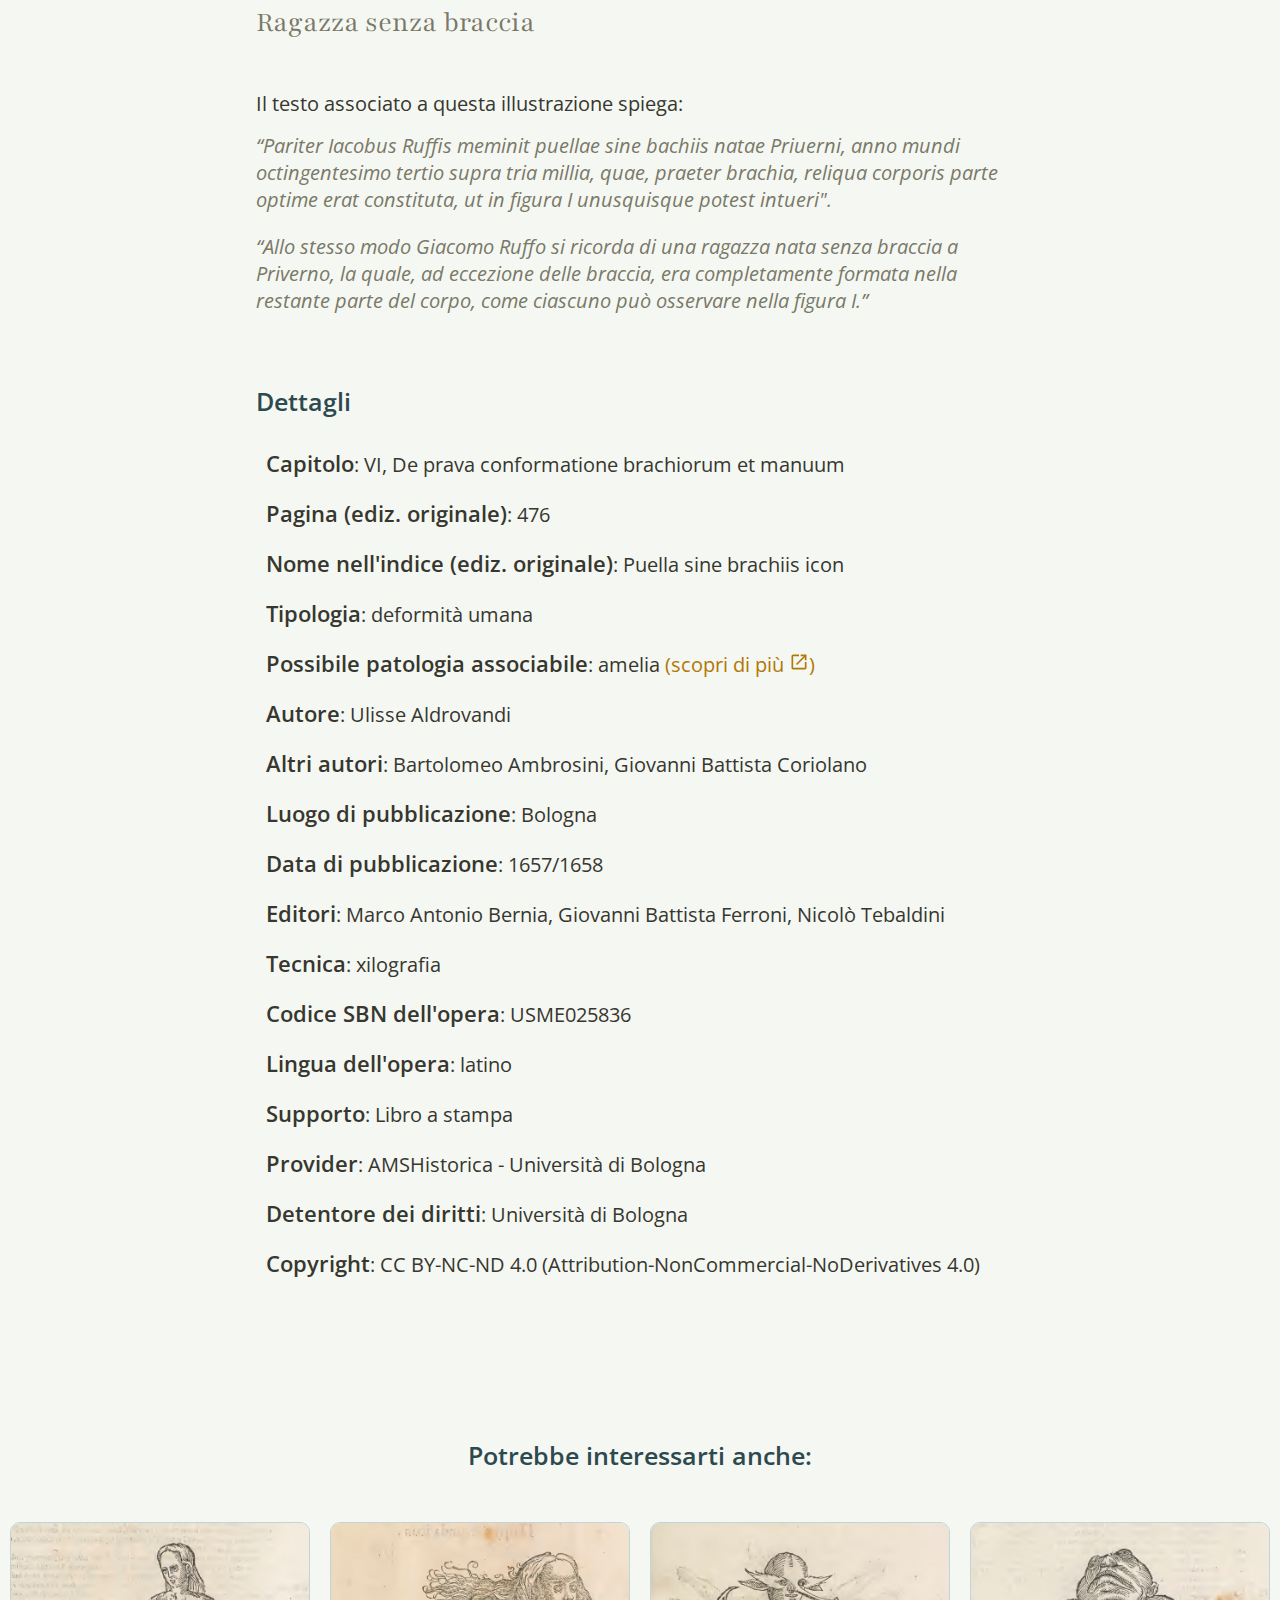
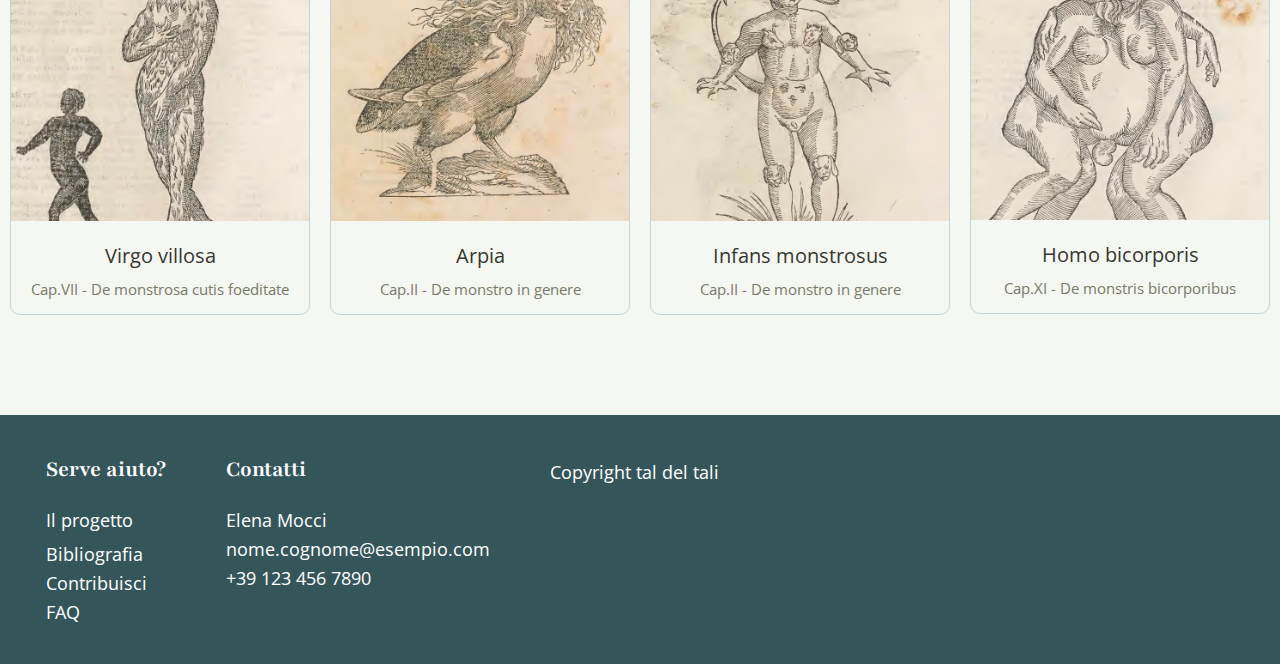
<file: puella.html>
<!DOCTYPE html>
<html>
	<head>
		<title>Puella sine brachiis</title>
		<meta charset="utf-8">
		<link rel="icon" type="image/x-icon" href="images/favicon.ico">
		<link rel= "stylesheet" href= "css/style.css">
		<link rel="preconnect" href="https://fonts.googleapis.com">
		<link rel="preconnect" href="https://fonts.gstatic.com" crossorigin>
		<link href="https://fonts.googleapis.com/css2?family=Open+Sans:ital,wght@0,300..800;1,300..800&family=Playfair:ital,opsz,wght@0,5..1200,300..900;1,5..1200,300..900&display=swap" rel="stylesheet">
		<link rel="stylesheet" href="https://cdnjs.cloudflare.com/ajax/libs/font-awesome/4.7.0/css/font-awesome.min.css">
		<link href="https://fonts.googleapis.com/css2?family=Material+Symbols+Outlined" rel="stylesheet"/>
		<!--<script src="js/items.js">-->
	</head>

	<body>
		
		<!--segue header-->
		<div class="header_container">
			<a href="index.html"><div class="header">
			<h1>MONSTRORUM HISTORIA</h1>
			</div></a>
		</div>
		<!-- segue top navbar-->
		<div class="navbar">
		  <a href="index.html">Home</a>
		  <a href="opera.html">L'opera</a>
		  <a href="indice.html">Indice</a>
		  <a href="cerca.html">Cerca</a>
		  <a href="#" class="split"><span class="material-symbols-outlined">person</span> Accedi</a>

		</div>
		


		<!--briciole di pane-->
		<ul class="breadcrumb">
			<li><a href="index.html">Home</a></li>
			<li><a href="opera.html">L'opera</a></li>
			<li>Puella sine brachiis</li>
		</ul>

		<div class="img-magnifier-container">
			<div class="cornice_foto">
			<img id="puella_sine_bachiis" alt="ragazza senza braccia" src="images/puella_sine_brachiis.jpg" width="800px">
			</div>
		</div>

		<div class="icons_container">
			<div class="icons_group">
				<a href="#"><i class="fa fa-regular fa-heart"></i></a>
				<a href="images/puella_sine_brachiis.jpg" download><i class="fa fa-solid fa-download"></i></a>				
				<a href="#"><i class="fa fa-solid fa-link"></i></a>
			</div>
		</div>

		<hr>
		<!--script del magnifier-->
		<script>
		function magnify(imgID, zoom) {
		  var img, glass, w, h, bw;
		  img = document.getElementById(imgID);
		  /*create magnifier glass:*/
		  glass = document.createElement("DIV");
		  glass.setAttribute("class", "img-magnifier-glass");
		  /*insert magnifier glass:*/
		  img.parentElement.insertBefore(glass, img);
		  /*set background properties for the magnifier glass:*/
		  glass.style.backgroundImage = "url('" + img.src + "')";
		  glass.style.backgroundRepeat = "no-repeat";
		  glass.style.backgroundSize = (img.width * zoom) + "px " + (img.height * zoom) + "px";
		  bw = 3;
		  w = glass.offsetWidth / 2;
		  h = glass.offsetHeight / 2;
		  /*execute a function when someone moves the magnifier glass over the image:*/
		  glass.addEventListener("mousemove", moveMagnifier);
		  img.addEventListener("mousemove", moveMagnifier);
		  /*and also for touch screens:*/
		  glass.addEventListener("touchmove", moveMagnifier);
		  img.addEventListener("touchmove", moveMagnifier);
		  function moveMagnifier(e) {
		    var pos, x, y;
		    /*prevent any other actions that may occur when moving over the image*/
		    e.preventDefault();
		    /*get the cursor's x and y positions:*/
		    pos = getCursorPos(e);
		    x = pos.x;
		    y = pos.y;
		    /*prevent the magnifier glass from being positioned outside the image:*/
		    if (x > img.width - (w / zoom)) {x = img.width - (w / zoom);}
		    if (x < w / zoom) {x = w / zoom;}
		    if (y > img.height - (h / zoom)) {y = img.height - (h / zoom);}
		    if (y < h / zoom) {y = h / zoom;}
		    /*set the position of the magnifier glass:*/
		    glass.style.left = (x - w) + "px";
		    glass.style.top = (y - h) + "px";
		    /*display what the magnifier glass "sees":*/
		    glass.style.backgroundPosition = "-" + ((x * zoom) - w + bw) + "px -" + ((y * zoom) - h + bw) + "px";
		  }
		 function getCursorPos(e) {
		    var a, x = 0, y = 0;
		    e = e || window.event;
		    // Get the bounding rectangle of the image
		    a = img.getBoundingClientRect();
		    // Calculate the cursor's position relative to the image
		    x = e.pageX - a.left;
		    y = e.pageY - a.top;
		    // Adjust for any page scrolling
		    x = x - window.pageXOffset;
		    y = y - window.pageYOffset;
		    return { x: x, y: y };
			}
		}
		</script> 
		<script>
		/* Execute the magnify function: */
		magnify("puella_sine_bachiis", 3);
		/* Specify the id of the image, and the strength of the magnifier glass: */
		</script> 
		<div class="item_description">
			<div class="item_infos">
			<h2>Puella sine brachiis</h2>
			<h3>Ragazza senza braccia
			<h4>Il testo associato a questa illustrazione spiega:</h4>
			<p>“Pariter Iacobus Ruffis meminit puellae sine bachiis natae Priuerni, anno mundi octingentesimo tertio supra tria millia, quae, praeter brachia, reliqua corporis parte optime erat constituta, ut in figura I unusquisque potest intueri".</p>
			<p>“Allo stesso modo Giacomo Ruffo si ricorda di una ragazza nata senza braccia a Priverno, la quale, ad eccezione delle braccia, era completamente formata nella restante parte del corpo, come ciascuno può osservare nella figura I.”</p>
			</div>
		<div class="metadata">
			<h3>Dettagli</h3>
			
				<p><span class="categorie">Capitolo</span>: VI, De prava conformatione brachiorum et manuum</p>
				<p><span class="categorie">Pagina (ediz. originale)</span>: 476</p>
				<p><span class="categorie DC.Title" >Nome nell'indice (ediz. originale)</span>: Puella sine brachiis icon</p>
				<p><span class="categorie">Tipologia</span>: deformità umana</p>
				<p><span class="categorie">Possibile patologia associabile</span>: amelia <a href="https://it.wikipedia.org/wiki/Amelia_(medicina)" title="Vai alla pagina Wikipedia" target=”_blank”>(scopri di più <svg xmlns="http://www.w3.org/2000/svg" height="20px" viewBox="0 -960 960 960" width="20px" fill="#B17806"><path d="M200-120q-33 0-56.5-23.5T120-200v-560q0-33 23.5-56.5T200-840h280v80H200v560h560v-280h80v280q0 33-23.5 56.5T760-120H200Zm188-212-56-56 372-372H560v-80h280v280h-80v-144L388-332Z"/></svg>)</a></p>
				<p><span class="categorie DC.Creator">Autore</span>: Ulisse Aldrovandi</p>
				<p><span class="categorie DC.Creator">Altri autori</span>: Bartolomeo Ambrosini, Giovanni Battista Coriolano</p>
				<p><span class="categorie">Luogo di pubblicazione</span>: Bologna</p>
				<p><span class="categorie DC.date">Data di pubblicazione</span>: 1657/1658</p>
				<p><span class="categorie DC.publisher">Editori</span>: Marco Antonio Bernia, Giovanni Battista Ferroni, Nicolò Tebaldini</p>
				<p><span class="categorie">Tecnica</span>: xilografia</p>
				<p><span class="categorie">Codice SBN dell'opera</span>: USME025836</p>
				<p><span class="categorie DC.Language">Lingua dell'opera</span>: latino</p>
				<p><span class="categorie">Supporto</span>: Libro a stampa</p>
				<p><span class="categorie">Provider</span>: AMSHistorica - Università di Bologna</p>
				<p><span class="categorie DC.RightsHolder">Detentore dei diritti</span>: Università di Bologna</p>
				<p><span class="categorie DC.Rights">Copyright</span>: CC BY-NC-ND 4.0 (Attribution-NonCommercial-NoDerivatives 4.0)</p>
			
		</div>

	</div>
	<div class="interessa_anche">
			<h3>Potrebbe interessarti anche:</h3>
			<div class="gallery_container">
				<div class="responsive">
				  <div class="gallery">
				    <a href="#">
				      <img src="images/virgo_villosa.jpg" alt="Ragazza villosa">
				    </a>
				    <div class="desc">
				    <h4>Virgo villosa</h4>
				    <p>Cap.VII - De monstrosa cutis foeditate</p>
				  </div>
				  </div>
				</div>

				<div class="responsive">
				  <div class="gallery">
				    <a href="#">
				      <img src="images/arpia.jpg" alt="Arpia">
				    </a>
				    <div class="desc">
				    <h4>Arpia</h4>
				    <p>Cap.II - De monstro in genere</p>
				  	</div>
				  </div>
				</div>

				<div class="responsive">
				  <div class="gallery"> 
				    <a href="#">
				      <img src="images/infans.jpg" alt="bambino mostruoso">
				    </a>
				    <div class="desc">
				    <h4>Infans monstrosus</h4>
				    <p>Cap.II - De monstro in genere</p>
				  </div>
				  </div>
				</div>

				<div class="responsive">
				  <div class="gallery">
				    <a href="#">
				      <img src="images/homo_bicorporis.jpg" alt="uomo con una sola testa e due corpi">
				    </a>
				    <div class="desc">
				    <h4>Homo bicorporis</h4>
				    <p>Cap.XI - De monstris bicorporibus</p>
				  	</div>
				  </div>
				</div>

				<div class="clearfix"></div>
			</div>
	</div> 

		<div>
		<footer>
			<div class="container">
				<div class="footer_content">
					<h3>Serve aiuto?</h3>
					<p><a href="progetto.html" title="Vedi il project plan">Il progetto</a><p>
					<p><a href="#">Bibliografia</a></p>
					<p><a href="#">Contribuisci</a></p>
					<p><a href="#">FAQ</a></p>
				</div>
				<div class="footer_content">
					<h3>Contatti</h3>
					<p>Elena Mocci</p>
					<p>nome.cognome@esempio.com</p>
					<p>+39 123 456 7890</p>
				</div>
				<div class="footer_content">
					<p>Copyright tal del tali</p>
				</div>
			</div>
		</footer>
	</div>
	</body>
</file>
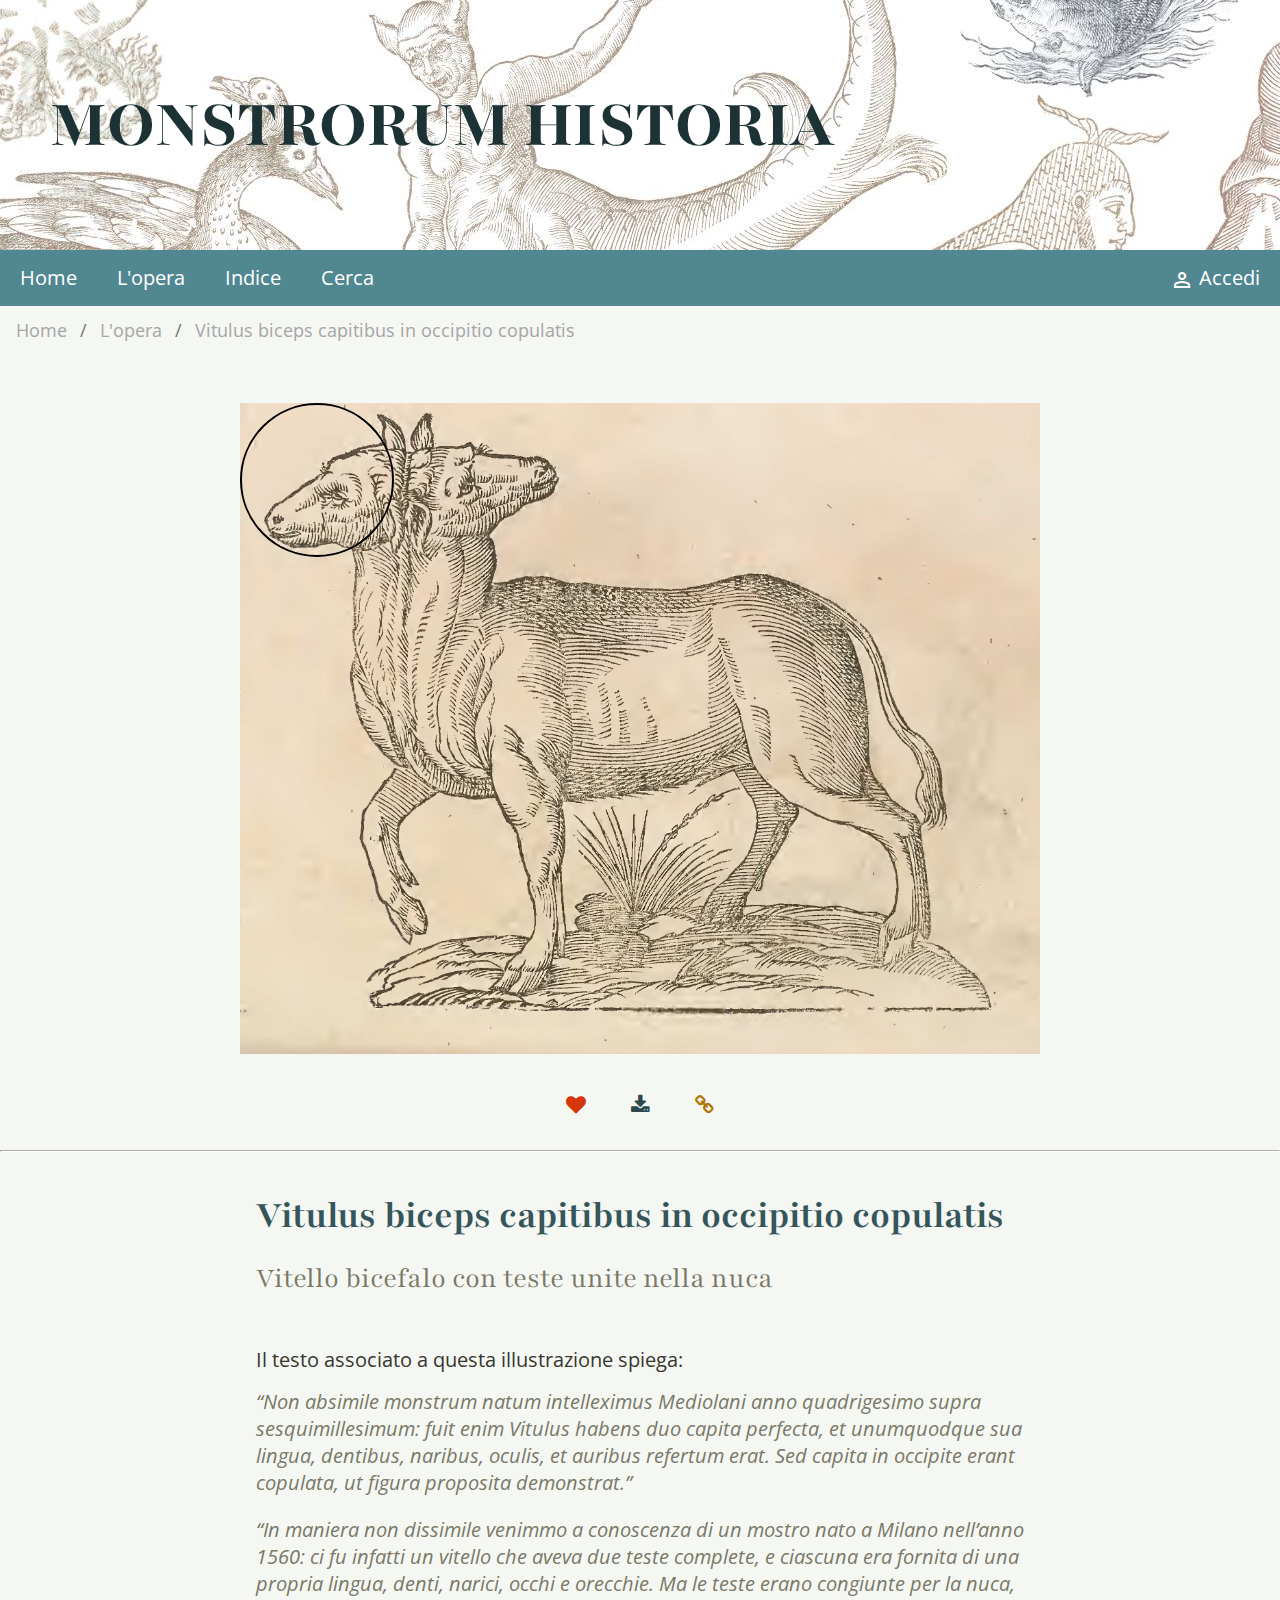
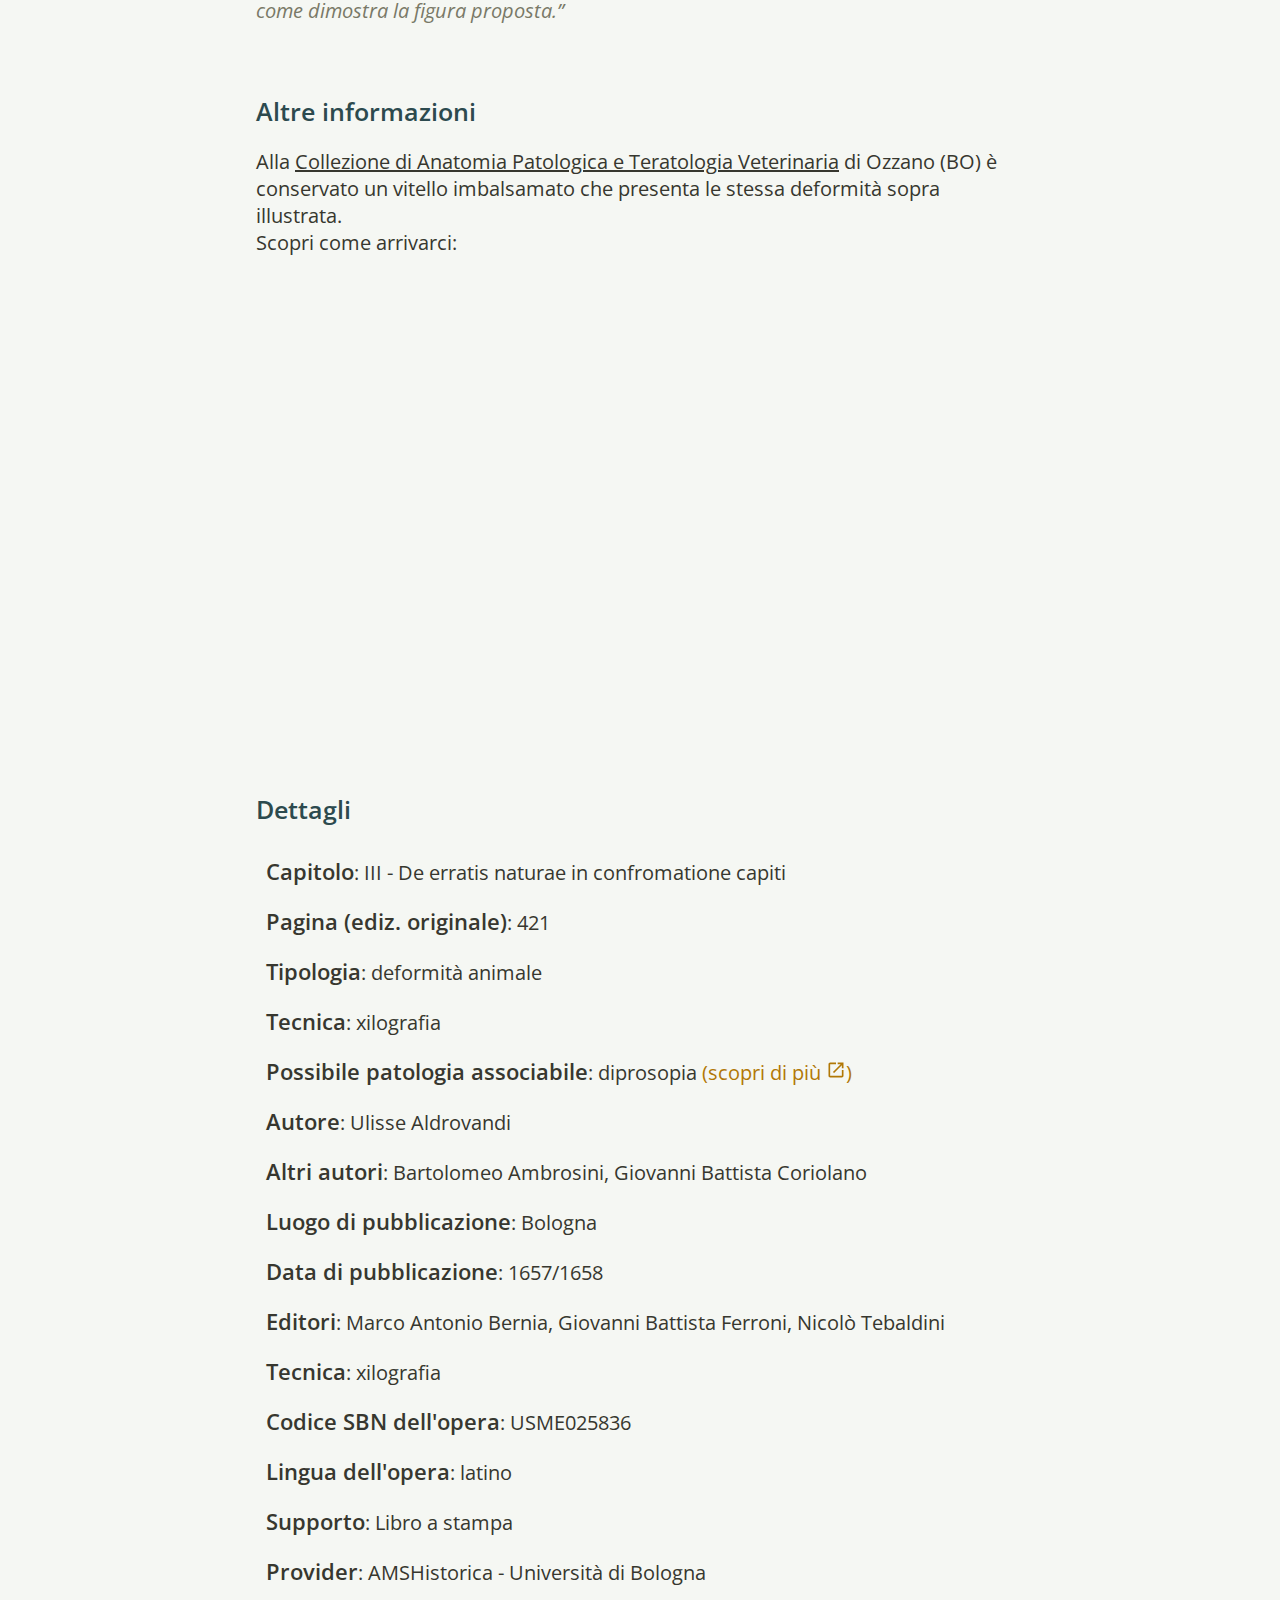
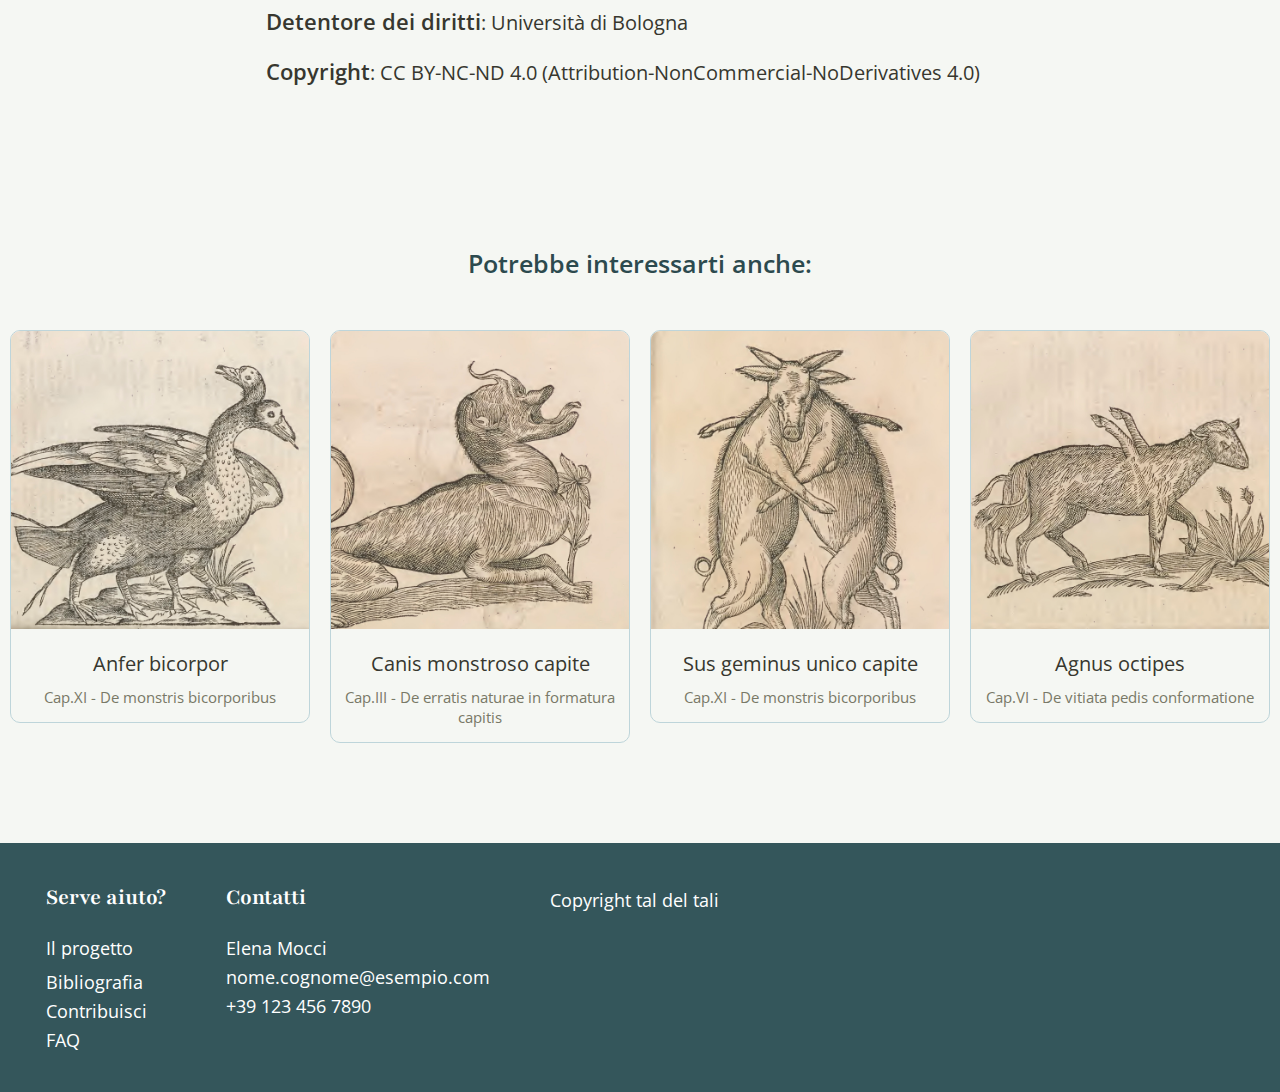
<file: vitulus.html>
<!DOCTYPE html>
<html>
	<head>
		<title>Vitulus biceps</title>
		<meta charset="utf-8">
		<link rel="icon" type="image/x-icon" href="images/favicon.ico">
		<link rel= "stylesheet" href= "css/style.css">
		<link rel="preconnect" href="https://fonts.googleapis.com">
		<link rel="preconnect" href="https://fonts.gstatic.com" crossorigin>
		<link href="https://fonts.googleapis.com/css2?family=Open+Sans:ital,wght@0,300..800;1,300..800&family=Playfair:ital,opsz,wght@0,5..1200,300..900;1,5..1200,300..900&display=swap" rel="stylesheet">
		<link rel="stylesheet" href="https://cdnjs.cloudflare.com/ajax/libs/font-awesome/4.7.0/css/font-awesome.min.css">
		<link href="https://fonts.googleapis.com/css2?family=Material+Symbols+Outlined" rel="stylesheet"/>
		<!--<script>
function magnify(imgID, zoom) {
  var img, glass, w, h, bw;
  img = document.getElementById(imgID);
  /*create magnifier glass:*/
  glass = document.createElement("DIV");
  glass.setAttribute("class", "img-magnifier-glass");
  /*insert magnifier glass:*/
  img.parentElement.insertBefore(glass, img);
  /*set background properties for the magnifier glass:*/
  glass.style.backgroundImage = "url('" + img.src + "')";
  glass.style.backgroundRepeat = "no-repeat";
  glass.style.backgroundSize = (img.width * zoom) + "px " + (img.height * zoom) + "px";
  bw = 3;
  w = glass.offsetWidth / 2;
  h = glass.offsetHeight / 2;
  /*execute a function when someone moves the magnifier glass over the image:*/
  glass.addEventListener("mousemove", moveMagnifier);
  img.addEventListener("mousemove", moveMagnifier);
  /*and also for touch screens:*/
  glass.addEventListener("touchmove", moveMagnifier);
  img.addEventListener("touchmove", moveMagnifier);
  function moveMagnifier(e) {
    var pos, x, y;
    /*prevent any other actions that may occur when moving over the image*/
    e.preventDefault();
    /*get the cursor's x and y positions:*/
    pos = getCursorPos(e);
    x = pos.x;
    y = pos.y;
    /*prevent the magnifier glass from being positioned outside the image:*/
    if (x > img.width - (w / zoom)) {x = img.width - (w / zoom);}
    if (x < w / zoom) {x = w / zoom;}
    if (y > img.height - (h / zoom)) {y = img.height - (h / zoom);}
    if (y < h / zoom) {y = h / zoom;}
    /*set the position of the magnifier glass:*/
    glass.style.left = (x - w) + "px";
    glass.style.top = (y - h) + "px";
    /*display what the magnifier glass "sees":*/
    glass.style.backgroundPosition = "-" + ((x * zoom) - w + bw) + "px -" + ((y * zoom) - h + bw) + "px";
  }
 function getCursorPos(e) {
    var a, x = 0, y = 0;
    e = e || window.event;
    // Get the bounding rectangle of the image
    a = img.getBoundingClientRect();
    // Calculate the cursor's position relative to the image
    x = e.pageX - a.left;
    y = e.pageY - a.top;
    // Adjust for any page scrolling
    x = x - window.pageXOffset;
    y = y - window.pageYOffset;
    return { x: x, y: y };
	}
}
</script>
<script>
/* Execute the magnify function: */
magnify("vitello", 3);
/* Specify the id of the image, and the strength of the magnifier glass: */
</script>-->
	</head>

	<body>
		<!--segue header-->
		<div class="header_container">
		<a href="index.html"><div class="header">
			<h1>MONSTRORUM HISTORIA</h1>
		</div></a>
		</div>
		<!-- segue top navbar-->
		<div class="navbar">
		  <a href="index.html">Home</a>
		  <a href="opera.html">L'opera</a>
		  <a href="indice.html">Indice</a>
		  <a href="cerca.html">Cerca</a>
		  <a href="#" class="split"><span class="material-symbols-outlined">person</span> Accedi</a>
		</div>
		</div>

		

		<!--briciole di pane-->
		<ul class="breadcrumb">
			<li><a href="index.html">Home</a></li>
			<li><a href="opera.html">L'opera</a></li>
			<li>Vitulus biceps capitibus in occipitio copulatis</li>
		</ul>

		<div class="img-magnifier-container">
			<div class="cornice_foto">
			<img id="vitello" src="images/vitulus_biceps.jpg" alt="Vitello con due teste unite per la nuca" width="800px">
			</div>
		</div>

		<div class="icons_container">
			<div class="icons_group">
				<a href="#"><i class="fa fa-regular fa-heart"></i></a>
				<a href="images/vitulus_biceps.jpg" download><i class="fa fa-solid fa-download"></i></a>				
				<a href="#"><i class="fa fa-solid fa-link"></i></a>
			</div>
		</div>

		<hr>
<!--script del magnifier-->
		<script>
function magnify(imgID, zoom) {
  var img, glass, w, h, bw;
  img = document.getElementById(imgID);
  /*create magnifier glass:*/
  glass = document.createElement("DIV");
  glass.setAttribute("class", "img-magnifier-glass");
  /*insert magnifier glass:*/
  img.parentElement.insertBefore(glass, img);
  /*set background properties for the magnifier glass:*/
  glass.style.backgroundImage = "url('" + img.src + "')";
  glass.style.backgroundRepeat = "no-repeat";
  glass.style.backgroundSize = (img.width * zoom) + "px " + (img.height * zoom) + "px";
  bw = 3;
  w = glass.offsetWidth / 2;
  h = glass.offsetHeight / 2;
  /*execute a function when someone moves the magnifier glass over the image:*/
  glass.addEventListener("mousemove", moveMagnifier);
  img.addEventListener("mousemove", moveMagnifier);
  /*and also for touch screens:*/
  glass.addEventListener("touchmove", moveMagnifier);
  img.addEventListener("touchmove", moveMagnifier);
  function moveMagnifier(e) {
    var pos, x, y;
    /*prevent any other actions that may occur when moving over the image*/
    e.preventDefault();
    /*get the cursor's x and y positions:*/
    pos = getCursorPos(e);
    x = pos.x;
    y = pos.y;
    /*prevent the magnifier glass from being positioned outside the image:*/
    if (x > img.width - (w / zoom)) {x = img.width - (w / zoom);}
    if (x < w / zoom) {x = w / zoom;}
    if (y > img.height - (h / zoom)) {y = img.height - (h / zoom);}
    if (y < h / zoom) {y = h / zoom;}
    /*set the position of the magnifier glass:*/
    glass.style.left = (x - w) + "px";
    glass.style.top = (y - h) + "px";
    /*display what the magnifier glass "sees":*/
    glass.style.backgroundPosition = "-" + ((x * zoom) - w + bw) + "px -" + ((y * zoom) - h + bw) + "px";
  }
 function getCursorPos(e) {
    var a, x = 0, y = 0;
    e = e || window.event;
    // Get the bounding rectangle of the image
    a = img.getBoundingClientRect();
    // Calculate the cursor's position relative to the image
    x = e.pageX - a.left;
    y = e.pageY - a.top;
    // Adjust for any page scrolling
    x = x - window.pageXOffset;
    y = y - window.pageYOffset;
    return { x: x, y: y };
	}
}
</script>
<script>
/* Execute the magnify function: */
magnify("vitello", 3);
/* Specify the id of the image, and the strength of the magnifier glass: */
</script>

		<div class="item_description">
			<div class="item_infos">
			<h2>Vitulus biceps capitibus in occipitio copulatis</h2>
			<h3>Vitello bicefalo con teste unite nella nuca</h3>

			<h4>Il testo associato a questa illustrazione spiega:</h4>
			<p>“Non absimile monstrum natum intelleximus Mediolani anno quadrigesimo supra sesquimillesimum: fuit enim Vitulus habens duo capita perfecta, et unumquodque sua lingua, dentibus, naribus, oculis, et auribus refertum erat. Sed capita in occipite erant copulata, ut figura proposita demonstrat.”</p>
			<p>“In maniera non dissimile venimmo a conoscenza di un mostro nato a Milano nell’anno 1560: ci fu infatti un vitello che aveva due teste complete, e ciascuna era fornita di una propria lingua, denti, narici, occhi e orecchie. Ma le teste erano congiunte per la nuca, come dimostra la figura proposta.”</p>
			</div>
		<div class="altre_info">
			<h3>Altre informazioni</h3>
			<p>Alla <a href="https://sma.unibo.it/it/il-sistema-museale/collezione-di-anatomia-patologica-e-teratologia-veterinaria" title="Vai al sito della collezione" target=”_blank”>Collezione di Anatomia Patologica e Teratologia Veterinaria</a> di Ozzano (BO) è conservato un vitello imbalsamato che presenta le stessa deformità sopra illustrata. <br> Scopri come arrivarci:
			</p>
			<iframe class="map" src="https://www.google.com/maps/embed?pb=!1m18!1m12!1m3!1d11821.290385790226!2d11.479499153332306!3d44.43657881971055!2m3!1f0!2f0!3f0!3m2!1i1024!2i768!4f13.1!3m3!1m2!1s0x132b2cebd68fbe39%3A0xe581e63e5a8ad578!2sCollezione%20di%20Anatomia%20Patologica%20e%20Teratologia%20Veterinaria%20%22Alessandrini%20-%20Ercolani%22!5e1!3m2!1sit!2sit!4v1736853382257!5m2!1sit!2sit" width="600" height="450" style="border:0;" allowfullscreen="" loading="lazy" referrerpolicy="no-referrer-when-downgrade"></iframe>
		</div>
		<div class="metadata">
			<h3>Dettagli</h3>
			
				<p><span class="categorie">Capitolo</span>: III - De erratis naturae in confromatione capiti</p>
				<p><span class="categorie">Pagina (ediz. originale)</span>: 421</p>
				<p><span class="categorie">Tipologia</span>: deformità animale</p>
				<p><span class="categorie">Tecnica</span>: xilografia</p>
				<p><span class="categorie">Possibile patologia associabile</span>: diprosopia <a href="https://en.wikipedia.org/wiki/Diprosopus" title="Vai alla pagina Wikipedia" target=”_blank”>(scopri di più <svg xmlns="http://www.w3.org/2000/svg" height="20px" viewBox="0 -960 960 960" width="20px" fill="#B17806"><path d="M200-120q-33 0-56.5-23.5T120-200v-560q0-33 23.5-56.5T200-840h280v80H200v560h560v-280h80v280q0 33-23.5 56.5T760-120H200Zm188-212-56-56 372-372H560v-80h280v280h-80v-144L388-332Z"/></svg>)</a></p>
				<p><span class="categorie DC.Creator">Autore</span>: Ulisse Aldrovandi</p>
				<p><span class="categorie DC.Creator">Altri autori</span>: Bartolomeo Ambrosini, Giovanni Battista Coriolano</p>
				<p><span class="categorie">Luogo di pubblicazione</span>: Bologna</p>
				<p><span class="categorie DC.date">Data di pubblicazione</span>: 1657/1658</p>
				<p><span class="categorie DC.publisher">Editori</span>: Marco Antonio Bernia, Giovanni Battista Ferroni, Nicolò Tebaldini</p>
				<p><span class="categorie">Tecnica</span>: xilografia</p>
				<p><span class="categorie">Codice SBN dell'opera</span>: USME025836</p>
				<p><span class="categorie DC.Language">Lingua dell'opera</span>: latino</p>
				<p><span class="categorie">Supporto</span>: Libro a stampa</p>
				<p><span class="categorie">Provider</span>: AMSHistorica - Università di Bologna</p>
				<p><span class="categorie DC.RightsHolder">Detentore dei diritti</span>: Università di Bologna</p>
				<p><span class="categorie DC.Rights">Copyright</span>: CC BY-NC-ND 4.0 (Attribution-NonCommercial-NoDerivatives 4.0)</p>
			
		</div>
		
		</div>

		<div class="interessa_anche">
			<h3>Potrebbe interessarti anche:</h3>
			<div class="gallery_container">
				<div class="responsive">
				  <div class="gallery">
				    <a href="#">
				      <img src="images/anfer_bicorporis.jpg" alt="Anatra con due teste">
				    </a>
				    <div class="desc">
				    <h4>Anfer bicorpor</h4>
				    <p>Cap.XI - De monstris bicorporibus</p>
				  </div>
				  </div>
				</div>

				<div class="responsive">
				  <div class="gallery">
				    <a href="#">
				      <img src="images/canis.jpg" alt="Cane con testa deforme">
				    </a>
				    <div class="desc">
				    <h4>Canis monstroso capite</h4>
				    <p>Cap.III - De erratis naturae in formatura capitis</p>
				  	</div>
				  </div>
				</div>

				<div class="responsive">
				  <div class="gallery">
				    <a href="#">
				      <img src="images/sus_bicorporis.jpg" alt="maiale con una testa e due corpi">
				    </a>
				    <div class="desc">
				    <h4>Sus geminus unico capite</h4>
				    <p>Cap.XI - De monstris bicorporibus</p>
				  </div>
				  </div>
				</div>

				<div class="responsive">
				  <div class="gallery">
				    <a href="#">
				      <img src="images/agnus_octipes.jpg" alt="Agnello con otto zampe">
				    </a>
				    <div class="desc">
				    <h4>Agnus octipes</h4>
				    <p>Cap.VI - De vitiata pedis conformatione</p>
				  	</div>
				  </div>
				</div>

				<div class="clearfix"></div>
			</div>
		</div> 


		<div>
		<footer>
			<div class="container">
				<div class="footer_content">
					<h3>Serve aiuto?</h3>
					<p><a href="progetto.html">Il progetto</a><p>
					<p><a href="#">Bibliografia</a></p>
					<p><a href="#">Contribuisci</a></p>
					<p><a href="#">FAQ</a></p>
				</div>
				<div class="footer_content">
					<h3>Contatti</h3>
					<p>Elena Mocci</p>
					<p>nome.cognome@esempio.com</p>
					<p>+39 123 456 7890</p>
				</div>
				<div class="footer_content">
					<p>Copyright tal del tali</p>
				</div>
			</div>
		</footer>
	</div>
	</body>
</file>
<file: css/style.css>
*{
	margin: 0;
	padding: 0;
	/*/list-style: none;*/
	text-decoration: none;

}

body {
	font-family: "Open Sans", arial, sans-serif;
	font-size: 20px;
	background color: #f5f7f3;
	margin: 0;
	color: #37372f;
}

h1, h2, h3 {
	font-family: "Playfair", Times, serif;
}

strong {
	font-weight: 700;
	color: #518790;
}

/*header*/
.header_container {
	width: 100%;
	height: 250px;
	display: flex;
	justify-content: left;
	align-items: center;
	background-image: url(../images/header3.jpg); 
	background-position: center;
}

.header {
	padding: 0px;
	text-align: left;
  color: #1D3234;
  padding-left: 50px;
}
.header a:visited {
	color: black;
}

.header h1 {
	font-size: 70px;
	font-family: "Playfair";
	font-weight: 800;
}


/*menù di navigazione*/

.navbar {
  overflow: hidden;
  background-color: #518790;
  position: sticky;
  position: -webkit-sticky;
  top: 0;
  z-index: 1;
}
.navbar a {
  float: left;
  display: block;
  color: white;
  text-align: center;
  padding: 14px 20px;
  text-decoration: none;
}
.navbar a:hover:not(.active) {
	background-color: #487b87;
	transition: 0.3s ease-out;
}
.navbar .active {
	background-color: #2C4A4E; 
}

.navbar a.split {
  float: right;
  color: white;

}
.navbar .material-symbols-outlined {
	color: white;
	vertical-align: middle;
}


/*FOOTER*/

footer {
	background-color: #34565B;

}
.footer_content {
	float: left;
	padding: 20px 30px;
	color: white;
}
.footer_content p {
	padding-top: 5px;
	font-size: 18px;
}

.footer_content a {
	color: white;
}
.footer_content a:visited {
	color: white;
}
.footer_content a:hover {
	color: #F6AB13;
	transition: 0.3s ease-out;
}


/*righe iniziali in home page per la presentazione*/

#presentazione_home {
	background-color: #f5f7f3;
	font-size: 27px;
	text-align: center;
	padding: 30px 50px;
	border-bottom-color: #343E28;
	border-bottom-style: solid;
	border-bottom-width: 1px;
}
#presentazione_home  p {
		margin-bottom: 25px;
}

#presentazione_home span {
	color: #ECA009;
	font-weight: 600;
}

/* area destinata alla ricerca per temi e carosello */

.ricerca_per {
	background-color: #f5f7f3;
	padding-top: 30px;
	padding-bottom: 80px;
	

}
h2.page_titles {
	text-align: center;
	font-size: 50px;
	font-family: "Playfair";
	padding-bottom: 50px;
}

.carosello_container {
	box-sizing: border-box;
	max-width: 80%;
  position: relative;
 	margin: auto;
}
.mySlides {
	display: none;
}
.prev, .next {
	cursor: pointer;
  position: absolute;
  top: 50%;
  width: auto;
 	margin-top: -22px;
 	padding: 16px;
 	color: white;  	
 	font-weight: bold;
  font-size: 18px;
 	transition: 0.6s ease;
 	border-radius: 0 3px 3px 0;
 	user-select: none;
}

/* Position the "next button" to the right */
.next {
  right: 0;
  border-radius: 3px 0 0 3px;
}

/* On hover, add a black background color with a little bit see-through */
.prev:hover, .next:hover {
  background-color: rgba(0,0,0,0.8);
}

/* Caption text */
.text {
  color: #D8E7E9;
  font-size: 40px;
  font-family: "Playfair";
  font-weight: 200;
  padding: 20px 0px;
  position: absolute;
  bottom: 8px;
  width: 100%;
  text-align: center;
  background: rgba(0, 0, 0, 0.5);

}
.dot {
  cursor: pointer;
  height: 15px;
  width: 15px;
  margin: 0 2px;
  background-color: #bbb;
  border-radius: 50%;
  display: inline-block;
  transition: background-color 0.6s ease;
}
.active, .dot:hover {
  background-color: #717171;
}

/* Fading animation */
.fade {
  animation-name: fade;
  animation-duration: 1.5s;
}

@keyframes fade {
  from {opacity: .4}
  to {opacity: 1}
}


/* seconda fascia destinata a ulteriori informazioni */

.more_informations {
	background-color: #f5f7f3;
}
h2.card_titles {
	font-family: "Playfair";
	font-size: 35px;
}
.column {
  float: left;
  width: 32%;
  margin-bottom: 16px;
  padding: 50px 8px;

}

/* Display the columns below each other instead of side by side on small screens */
@media screen and (max-width: 650px) {
  .column {
    width: 100%;
    display: block;
  }
}

/* Add some shadows to create a card effect */
.card {
  box-shadow: 0 4px 8px 0 rgba(0, 0, 0, 0.2);
}

.card:hover {
	border: 3px solid #518790;
	box-shadow: none;
}

/* Some left and right padding inside the container */
.container {
  padding: 20px 16px;
}

/* Clear floats */
.container::after, .row::after {
  content: "";
  clear: both;
  display: table;
}

.title {
  color: grey;
}

.column a {
	color: #37372f
}

.column a:visited {
	color: #37372f; /*questo è il colore quasi nero*/
}

/*Stile relativo al visualizzatore pdf*/

.visualizzatore_pdf {	
		background-color: #f5f7f3;
		display: flex;
		flex-direction: column;
		align-items: center;
		padding: 50px 0px;
}

.visualizzatore_pdf p {
	padding-bottom: 25px;
	font-size: 25px;
	text-align: center;
}

.visualizzatore_pdf a {
	color: #B17806;
}

.visualizzatore_pdf a:visited {
	color: #B17806;
}

.visualizzatore_pdf a:hover {
	text-decoration: underline;
}

.visualizzatore_pdf iframe {
	margin: auto;
	width: 90%;
	height: 600px;
}

.tagcloud_container {
	display: flex;
	flex-direction: row;
	background-color: #f5f7f3;
	padding: 60px 0px;
}

.blocco_testo {
	padding: 0px 30px;
}
.blocco_testo h3 {
	font-size: 35px;
	font-family: "Playfair";
}

/* STILE RELATIVO ALLA PAGINA DELL'INDICE*/

ul.breadcrumb {
  padding: 10px 16px;
  list-style: none;
  background-color: #f5f7f3;
}

/* Display list items side by side */
ul.breadcrumb li {
  display: inline;
  font-size: 18px;
}

/* Add a slash symbol (/) before/behind each list item */
ul.breadcrumb li+li:before {
  padding: 8px;
  color: #737373;
  content: "/\00a0";
}

/* Add a color to all links inside the list */
ul.breadcrumb li a {
  color:  #a6a6a6;
  text-decoration: none;
}
ul.breadcrumb li {
  color: #a6a6a6;
}

/* Add a color on mouse-over */
ul.breadcrumb li a:hover {
  color: #595959;
  text-decoration: underline;

}

/*#contenuto_pagina_indice {
	background-color: #f5f7f3;
	display: flex;
	flex-direction: row;
}*/

#descrizione_indice {
	padding: 25px 20px;
	border-bottom: solid;
	border-bottom-width: 1px;
	border-bottom-color: #a6a6a6;
	border-top: solid;
	border-top-width: 1px;
	border-top-color: #a6a6a6;
	background-color: #f5f7f3;
}
#descrizione_indice h2 {
 font-family: "Playfair";
 font-size: 40px;
}

#whole_index {
	display: flex;
	flex-direction: row;
	width: 100%;
	background-color: #f5f7f3;
}
/*styling sidebar*/

#sidebar_container {
	background-color: #f5f7f3;
	height: 100%;
	position: sticky;
	top: 51px;
	font-size: 24px;
	
}

.sidebar {
  margin-top: 20px;
  width: 300px;
  background-color: #E5EEF0;
  height: 400px;
  overflow: auto;
  border: solid 1px #BED5DA;
  border-radius: 5px;

}

.sidebar a {
  display: block;
  color: black;
  padding: 16px 30px;
  text-decoration: none;
}
.sidebar a.active {
  background-color: #04AA6D;
  color: white;
}
/* !!!! vedere questo effetto per barra di navigazione superiore!!! */
.sidebar a:hover:not(.active) {
  background-color: #BED5DA;
  color: #629AA7;
  transition: 0.3s
}

/* On screens that are less than 700px wide, make the sidebar into a topbar */
@media screen and (max-width: 700px) {
  .sidebar {
    width: 100%;
    height: auto;
    position: sticky;
  }
  .sidebar a {float: left;}
}

/* On screens that are less than 400px, display the bar vertically, instead of horizontally */
@media screen and (max-width: 400px) {
  .sidebar a {
    text-align: center;
    float: none;
  }
}
/* styling del contenuto dell'indice*/
#index_container {
	height:800px;
	flex: 1;
	overflow: auto;
	padding-bottom: 20px;
}
#index_text {

	margin: 20px;
}
#index_text h2, ul {
	padding-top: 20px;
	padding-left: 60px;
}
#index_text li a {
	color: #F6AB13;
}
#index_text li a:visited {
		color: #F6AB13;
}
#index_text li a:hover {
	color: #B17806;
}


#index_text li{
	font-size: 20px;
	padding-bottom: 8px;
}
#index_text h2 {
	font-size: 35px;
	font-family: "Playfair";
}


/* PAGINA CERCA */

/* barra di ricerca */
.search {
	--padding: 14px;

	width: max-content;
	display: inline-flex;
	align-items: center;
	padding: var(--padding);
	border-radius: 28px;
	background: #E5EFF0;
	width: 600px;
	transition: box-shadow;
	align-self: center;
	transition: background 0.25s;
	
}


.search_input {
	font-size: 16px;
	color: #333333;
	margin-left: var(--padding);
	outline: none;
	border: none;
	background: transparent;
	flex: 1;

}
.search:focus-within {
	background: #CBDFE2;
}
.search_input::placeholder,
.material-symbols-outlined {
	color: #487b87;
}

#contenuto_cerca {
	background-color: #f5f7f3;
	padding-bottom: 100px;
	
}
#cerca {
	padding-top: 50px;
	padding-bottom: 50px;
	text-align: center;
	font-size: 40px;
	font-family: "Playfair";
}

form {
	display: flex;
	justify-content: center;
	align-items: center;
}

#messaggio_pagina {
	font-size: 25px;
	color: #D6DECE;
	text-align: center;
	background-color: #f5f7f3;
	padding-top: 30px;
	padding-bottom: 700px;
	font-weight: 100;
}


/*PAGINA L'OPERA*/
#messaggio_opera {
	padding: 30px;
	border-bottom: solid;
	border-bottom-width: 1px;
	border-bottom-color: #a6a6a6;
	border-top: solid;
	border-top-width: 1px;
	border-top-color: #a6a6a6;
	background-color: #f5f7f3;
}
#messaggio_opera h2 {
	padding-bottom: 15px;
	font-family: "Playfair";
	font-size: 40px;
}
#whole_tab {
	padding-top: 20px;
	background-color: #f5f7f3;
	height: 1000px;
}

.tab {
  float: left;
  border: 1px solid #BED5DA;
  border-radius: 5px;
  background-color: #E5EEF0;
  width: 20%;
  height: 420px;
  overflow: auto;
  position: sticky;
  top: 60px;
}

/* Style the buttons inside the tab */
.tab button {
  display: block;
  background-color: inherit;
  color: black;
  font-size: 30px;
  padding: 22px 16px;
  width: 100%;
  border: none;
  outline: none;
  text-align: left;
  cursor: pointer;
  transition: 0.3s;
  font-size: 17px;
}

/* Change background color of buttons on hover */
.tab button:hover {
  background-color: #D8E6E9;
}

/* Create an active/current "tab button" class */
.tab button.active {
  background-color: #BED5DA;
}

/* Style the tab content */
.tabcontent {
  float: left;
  padding: 10px 40px;
  width: 73%;
  border-left-width: 1px;
  height: auto;
  background-color: #f5f7f3;

}
.tabcontent ul {
	padding-top: 20px;
	padding-left: 25px;

}
.tabcontent li {
	padding-bottom: 10px;
	color: #37372f;
	list-style-type: circle;
}
.tabcontent a:visited {
	color: #37372f;
}
.tabcontent li:hover {
	color: #B17806;
	text-decoration: underline;
}

.tabcontent h3 {
	font-family: "Playfair";
	font-size: 35px;
}

/*PAGINA ITEM*/
.img-magnifier-container {
  position: relative;
  text-align: center;
  background-color: #f5f7f3;
  padding-top: 50px;
  padding-bottom: 20px;
}

.cornice_foto {
	width: 800px;
	position: relative;
	margin: auto;
}



.img-magnifier-glass {
  position: absolute;
  border: 2px solid #000;
  border-radius: 50%;
  cursor: none;
  /*Set the size of the magnifier glass:*/
  width: 150px;
  height: 150px;
}

.icons_container {
	height: 70px;
	background-color: #f5f7f3;
}

.icons_group {
	text-align: center;
}

.fa {
  padding: 10px;
  font-size: 50px;
  text-align: center;
  text-decoration: none;
  margin: 5px 10px;
  border-radius: 50%;
}

.fa:hover {
    background-color: #E0E7DA;
}

.fa-heart {
	color: #D5370B;
	background-color: transparent;
} 

.fa-download {
	color: #2C4A4E;
	background-color: transparent;
}

.fa-link {
	color: #B17806;
	background-color: transparent;
}

hr {
	border-color: white;
	border-width: 1px;
}

.item_description {
	 background-color: #f5f7f3;
	 padding-top: 40px;
	 padding-bottom: 100px;

	
}

.item_infos {
	width: 60%;
	height: auto;
	text-align: left;
	margin-left: 20%;
	margin-right: 20%;
}
.item_infos h2 {
	font-size: 40px;
	font-family: "Playfair";
	color: #34565B
}
.item_infos h2, h3 {
	padding-bottom: 20px;
	;
}
.item_infos h3 {
	color: #797967;
	font-size: 30px;
	font-family: "Playfair";
	font-weight: 200;
}

.item_infos h4 {
	padding-top: 30px;
	padding-bottom: 15px;
	font-size: 20px;
	font-weight: 400;

}

.item_infos p {
	color: #797967;
	font-style: italic;
	padding-bottom: 20px;
}

.metadata {
	padding-top: 50px;
	width: 60%;
	height: auto;
	text-align: left;
	margin-left: 20%;
	margin-right: 20%;
}

.metadata h3 {
	font-size: 25px;
	font-family: "Open sans";
	font-weight: 600;
	color: #2C4A4E;
}

.metadata p {
	padding: 10px;
}

.metadata p a {
	color: #B17806;
}

.metadata p a:visited {
	color: #B17806;
}

.metadata p a:hover {
	text-decoration: underline;
}

span.categorie {
	font-size: 22px ;
	font-weight: 600;
	
}

.altre_info {
	width: 60%;
	margin-left: 20%;
	margin-right: 20%;
	padding-top: 50px;
}

.altre_info h3 {
	font-size: 25px;
	font-family: "Open sans";
	font-weight: 600;
	color: #2C4A4E;
}

.altre_info p {
	padding-bottom: 30px;
}

.map {
	align-self: center;
	width: 100%;
}

.altre_info a {
	color: inherit;
	text-decoration: underline;
}

.altre_info a:visited {
	color: inherit;
}

.altre_info a:hover {
	color: #B17806;
	text-decoration: underline;
}

.interessa_anche {
	background-color: #f5f7f3;
	padding-top: 50px;
}

.interessa_anche h3 {
	text-align: center;
	font-size: 25px;
	font-family: "Open sans";
	font-weight: 600;
	color: #2C4A4E;
	padding-bottom: 50px;
}


div.gallery {
  border: 1px solid #BED5DA;
  border-radius: 10px;
  overflow: hidden;
}

div.gallery:hover {
  border: 2px solid #518790;
  border-radius: 10px;
}

div.gallery img {
  width: 100%;
  height: auto;
}

div.desc {
  padding: 15px 5px;
  text-align: center;
}
div.desc p {
	font-size: 15px;
	color: #797967;
}

div.desc h4 {
	font-weight: 400;
	padding-bottom: 10px;
}


.responsive {
  padding: 0 10px;
  float: left;
  width: 24.99999%;
}

@media only screen and (max-width: 700px) {
  .responsive {
    width: 49.99999%;
    margin: 6px 0;
  }
}

@media only screen and (max-width: 500px) {
  .responsive {
    width: 100%;
  }
}

.clearfix:after {
  content: "";
  display: table;
  clear: both;
}

.gallery_container {
	padding-bottom: 100px;
	display: flex;
	flex-direction: row;
}

/*PAGINA DEFORMITà UMANE*/
.main {
	display: flex;
	flex-direction: row;
}

.sezione_filtri {
	background-color: #f5f7f3;
	padding-bottom: 50px;
	width: 24%;
}

.sezione_filtri h4 {
	padding: 30px 15px;
}

.filtri {
	display: flex;
	flex-direction: column;
	margin-left: 15px;
	position: sticky;
	top: 65px;
}

.accordion {
  background-color: #E5EEF0;
  color: #444;
  cursor: pointer;
  padding: 18px;
  width: 100%;
  text-align: left;
  border: none;
  outline: none;
  transition: 0.4s;
  font-size: 20px;
}

/* Add a background color to the button if it is clicked on (add the .active class with JS), and when you move the mouse over it (hover) */
.active, .accordion:hover {
  background-color: #D8E6E9;
}

/* Style the accordion panel. Note: hidden by default */
.panel {
  padding:5px 0px;
  background-color: #F2F7F8;
  display: none;
  overflow: hidden;
  width: 100%;
}
.lista_capitoli, .contenuti_aggiuntivi {
	padding: 10px 20px;
	border: solid;
	border-width: 1px;
	border-color: #ccc;
	margin-left: 5%;
	margin-right: 10%;
  margin-bottom: 20px;
  margin-top: 15px;
}
.ordine_alfabetico {
	display: flex;
	flex-direction: column;
}

.alphabeth_button {
	border: none;
  outline: none;
	background-color: #F6AB13;
  color: white;
  border-radius: 5px;
  padding: 14px 28px;
  font-size: 16px;
  cursor: pointer;
  margin: 10px 10%;

}
.alphabeth_button:hover {
	background-color: #B17806;
}

.contenitore_foto {
	width: 76%;
	display: grid;
	grid-template-columns: repeat(3, 1fr);
	background-color: #f5f7f3;
	padding-bottom: ;
}

.responsive2 {
	margin: 3%;
}

.pagination_container {
	background-color: #f5f7f3;
	padding: 70px 0px;
	display: flex;
	justify-content: center;
}

/* Pagination links */
.pagination a {
  color: black;
  padding: 8px 16px;
  text-decoration: none;
  transition: background-color .3s;
  margin
}

/* Style the active/current link */
.pagination a.active {
  background-color: #518790;
  color: white;
}

/* Add a grey background color on mouse-over */
.pagination a:hover:not(.active) {background-color: #ddd;}


/*PAGINA PROGETTO*/
.contenitore_progetto {
	display: flex;
	flex-direction: row;
	background-color: #f5f7f3;
}

.contenitore_sommario {
	position: relative;
	width: 25%;
}
.sommario {
	padding-top: 30px;
	padding-left: 50px;
	position: sticky;
	top: 51px;
	width: 100%;
}

.sommario li {
		padding: 7px 0px;
		font-size: 23px;
}

.sommario h2 {
	font-size: 40px;
}

.sommario a {
	color: inherit;
}

.sommario a:visited {
	color: inherit;
}

.sommario a:hover {
	text-decoration: underline;
	color: #629AA7;
}

.corpo_progetto {
	width: 75%;
	padding: 30px;
}

.corpo_progetto h2 {
	padding: 20px 0px;
	font-family: "Open Sans";
	font-weight: 700;
}

.corpo_progetto h3 {
	font-family: "Open Sans";
	padding: 15px 0px;
	font-weight: 600;
}

.corpo_progetto p {
	padding: 15px 0px;
	line-height: 33px;
}

.corpo_progetto li {
	padding: 7px 0px;
}

.corpo_progetto ul {
	list-style-type: circle; 
}

.corpo_progetto a {
	color: #F6AB13;
	text-decoration: underline;
}

.corpo_progetto a:visited {
	color:  #B17806;
}

.corpo_progetto a:hover {
	color: #F6AB13;
	text-decoration: underline;
}
</file>
